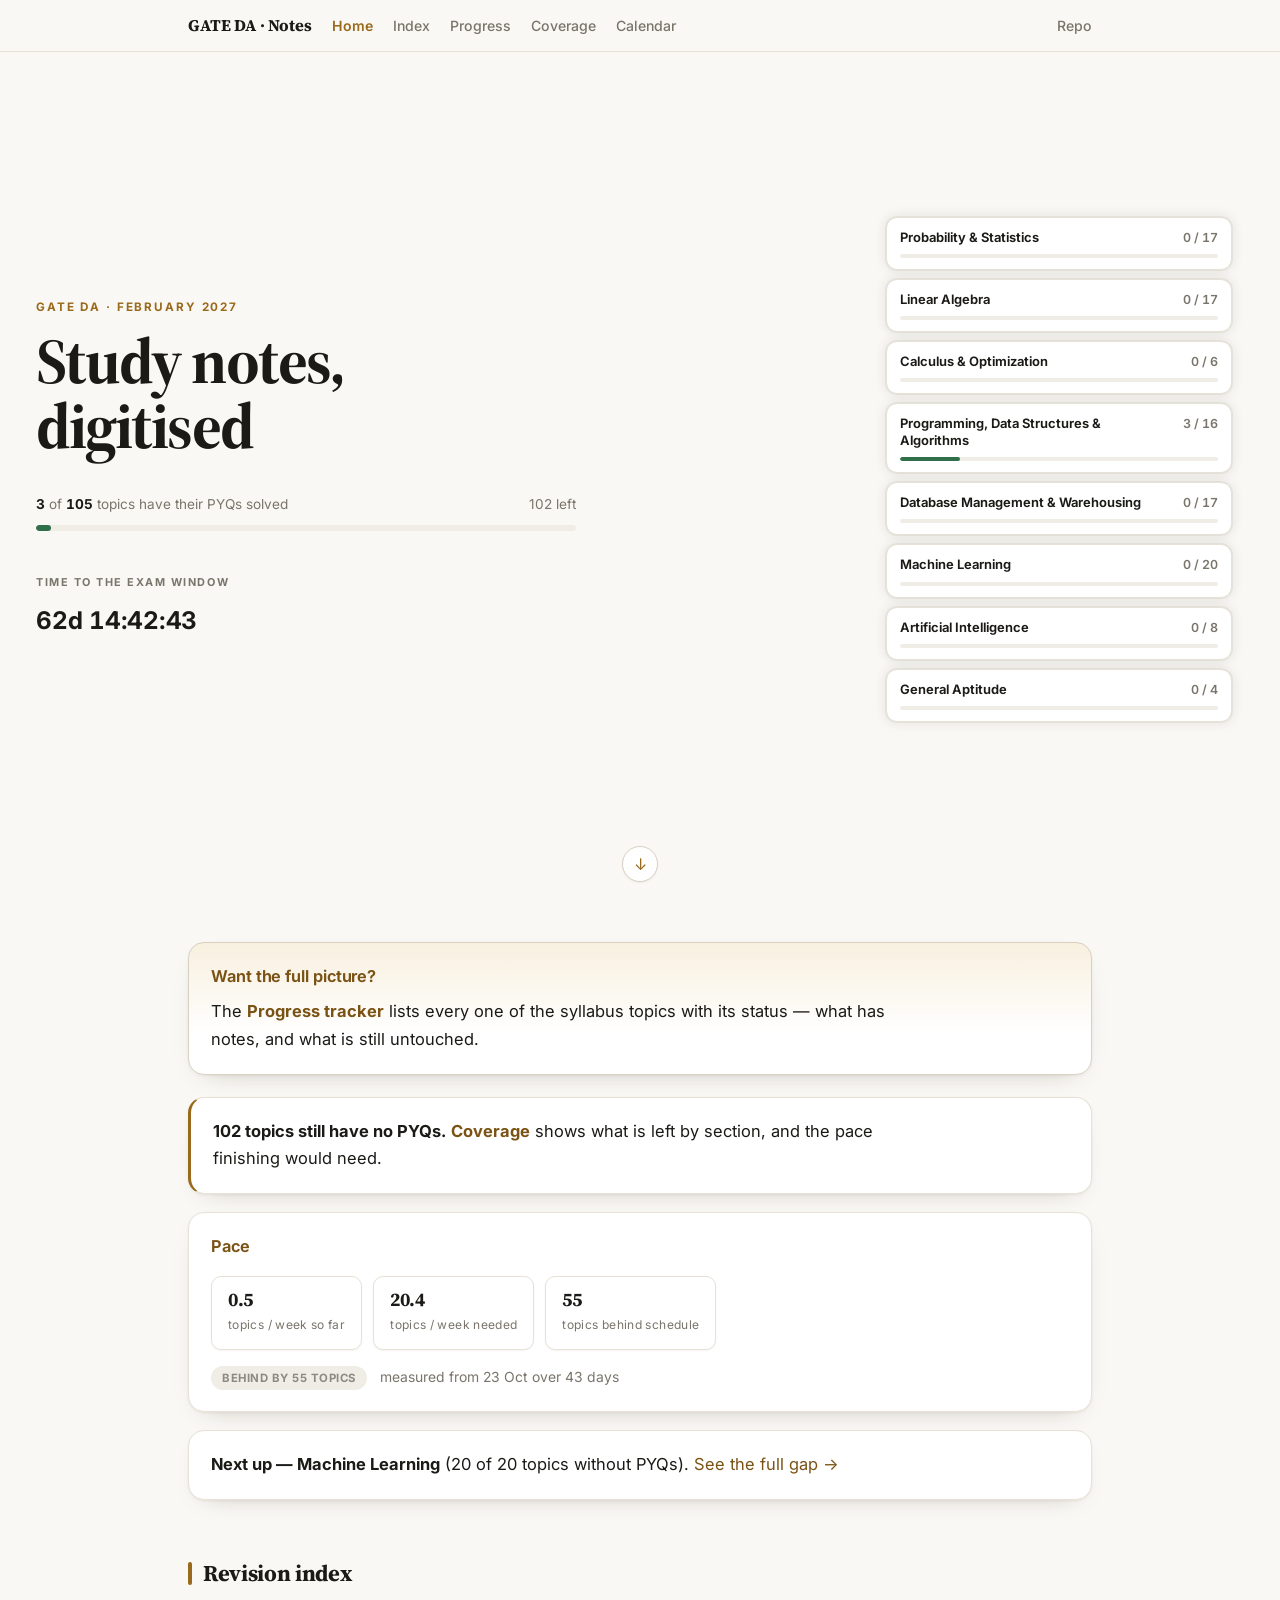
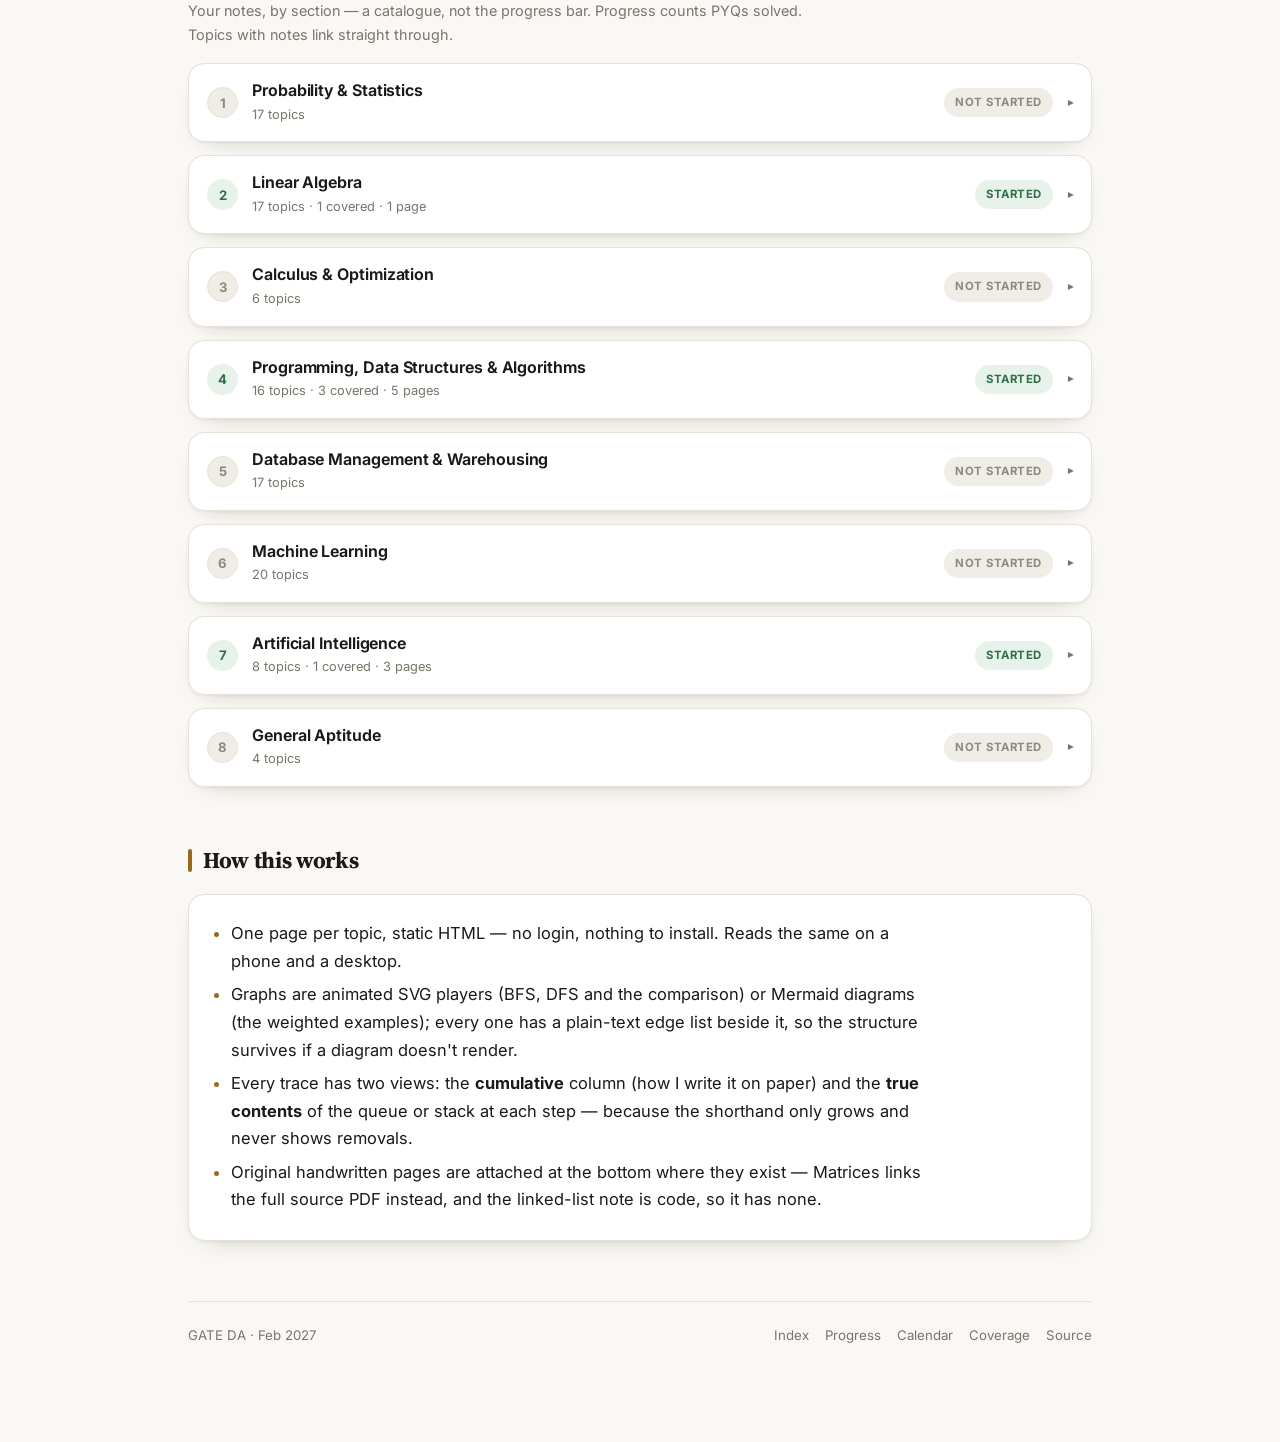
<file: index.html>
<!doctype html><html lang="en"><head><meta charset="utf-8"><meta name="viewport" content="width=device-width,initial-scale=1"><meta name="color-scheme" content="light dark"><link rel="icon" href="assets/favicon.svg" type="image/svg+xml"><link rel="icon" href="assets/favicon-32.png" sizes="32x32" type="image/png"><link rel="apple-touch-icon" href="assets/apple-touch-icon.png"><meta name="theme-color" content="#9a6a1c"><title>GATE DA — Study Notes · GATE DA Notes</title><link rel="preconnect" href="https://fonts.googleapis.com"><link rel="preconnect" href="https://fonts.gstatic.com" crossorigin><link href="https://fonts.googleapis.com/css2?family=Inter:wght@400;500;600;700&family=JetBrains+Mono:wght@400;600&family=Source+Serif+4:opsz,wght@8..60,600;8..60,700&display=swap" rel="stylesheet"><link rel="stylesheet" href="assets/site.css?v=25"></head><body><div class="nav"><div class="in"><a class="brand" href="index.html#top">GATE DA · Notes</a><a class="lnk on" href="index.html">Home</a><a class="lnk" href="index.html#index">Index</a><a class="lnk" href="progress.html">Progress</a><a class="lnk" href="coverage.html">Coverage</a><a class="lnk" href="calendar.html">Calendar</a><span class="sp"></span><a class="lnk" href="https://github.com/theskpaul/gate-da-notes">Repo</a></div></div><section class="landing" data-exam="2027-02-06" data-finish="2027-01-09" data-total="105" data-covered="0">
 <div class="landing-left">
  <p class="eyebrow">GATE DA · February 2027</p>
  <h1>Study notes, digitised</h1>
  <div class="lprog">
   <div class="ltxt">
    <span><b data-out="covered">0</b> of <b data-out="total">105</b> topics have their PYQs solved</span>
    <span><span data-out="left">105</span> left</span>
   </div>
   <div class="lbar"><div data-out="bar" style="width:3.8%"></div></div>
  </div>
  <div class="ltime"><small>Time to the exam window</small><span data-out="clock">—</span></div>
 </div>
 <aside class="landing-right">
  <a class="lcard" data-sec="sec-1" href="progress.html#sec-1"><div class="lname"><span>Probability &amp; Statistics</span><span class="lnum">0 / 17</span></div><div class="lbar"><div style="width:0.0%"></div></div></a>
  <a class="lcard" data-sec="sec-2" href="progress.html#sec-2"><div class="lname"><span>Linear Algebra</span><span class="lnum">0 / 17</span></div><div class="lbar"><div style="width:0.0%"></div></div></a>
  <a class="lcard" data-sec="sec-3" href="progress.html#sec-3"><div class="lname"><span>Calculus &amp; Optimization</span><span class="lnum">0 / 6</span></div><div class="lbar"><div style="width:0.0%"></div></div></a>
  <a class="lcard" data-sec="sec-4" href="progress.html#sec-4"><div class="lname"><span>Programming, Data Structures &amp; Algorithms</span><span class="lnum">0 / 16</span></div><div class="lbar"><div style="width:0.0%"></div></div></a>
  <a class="lcard" data-sec="sec-5" href="progress.html#sec-5"><div class="lname"><span>Database Management &amp; Warehousing</span><span class="lnum">0 / 17</span></div><div class="lbar"><div style="width:0.0%"></div></div></a>
  <a class="lcard" data-sec="sec-6" href="progress.html#sec-6"><div class="lname"><span>Machine Learning</span><span class="lnum">0 / 20</span></div><div class="lbar"><div style="width:0.0%"></div></div></a>
  <a class="lcard" data-sec="sec-7" href="progress.html#sec-7"><div class="lname"><span>Artificial Intelligence</span><span class="lnum">0 / 8</span></div><div class="lbar"><div style="width:0.0%"></div></div></a>
  <a class="lcard" data-sec="sec-8" href="progress.html#sec-8"><div class="lname"><span>General Aptitude</span><span class="lnum">0 / 4</span></div><div class="lbar"><div style="width:0.0%"></div></div></a>
 </aside>
 <a class="scroll-hint" href="#below" aria-label="Scroll down to the notes">↓</a>
</section>

<div class="wrap" id="below">
<div class="card accent">
<h3 style="margin-top:0">Want the full picture?</h3>
<p style="margin:0">The <a href="progress.html"><b>Progress tracker</b></a> lists every one of the syllabus topics with its status — what has notes, and what is still untouched.</p>
</div>

<div class="card" style="margin-top:22px;border-left:3px solid var(--accent)">
<p style="margin:0"><b><span data-out="left">—</span> topics still have no PYQs.</b> <a href="coverage.html"><b>Coverage</b></a> shows what is left by section, and the pace finishing would need.</p>
</div>

<div class="card" id="momentum">
<h3 style="margin-top:0">Pace</h3>
<div class="momentum">
 <div class="stat"><b data-out="actual">—</b><span>topics / week so far</span></div>
 <div class="stat"><b data-out="pace">—</b><span>topics / week needed</span></div>
 <div class="stat"><b data-out="behind">—</b><span>topics behind schedule</span></div>
</div>
<p style="margin:13px 0 0"><span id="pace-state" class="pill">—</span>
<span style="color:var(--muted);font-size:.87rem;margin-left:8px">measured from 23 Oct over
<span data-out="elapsed">—</span> days</span></p>
</div>

<div class="card" id="next-up" data-sections='[{"name":"Machine Learning","total":20,"left":20},{"name":"Probability &amp; Statistics","total":17,"left":17},{"name":"Database Management &amp; Warehousing","total":17,"left":17},{"name":"Linear Algebra","total":17,"left":16},{"name":"Programming, Data Structures &amp; Algorithms","total":16,"left":13},{"name":"Artificial Intelligence","total":8,"left":7},{"name":"Calculus &amp; Optimization","total":6,"left":6},{"name":"General Aptitude","total":4,"left":4}]'>
<p style="margin:0"><b>Next up — <span data-out="nu-name">Machine Learning</span></b>
(<span data-out="nu-count">20 of 20</span> topics without PYQs).
<a href="coverage.html">See the full gap →</a></p>
</div>

<h2 id="index"><span class="bar"></span>Revision index</h2>
<p class="sub">Your notes, by section — a catalogue, not the progress bar. Progress counts PYQs solved. Topics with notes link straight through.</p>
<details class="sec"><summary><span class="num">1</span><span class="t"><b>Probability &amp; Statistics</b><small>17 topics</small></span><span class="pill">Not started</span></summary><div class="body"><ul><li><span class="dot"></span><span class="none">No notes yet — 17 topics in this section</span></li></ul></div></details><details class="sec"><summary><span class="num done">2</span><span class="t"><b>Linear Algebra</b><small>17 topics · 1 covered · 1 page</small></span><span class="pill ok">Started</span></summary><div class="body"><ul><li class="has"><span class="dot"></span><span><a href="matrices.html">Matrices &amp; Determinants</a></span></li></ul></div></details><details class="sec"><summary><span class="num">3</span><span class="t"><b>Calculus &amp; Optimization</b><small>6 topics</small></span><span class="pill">Not started</span></summary><div class="body"><ul><li><span class="dot"></span><span class="none">No notes yet — 6 topics in this section</span></li></ul></div></details><details class="sec"><summary><span class="num done">4</span><span class="t"><b>Programming, Data Structures &amp; Algorithms</b><small>16 topics · 3 covered · 5 pages</small></span><span class="pill ok">Started</span></summary><div class="body"><ul><li class="has"><span class="dot"></span><span><a href="linked-list.html">Linked List — implementation</a></span></li><li class="has"><span class="dot"></span><span><a href="stack.html">Stack — array-backed</a></span></li><li class="has"><span class="dot"></span><span><a href="stack-linked.html">Stack — linked-list backed</a></span></li><li class="has"><span class="dot"></span><span><a href="queue.html">Queue — array-backed</a></span></li><li class="has"><span class="dot"></span><span><a href="queue-linked.html">Queue — linked-list backed</a></span></li></ul></div></details><details class="sec"><summary><span class="num">5</span><span class="t"><b>Database Management &amp; Warehousing</b><small>17 topics</small></span><span class="pill">Not started</span></summary><div class="body"><ul><li><span class="dot"></span><span class="none">No notes yet — 17 topics in this section</span></li></ul></div></details><details class="sec"><summary><span class="num">6</span><span class="t"><b>Machine Learning</b><small>20 topics</small></span><span class="pill">Not started</span></summary><div class="body"><ul><li><span class="dot"></span><span class="none">No notes yet — 20 topics in this section</span></li></ul></div></details><details class="sec"><summary><span class="num done">7</span><span class="t"><b>Artificial Intelligence</b><small>8 topics · 1 covered · 3 pages</small></span><span class="pill ok">Started</span></summary><div class="body"><ul><li class="has"><span class="dot"></span><span><a href="bfs.html">Uninformed Search — BFS</a></span></li><li class="has"><span class="dot"></span><span><a href="dfs.html">Depth First Search — DFS</a></span></li><li class="has"><span class="dot"></span><span><a href="comparison.html">BFS vs DFS — comparison</a></span></li><li class="has"><span class="dot"></span><span><a href="bfs-directed.html">BFS on a directed graph</a></span></li><li class="has"><span class="dot"></span><span><a href="comparison-directed.html">BFS vs DFS — directed graph</a></span></li></ul></div></details><details class="sec"><summary><span class="num">8</span><span class="t"><b>General Aptitude</b><small>4 topics</small></span><span class="pill">Not started</span></summary><div class="body"><ul><li><span class="dot"></span><span class="none">No notes yet — 4 topics in this section</span></li></ul></div></details>

<h2><span class="bar"></span>How this works</h2>
<div class="card">
<ul style="margin:0">
<li>One page per topic, static HTML — no login, nothing to install. Reads the same on a phone and a desktop.</li>
<li>Graphs are animated SVG players (BFS, DFS and the comparison) or Mermaid diagrams (the weighted examples); every one has a plain-text edge list beside it, so the structure survives if a diagram doesn't render.</li>
<li>Every trace has two views: the <b>cumulative</b> column (how I write it on paper) and the
<b>true contents</b> of the queue or stack at each step — because the shorthand only grows and never
shows removals.</li>
<li>Original handwritten pages are attached at the bottom where they exist — Matrices links the full source PDF instead, and the linked-list note is code, so it has none.</li>
</ul>
</div>
<footer><span>GATE DA · Feb 2027</span><span class="sp"></span><a href="index.html">Index</a><a href="progress.html">Progress</a><a href="calendar.html">Calendar</a><a href="coverage.html">Coverage</a><a href="https://github.com/theskpaul/gate-da-notes">Source</a></footer></div><script src="assets/player.js?v=6" defer></script><script src="assets/pyq.js?v=2" defer></script><script src="assets/urgency.js?v=10" defer></script><script src="assets/flip.js?v=2" defer></script><script src="assets/calendar.js?v=3" defer></script>
</body></html>
</file>
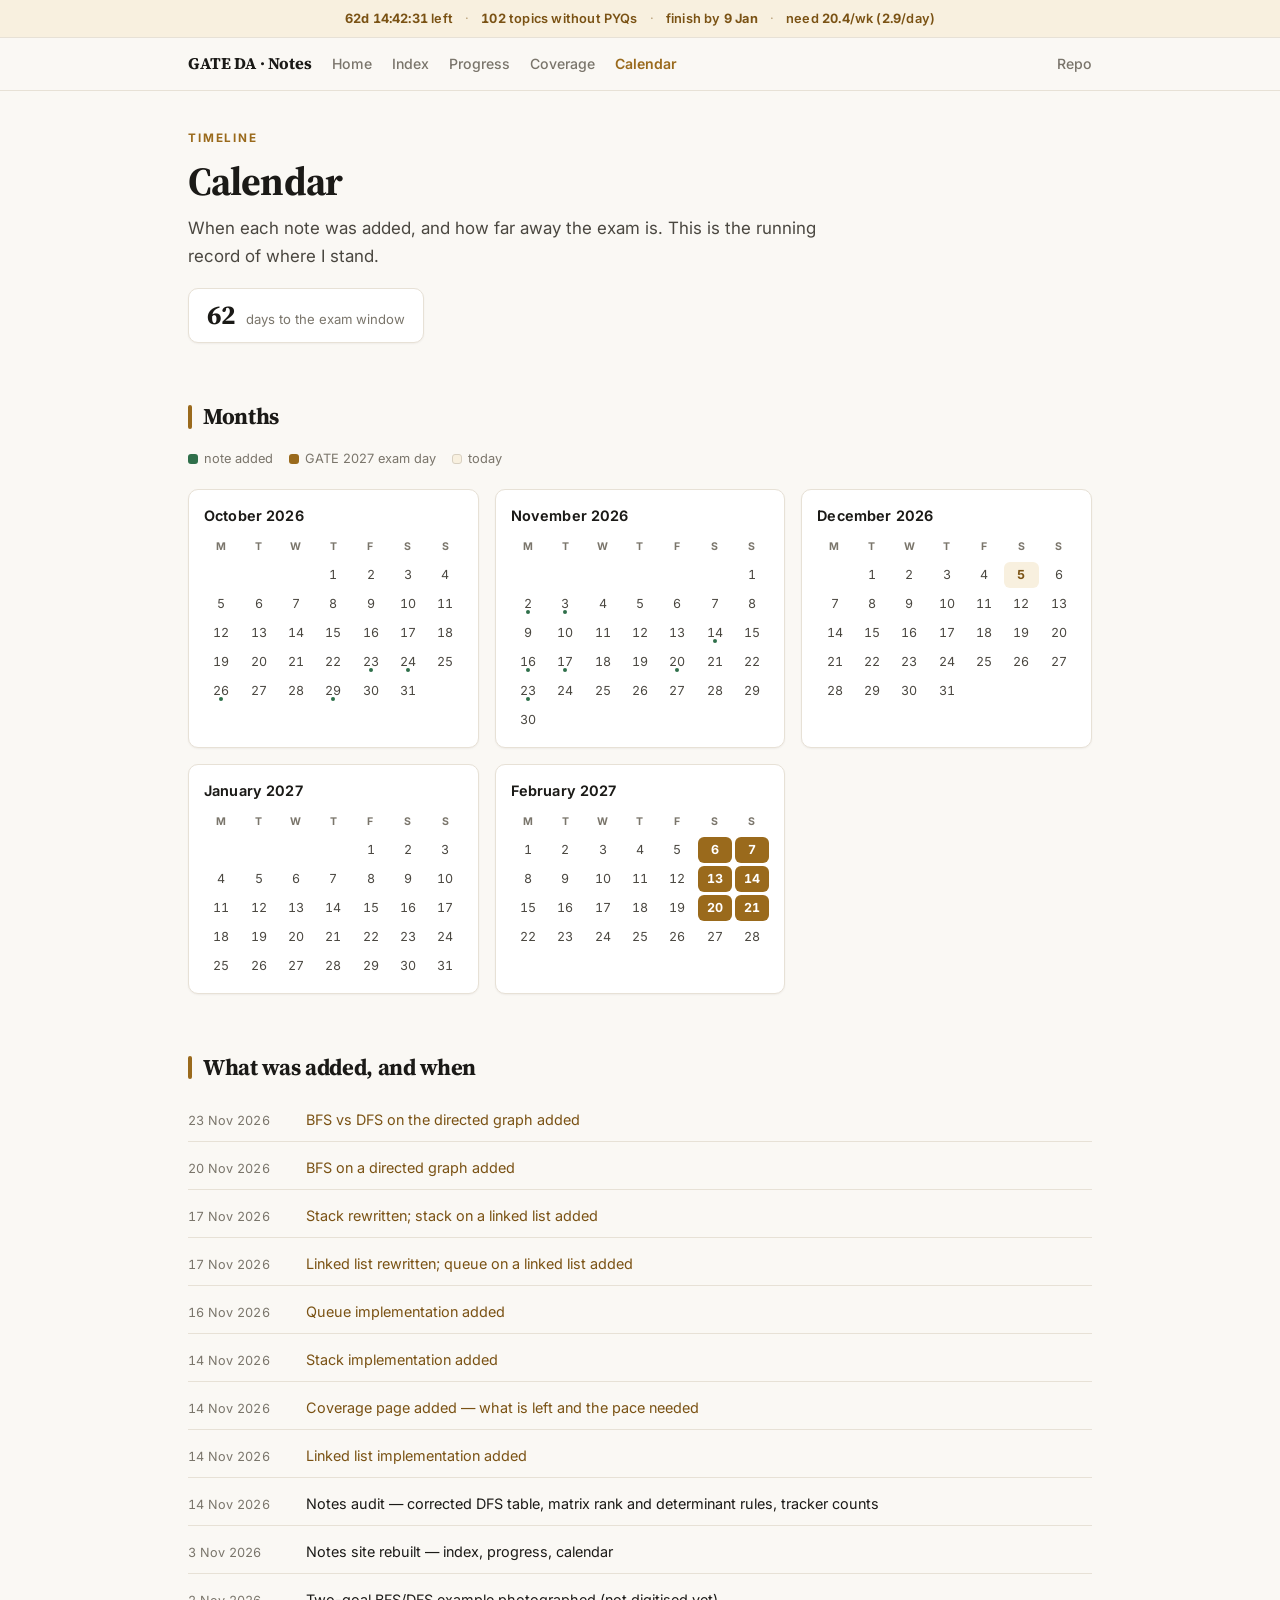
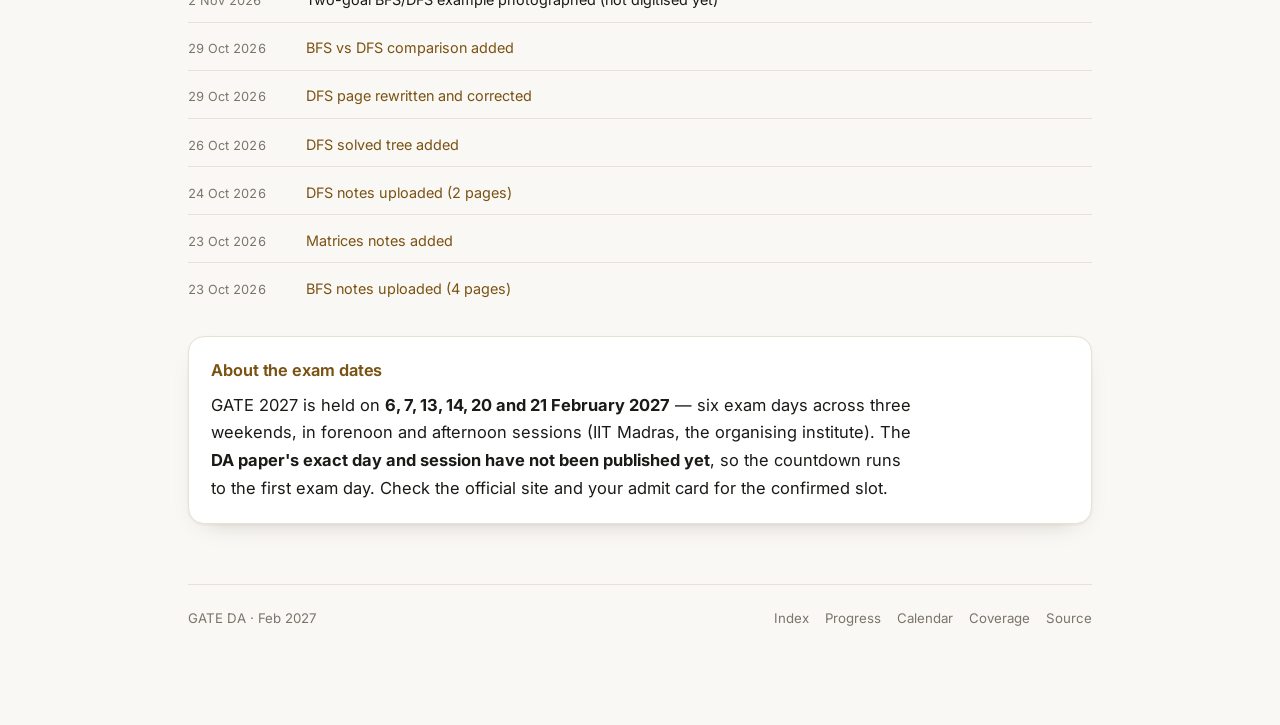
<file: calendar.html>
<!doctype html><html lang="en"><head><meta charset="utf-8"><meta name="viewport" content="width=device-width,initial-scale=1"><meta name="color-scheme" content="light dark"><link rel="icon" href="assets/favicon.svg" type="image/svg+xml"><link rel="icon" href="assets/favicon-32.png" sizes="32x32" type="image/png"><link rel="apple-touch-icon" href="assets/apple-touch-icon.png"><meta name="theme-color" content="#9a6a1c"><title>Calendar · GATE DA Notes</title><link rel="preconnect" href="https://fonts.googleapis.com"><link rel="preconnect" href="https://fonts.gstatic.com" crossorigin><link href="https://fonts.googleapis.com/css2?family=Inter:wght@400;500;600;700&family=JetBrains+Mono:wght@400;600&family=Source+Serif+4:opsz,wght@8..60,600;8..60,700&display=swap" rel="stylesheet"><link rel="stylesheet" href="assets/site.css?v=25"></head><body><div class="nav"><div class="in"><a class="brand" href="index.html#top">GATE DA · Notes</a><a class="lnk" href="index.html">Home</a><a class="lnk" href="index.html#index">Index</a><a class="lnk" href="progress.html">Progress</a><a class="lnk" href="coverage.html">Coverage</a><a class="lnk on" href="calendar.html">Calendar</a><span class="sp"></span><a class="lnk" href="https://github.com/theskpaul/gate-da-notes">Repo</a></div></div><div class="wrap">
<div class="hero">
 <p class="eyebrow">Timeline</p>
 <h1>Calendar</h1>
 <p class="lede">When each note was added, and how far away the exam is. This is the running record
 of where I stand.</p>
 <div class="cal-count" id="countdown"></div>
</div>

<h2><span class="bar"></span>Months</h2>
<div class="cal-legend">
 <span><i style="background:var(--ok)"></i>note added</span>
 <span><i style="background:var(--accent)"></i>GATE 2027 exam day</span>
 <span><i style="background:var(--accent-soft);border:1px solid var(--line-strong)"></i>today</span>
</div>
<div class="cal-months" id="cal-months"></div>

<h2><span class="bar"></span>What was added, and when</h2>
<ul class="cal-log" id="cal-log"></ul>

<div class="card" style="margin-top:26px">
<h3 style="margin-top:0">About the exam dates</h3>
<p style="margin:0">GATE 2027 is held on <b>6, 7, 13, 14, 20 and 21 February 2027</b> — six exam days
across three weekends, in forenoon and afternoon sessions (IIT Madras, the organising institute).
The <b>DA paper's exact day and session have not been published yet</b>, so the countdown runs to the
first exam day. Check the official site and your admit card for the confirmed slot.</p>
</div>

<script type="application/json" id="cal-data">{"exam": ["2027-02-06", "2027-02-07", "2027-02-13", "2027-02-14", "2027-02-20", "2027-02-21"], "months": ["2026-10", "2026-11", "2026-12", "2027-01", "2027-02"], "events": [{"d": "2026-10-23", "t": "BFS notes uploaded (4 pages)", "h": "bfs.html"}, {"d": "2026-10-23", "t": "Matrices notes added", "h": "matrices.html"}, {"d": "2026-10-24", "t": "DFS notes uploaded (2 pages)", "h": "dfs.html"}, {"d": "2026-10-26", "t": "DFS solved tree added", "h": "dfs.html"}, {"d": "2026-10-29", "t": "DFS page rewritten and corrected", "h": "dfs.html"}, {"d": "2026-10-29", "t": "BFS vs DFS comparison added", "h": "comparison.html"}, {"d": "2026-11-02", "t": "Two-goal BFS/DFS example photographed (not digitised yet)"}, {"d": "2026-11-03", "t": "Notes site rebuilt \u2014 index, progress, calendar"}, {"d": "2026-11-14", "t": "Notes audit \u2014 corrected DFS table, matrix rank and determinant rules, tracker counts"}, {"d": "2026-11-14", "t": "Linked list implementation added", "h": "linked-list.html"}, {"d": "2026-11-14", "t": "Coverage page added \u2014 what is left and the pace needed", "h": "coverage.html"}, {"d": "2026-11-14", "t": "Stack implementation added", "h": "stack.html"}, {"d": "2026-11-16", "t": "Queue implementation added", "h": "queue.html"}, {"d": "2026-11-17", "t": "Linked list rewritten; queue on a linked list added", "h": "queue-linked.html"}, {"d": "2026-11-17", "t": "Stack rewritten; stack on a linked list added", "h": "stack-linked.html"}, {"d": "2026-11-20", "t": "BFS on a directed graph added", "h": "bfs-directed.html"}, {"d": "2026-11-23", "t": "BFS vs DFS on the directed graph added", "h": "comparison-directed.html"}]}</script>
<div id="cal" hidden></div>
<footer><span>GATE DA · Feb 2027</span><span class="sp"></span><a href="index.html">Index</a><a href="progress.html">Progress</a><a href="calendar.html">Calendar</a><a href="coverage.html">Coverage</a><a href="https://github.com/theskpaul/gate-da-notes">Source</a></footer></div><script src="assets/player.js?v=6" defer></script><script src="assets/calendar.js?v=3" defer></script><script src="assets/pyq.js?v=2" defer></script><script src="assets/urgency.js?v=10" defer></script></body></html>
</file>
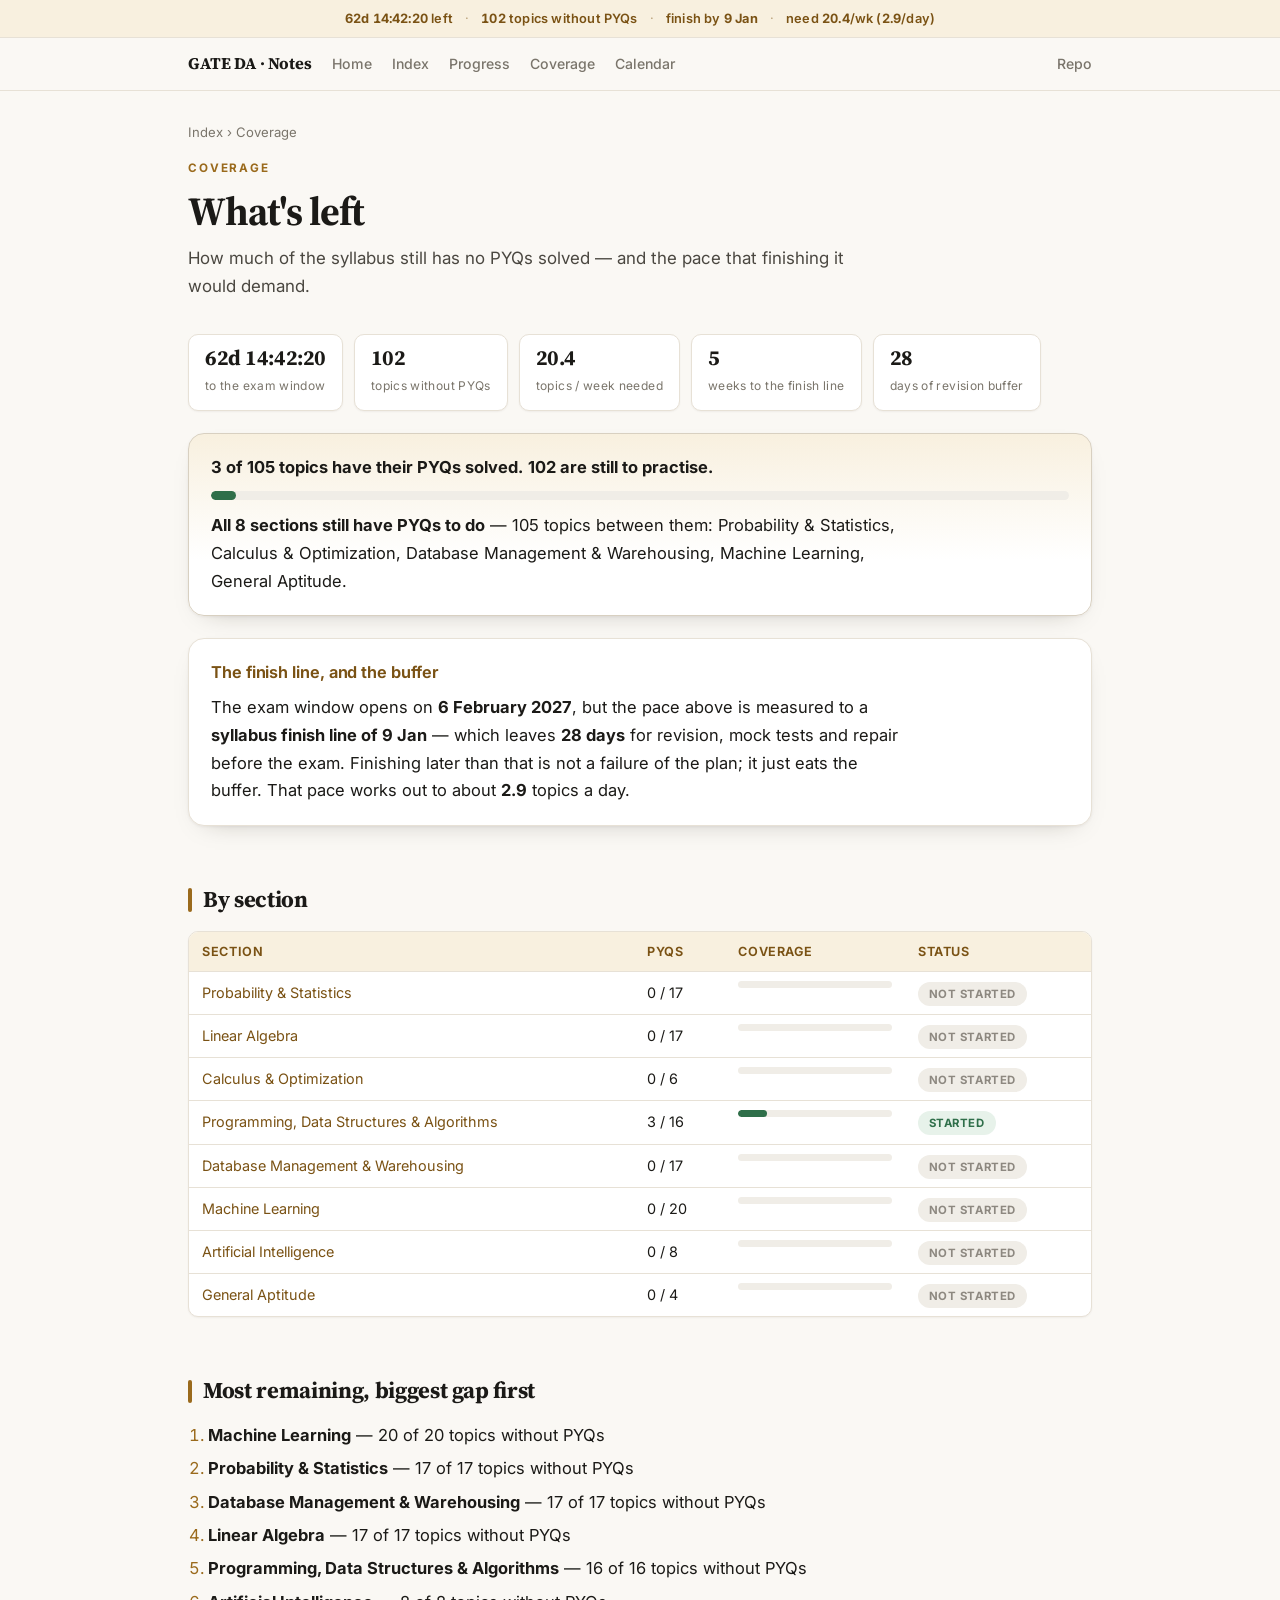
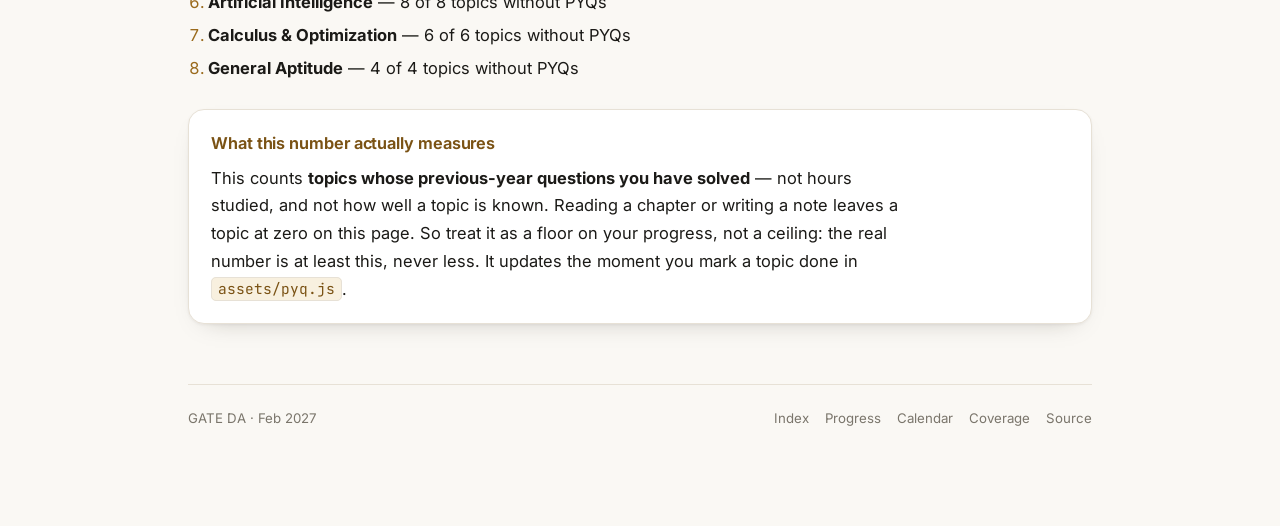
<file: coverage.html>
<!doctype html><html lang="en"><head><meta charset="utf-8"><meta name="viewport" content="width=device-width,initial-scale=1"><meta name="color-scheme" content="light dark"><link rel="icon" href="assets/favicon.svg" type="image/svg+xml"><link rel="icon" href="assets/favicon-32.png" sizes="32x32" type="image/png"><link rel="apple-touch-icon" href="assets/apple-touch-icon.png"><meta name="theme-color" content="#9a6a1c"><title>Coverage · GATE DA Notes</title><link rel="preconnect" href="https://fonts.googleapis.com"><link rel="preconnect" href="https://fonts.gstatic.com" crossorigin><link href="https://fonts.googleapis.com/css2?family=Inter:wght@400;500;600;700&family=JetBrains+Mono:wght@400;600&family=Source+Serif+4:opsz,wght@8..60,600;8..60,700&display=swap" rel="stylesheet"><link rel="stylesheet" href="assets/site.css?v=25"></head><body><div class="nav"><div class="in"><a class="brand" href="index.html#top">GATE DA · Notes</a><a class="lnk" href="index.html">Home</a><a class="lnk" href="index.html#index">Index</a><a class="lnk" href="progress.html">Progress</a><a class="lnk" href="coverage.html">Coverage</a><a class="lnk" href="calendar.html">Calendar</a><span class="sp"></span><a class="lnk" href="https://github.com/theskpaul/gate-da-notes">Repo</a></div></div><div class="wrap">
<p class="crumb"><a href="index.html">Index</a> › Coverage</p>
<div class="hero">
 <p class="eyebrow">Coverage</p>
 <h1>What's left</h1>
 <p class="lede">How much of the syllabus still has no PYQs solved — and the pace that finishing it
 would demand.</p>
</div>

<div class="stats" data-exam="2027-02-06" data-finish="2027-01-09" data-total="105" data-covered="0">
 <div class="stat"><b data-out="clock">—</b><span>to the exam window</span></div>
 <div class="stat"><b data-out="left">—</b><span>topics without PYQs</span></div>
 <div class="stat"><b data-out="pace">—</b><span>topics / week needed</span></div>
 <div class="stat"><b data-out="weeks">—</b><span>weeks to the finish line</span></div>
 <div class="stat"><b data-out="buffer">—</b><span>days of revision buffer</span></div>
</div>

<div class="card accent" style="margin-top:22px">
<p style="margin:0 0 10px"><b><span data-out="covered">0</span> of <span data-out="total">105</span> topics have their PYQs solved.</b>
<b><span data-out="left">—</span> are still to practise.</b></p>
<div style="height:9px;border-radius:5px;background:var(--idle-soft);overflow:hidden;margin:0 0 12px">
 <div data-out="bar" style="height:100%;width:0;background:var(--ok);border-radius:5px;transition:width .4s ease"></div>
</div>
<p style="margin:0"><b>All 8 sections still have PYQs to do</b> — 105 topics between them:
Probability &amp; Statistics, Calculus &amp; Optimization, Database Management &amp; Warehousing, Machine Learning, General Aptitude.</p>
</div>

<div class="card" style="margin-top:22px">
<h3 style="margin-top:0">The finish line, and the buffer</h3>
<p style="margin:0">The exam window opens on <b>6 February 2027</b>, but the pace above is measured to a
<b>syllabus finish line of <span data-out="finish">9 Jan</span></b> — which leaves
<b><span data-out="buffer">28</span> days</b> for revision, mock tests and repair before the exam.
Finishing later than that is not a failure of the plan; it just eats the buffer. That pace works
out to about <b data-out="perday">—</b> topics a day.</p>
</div>

<h2><span class="bar"></span>By section</h2>
<div class="tw"><table><thead><tr><th>Section</th><th>PYQs</th><th>Coverage</th><th>Status</th></tr></thead>
<tbody><tr data-sec="sec-1"><td><a href="progress.html#sec-1">Probability &amp; Statistics</a></td><td style="white-space:nowrap" class="cnum">0 / 17</td><td style="min-width:130px"><div style="height:7px;border-radius:4px;background:var(--idle-soft);overflow:hidden"><div class="cbar" style="height:100%;width:0.0%;background:var(--ok);border-radius:4px"></div></div></td><td><span class="pill cstat">Not started</span></td></tr><tr data-sec="sec-2"><td><a href="progress.html#sec-2">Linear Algebra</a></td><td style="white-space:nowrap" class="cnum">0 / 17</td><td style="min-width:130px"><div style="height:7px;border-radius:4px;background:var(--idle-soft);overflow:hidden"><div class="cbar" style="height:100%;width:0.0%;background:var(--ok);border-radius:4px"></div></div></td><td><span class="pill cstat">Not started</span></td></tr><tr data-sec="sec-3"><td><a href="progress.html#sec-3">Calculus &amp; Optimization</a></td><td style="white-space:nowrap" class="cnum">0 / 6</td><td style="min-width:130px"><div style="height:7px;border-radius:4px;background:var(--idle-soft);overflow:hidden"><div class="cbar" style="height:100%;width:0.0%;background:var(--ok);border-radius:4px"></div></div></td><td><span class="pill cstat">Not started</span></td></tr><tr data-sec="sec-4"><td><a href="progress.html#sec-4">Programming, Data Structures &amp; Algorithms</a></td><td style="white-space:nowrap" class="cnum">0 / 16</td><td style="min-width:130px"><div style="height:7px;border-radius:4px;background:var(--idle-soft);overflow:hidden"><div class="cbar" style="height:100%;width:0.0%;background:var(--ok);border-radius:4px"></div></div></td><td><span class="pill cstat">Not started</span></td></tr><tr data-sec="sec-5"><td><a href="progress.html#sec-5">Database Management &amp; Warehousing</a></td><td style="white-space:nowrap" class="cnum">0 / 17</td><td style="min-width:130px"><div style="height:7px;border-radius:4px;background:var(--idle-soft);overflow:hidden"><div class="cbar" style="height:100%;width:0.0%;background:var(--ok);border-radius:4px"></div></div></td><td><span class="pill cstat">Not started</span></td></tr><tr data-sec="sec-6"><td><a href="progress.html#sec-6">Machine Learning</a></td><td style="white-space:nowrap" class="cnum">0 / 20</td><td style="min-width:130px"><div style="height:7px;border-radius:4px;background:var(--idle-soft);overflow:hidden"><div class="cbar" style="height:100%;width:0.0%;background:var(--ok);border-radius:4px"></div></div></td><td><span class="pill cstat">Not started</span></td></tr><tr data-sec="sec-7"><td><a href="progress.html#sec-7">Artificial Intelligence</a></td><td style="white-space:nowrap" class="cnum">0 / 8</td><td style="min-width:130px"><div style="height:7px;border-radius:4px;background:var(--idle-soft);overflow:hidden"><div class="cbar" style="height:100%;width:0.0%;background:var(--ok);border-radius:4px"></div></div></td><td><span class="pill cstat">Not started</span></td></tr><tr data-sec="sec-8"><td><a href="progress.html#sec-8">General Aptitude</a></td><td style="white-space:nowrap" class="cnum">0 / 4</td><td style="min-width:130px"><div style="height:7px;border-radius:4px;background:var(--idle-soft);overflow:hidden"><div class="cbar" style="height:100%;width:0.0%;background:var(--ok);border-radius:4px"></div></div></td><td><span class="pill cstat">Not started</span></td></tr></tbody></table></div>

<h2><span class="bar"></span>Most remaining, biggest gap first</h2>
<ol><li><b>Machine Learning</b> — 20 of 20 topics without PYQs</li><li><b>Probability &amp; Statistics</b> — 17 of 17 topics without PYQs</li><li><b>Database Management &amp; Warehousing</b> — 17 of 17 topics without PYQs</li><li><b>Linear Algebra</b> — 17 of 17 topics without PYQs</li><li><b>Programming, Data Structures &amp; Algorithms</b> — 16 of 16 topics without PYQs</li><li><b>Artificial Intelligence</b> — 8 of 8 topics without PYQs</li><li><b>Calculus &amp; Optimization</b> — 6 of 6 topics without PYQs</li><li><b>General Aptitude</b> — 4 of 4 topics without PYQs</li></ol>

<div class="card" style="margin-top:26px">
<h3 style="margin-top:0">What this number actually measures</h3>
<p style="margin:0">This counts <b>topics whose previous-year questions you have solved</b> — not hours studied, and not
how well a topic is known. Reading a chapter or writing a note leaves a topic at zero on this page. So treat
it as a floor on your progress, not a ceiling: the real number is at least this, never less. It updates the
moment you mark a topic done in <code>assets/pyq.js</code>.</p>
</div>
<footer><span>GATE DA · Feb 2027</span><span class="sp"></span><a href="index.html">Index</a><a href="progress.html">Progress</a><a href="calendar.html">Calendar</a><a href="coverage.html">Coverage</a><a href="https://github.com/theskpaul/gate-da-notes">Source</a></footer></div><script src="assets/player.js?v=6" defer></script><script src="assets/pyq.js?v=2" defer></script><script src="assets/urgency.js?v=10" defer></script><script src="assets/calendar.js?v=3" defer></script>
</body></html>
</file>
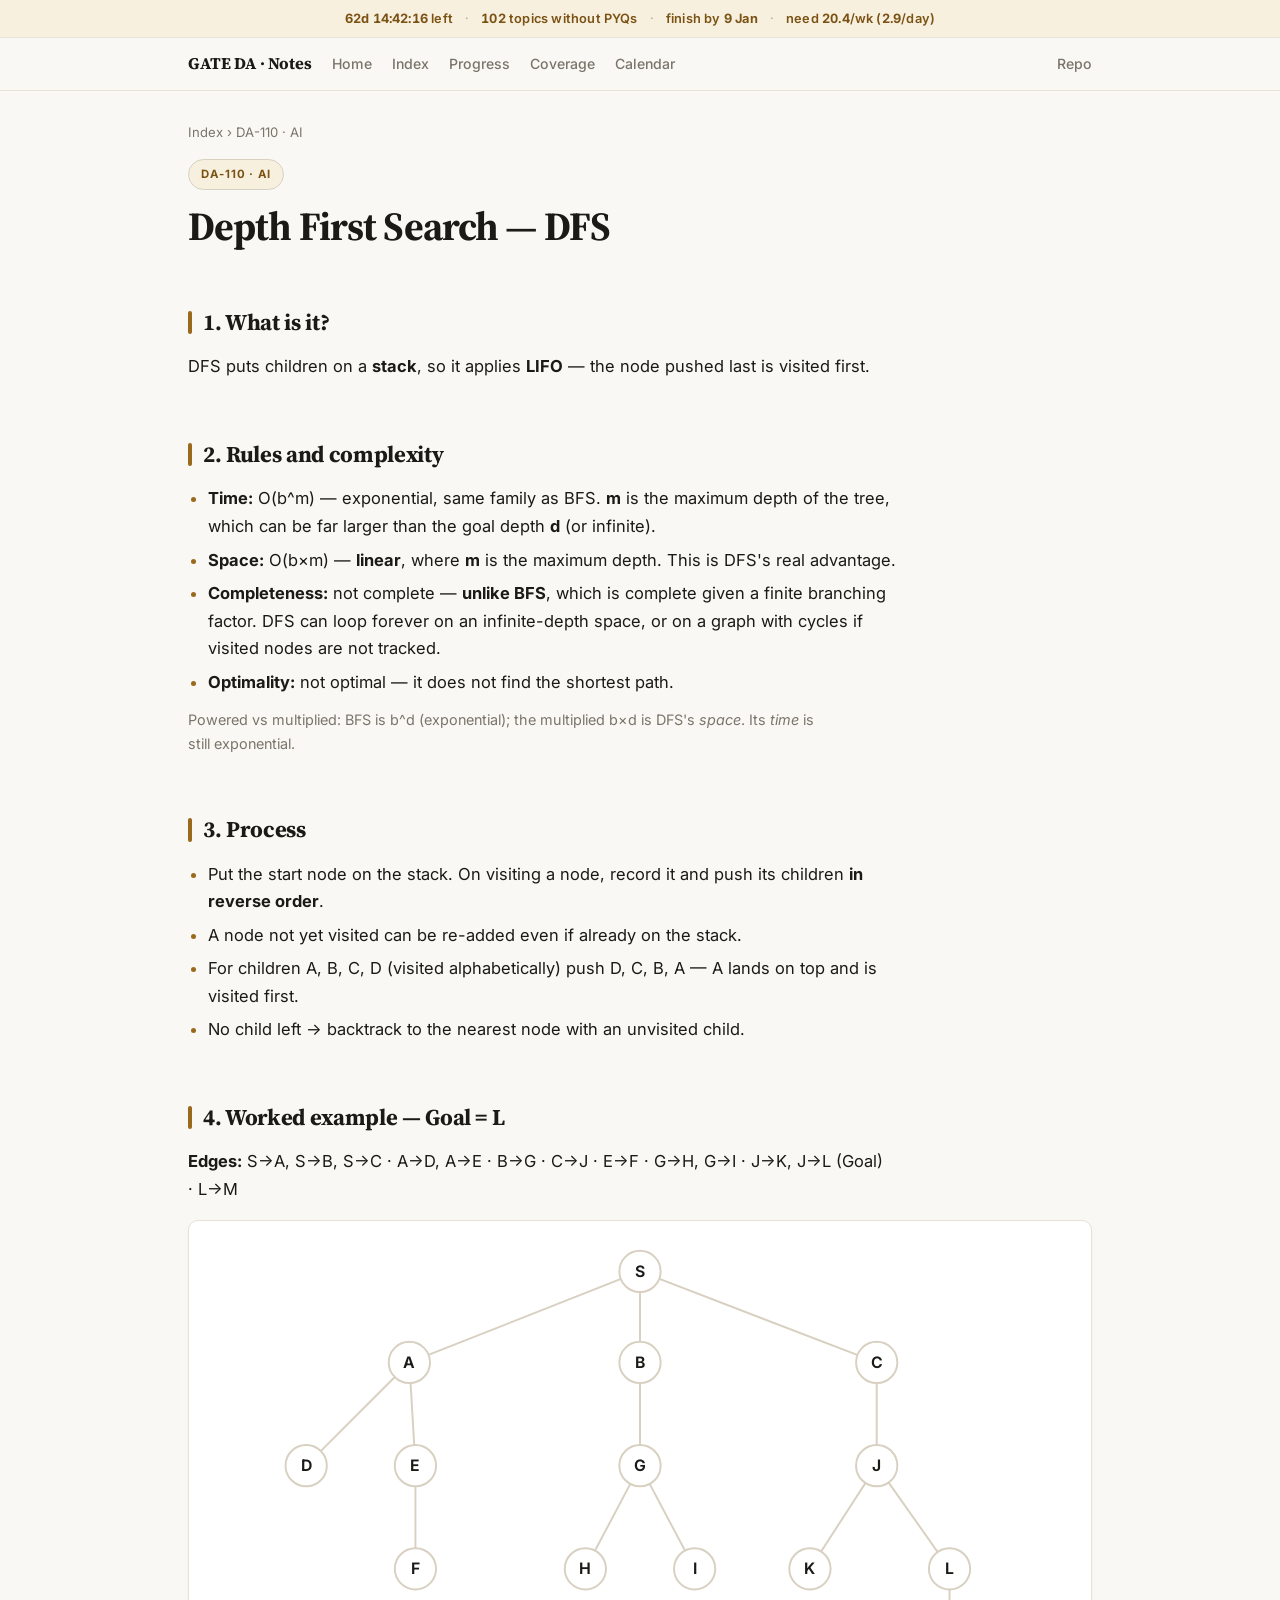
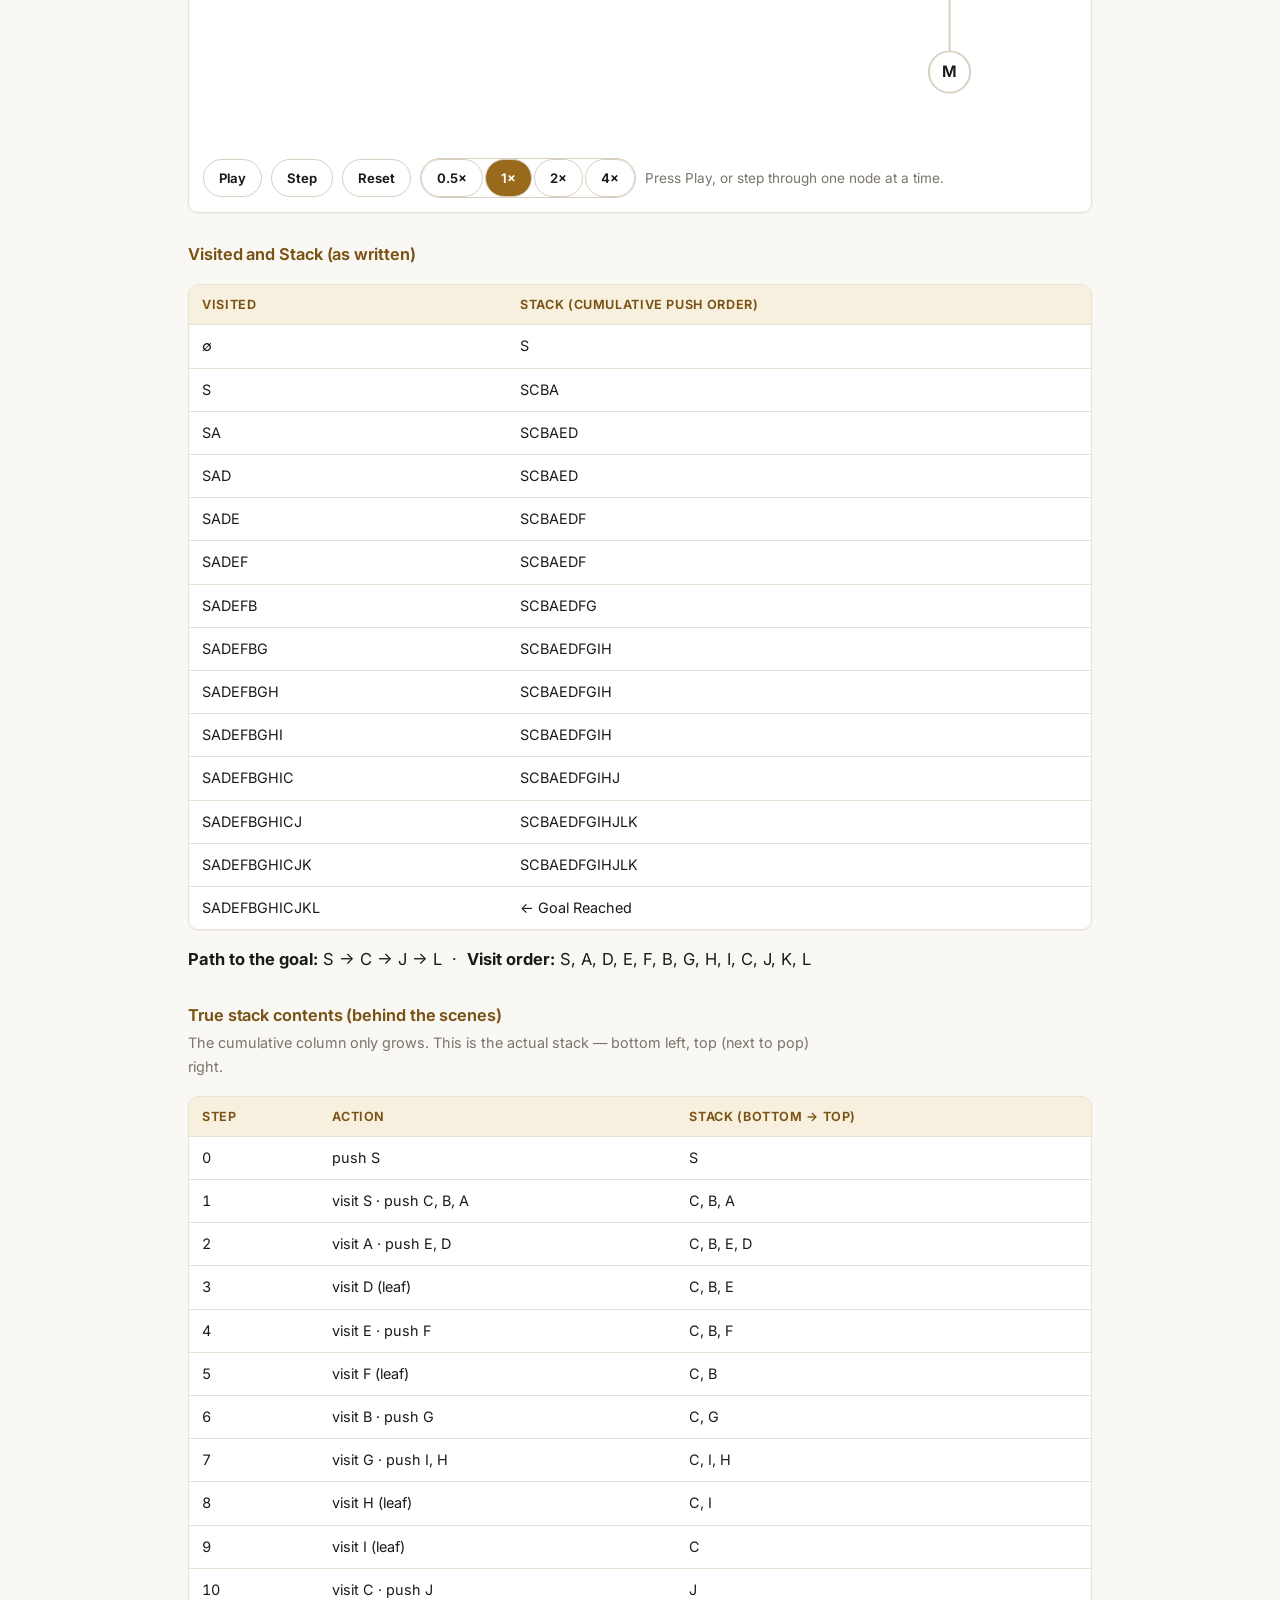
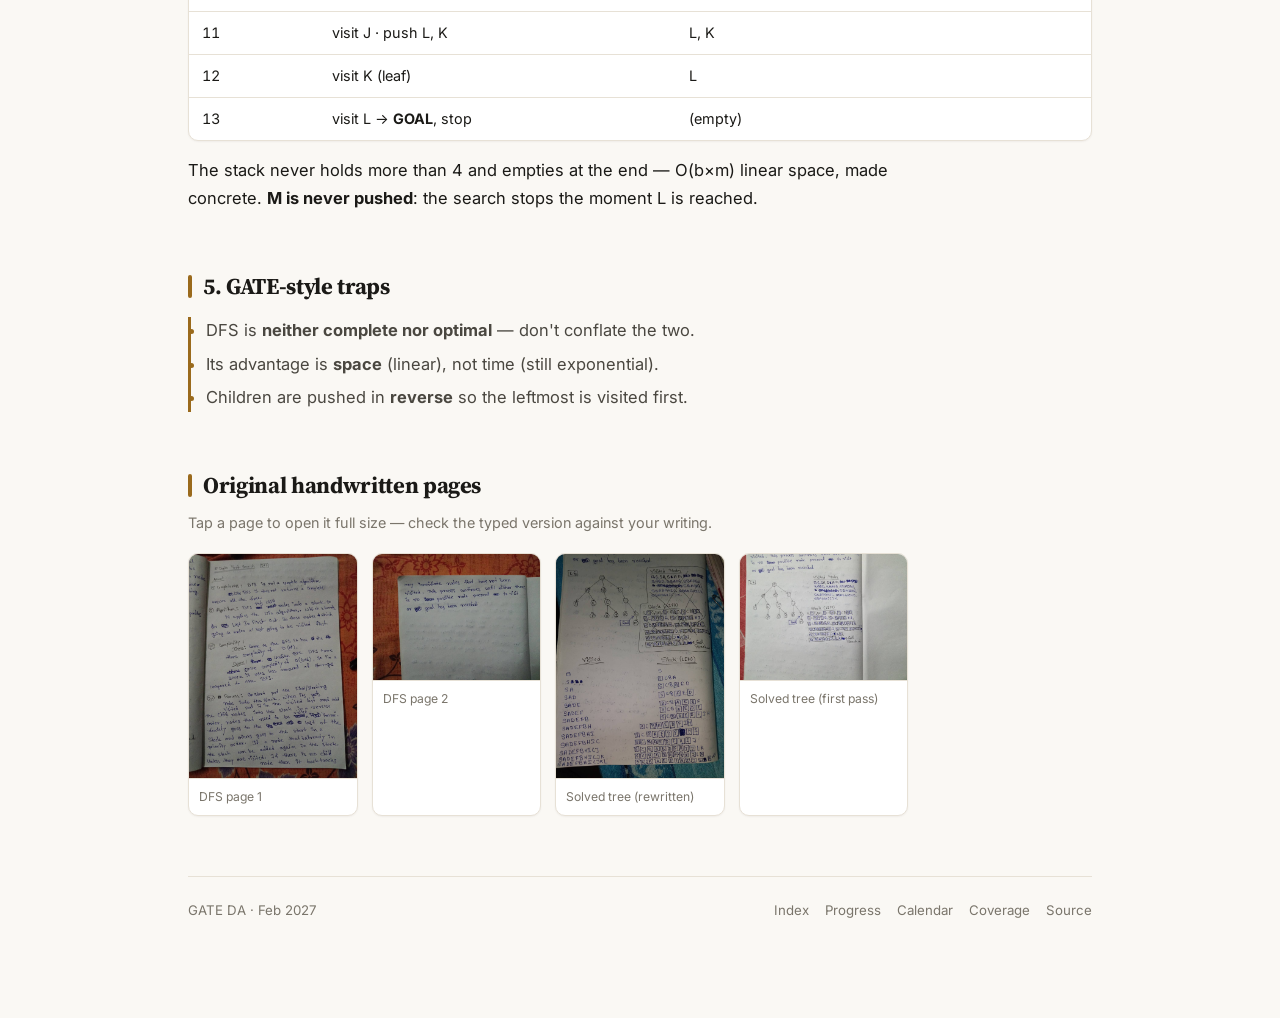
<file: dfs.html>
<!doctype html><html lang="en"><head><meta charset="utf-8"><meta name="viewport" content="width=device-width,initial-scale=1"><meta name="color-scheme" content="light dark"><link rel="icon" href="assets/favicon.svg" type="image/svg+xml"><link rel="icon" href="assets/favicon-32.png" sizes="32x32" type="image/png"><link rel="apple-touch-icon" href="assets/apple-touch-icon.png"><meta name="theme-color" content="#9a6a1c"><title>Depth First Search — DFS · GATE DA Notes</title><link rel="preconnect" href="https://fonts.googleapis.com"><link rel="preconnect" href="https://fonts.gstatic.com" crossorigin><link href="https://fonts.googleapis.com/css2?family=Inter:wght@400;500;600;700&family=JetBrains+Mono:wght@400;600&family=Source+Serif+4:opsz,wght@8..60,600;8..60,700&display=swap" rel="stylesheet"><link rel="stylesheet" href="assets/site.css?v=25"></head><body><script src="assets/speed.js?v=2" defer></script><div class="nav"><div class="in"><a class="brand" href="index.html#top">GATE DA · Notes</a><a class="lnk" href="index.html">Home</a><a class="lnk" href="index.html#index">Index</a><a class="lnk" href="progress.html">Progress</a><a class="lnk" href="coverage.html">Coverage</a><a class="lnk" href="calendar.html">Calendar</a><span class="sp"></span><a class="lnk" href="https://github.com/theskpaul/gate-da-notes">Repo</a></div></div><div class="wrap"><p class="crumb"><a href="index.html">Index</a> › DA-110 · AI</p><div class="hero"><span class="badge">DA-110 · AI</span><h1>Depth First Search — DFS</h1></div>
<h2><span class="bar"></span>1. What is it?</h2>
<p>DFS puts children on a <b>stack</b>, so it applies <b>LIFO</b> — the node pushed last is visited first.</p>

<h2><span class="bar"></span>2. Rules and complexity</h2>
<ul>
<li><b>Time:</b> O(b^m) — exponential, same family as BFS. <b>m</b> is the maximum depth of the tree, which can be far larger than the goal depth <b>d</b> (or infinite).</li>
<li><b>Space:</b> O(b×m) — <b>linear</b>, where <b>m</b> is the maximum depth. This is DFS's real advantage.</li>
<li><b>Completeness:</b> not complete — <b>unlike BFS</b>, which is complete given a finite branching factor. DFS can loop forever on an infinite-depth space, or on a graph with cycles if visited nodes are not tracked.</li>
<li><b>Optimality:</b> not optimal — it does not find the shortest path.</li>
</ul>
<p class="sub">Powered vs multiplied: BFS is b^d (exponential); the multiplied b×d is DFS's <em>space</em>.
Its <em>time</em> is still exponential.</p>

<h2><span class="bar"></span>3. Process</h2>
<ul>
<li>Put the start node on the stack. On visiting a node, record it and push its children <b>in reverse order</b>.</li>
<li>A node not yet visited can be re-added even if already on the stack.</li>
<li>For children A, B, C, D (visited alphabetically) push D, C, B, A — A lands on top and is visited first.</li>
<li>No child left → backtrack to the nearest node with an unvisited child.</li>
</ul>

<h2><span class="bar"></span>4. Worked example — Goal = L</h2>
<p><b>Edges:</b> S→A, S→B, S→C · A→D, A→E · B→G · C→J · E→F · G→H, G→I · J→K, J→L (Goal) · L→M</p>
<div class="gp" data-graph="g-dfs"><div class="gp-stage"></div><div class="gp-bar"><button class="gp-play" type="button">Play</button><button class="gp-step" type="button">Step</button><button class="gp-reset" type="button">Reset</button><span class="spd" role="group" aria-label="Animation speed"><button class="spd-btn" type="button" data-speed="0.5">0.5&times;</button><button class="spd-btn is-on" type="button" data-speed="1">1&times;</button><button class="spd-btn" type="button" data-speed="2">2&times;</button><button class="spd-btn" type="button" data-speed="4">4&times;</button></span><p class="gp-caption"></p></div></div><script type="application/json" id="g-dfs">{"width": 720, "height": 420, "alt": "DFS traversal of the example tree", "nodes": {"S": [360, 30], "A": [170, 105], "B": [360, 105], "C": [555, 105], "D": [85, 190], "E": [175, 190], "F": [175, 275], "G": [360, 190], "H": [315, 275], "I": [405, 275], "J": [555, 190], "K": [500, 275], "L": [615, 275], "M": [615, 360]}, "edges": [["S", "A"], ["S", "B"], ["S", "C"], ["A", "D"], ["A", "E"], ["E", "F"], ["B", "G"], ["G", "H"], ["G", "I"], ["C", "J"], ["J", "K"], ["J", "L"], ["L", "M"]], "steps": [{"v": "S", "t": "visit S \u00b7 push C, B, A", "p": null}, {"v": "A", "t": "visit A \u00b7 push E, D", "p": "S"}, {"v": "D", "t": "visit D \u2014 leaf, backtrack", "p": "A"}, {"v": "E", "t": "visit E \u00b7 push F", "p": "A"}, {"v": "F", "t": "visit F \u2014 leaf, backtrack", "p": "E"}, {"v": "B", "t": "visit B \u00b7 push G", "p": "S"}, {"v": "G", "t": "visit G \u00b7 push I, H", "p": "B"}, {"v": "H", "t": "visit H \u2014 leaf", "p": "G"}, {"v": "I", "t": "visit I \u2014 leaf, backtrack", "p": "G"}, {"v": "C", "t": "visit C \u00b7 push J", "p": "S"}, {"v": "J", "t": "visit J \u00b7 push L, K", "p": "C"}, {"v": "K", "t": "visit K \u2014 leaf", "p": "J"}, {"v": "L", "t": "visit L \u2014 GOAL, stop", "p": "J"}]}</script>

<h3>Visited and Stack (as written)</h3>
<div class="tw"><table><thead><tr><th>Visited</th><th>Stack (cumulative push order)</th></tr></thead><tbody>
<tr><td>∅</td><td>S</td></tr><tr><td>S</td><td>SCBA</td></tr><tr><td>SA</td><td>SCBAED</td></tr>
<tr><td>SAD</td><td>SCBAED</td></tr><tr><td>SADE</td><td>SCBAEDF</td></tr><tr><td>SADEF</td><td>SCBAEDF</td></tr>
<tr><td>SADEFB</td><td>SCBAEDFG</td></tr><tr><td>SADEFBG</td><td>SCBAEDFGIH</td></tr>
<tr><td>SADEFBGH</td><td>SCBAEDFGIH</td></tr><tr><td>SADEFBGHI</td><td>SCBAEDFGIH</td></tr>
<tr><td>SADEFBGHIC</td><td>SCBAEDFGIHJ</td></tr><tr><td>SADEFBGHICJ</td><td>SCBAEDFGIHJLK</td></tr>
<tr><td>SADEFBGHICJK</td><td>SCBAEDFGIHJLK</td></tr><tr><td>SADEFBGHICJKL</td><td>← Goal Reached</td></tr>
</tbody></table></div>
<p><b>Path to the goal:</b> S → C → J → L &nbsp;·&nbsp; <b>Visit order:</b> S, A, D, E, F, B, G, H, I, C, J, K, L</p>

<h3>True stack contents (behind the scenes)</h3>
<p class="sub">The cumulative column only grows. This is the actual stack — bottom left, top (next to pop) right.</p>
<div class="tw"><table><thead><tr><th>Step</th><th>Action</th><th>Stack (bottom → top)</th></tr></thead><tbody>
<tr><td>0</td><td>push S</td><td>S</td></tr>
<tr><td>1</td><td>visit S · push C, B, A</td><td>C, B, A</td></tr>
<tr><td>2</td><td>visit A · push E, D</td><td>C, B, E, D</td></tr>
<tr><td>3</td><td>visit D (leaf)</td><td>C, B, E</td></tr>
<tr><td>4</td><td>visit E · push F</td><td>C, B, F</td></tr>
<tr><td>5</td><td>visit F (leaf)</td><td>C, B</td></tr>
<tr><td>6</td><td>visit B · push G</td><td>C, G</td></tr>
<tr><td>7</td><td>visit G · push I, H</td><td>C, I, H</td></tr>
<tr><td>8</td><td>visit H (leaf)</td><td>C, I</td></tr>
<tr><td>9</td><td>visit I (leaf)</td><td>C</td></tr>
<tr><td>10</td><td>visit C · push J</td><td>J</td></tr>
<tr><td>11</td><td>visit J · push L, K</td><td>L, K</td></tr>
<tr><td>12</td><td>visit K (leaf)</td><td>L</td></tr>
<tr><td>13</td><td>visit L → <b>GOAL</b>, stop</td><td>(empty)</td></tr>
</tbody></table></div>
<p>The stack never holds more than 4 and empties at the end — O(b×m) linear space, made concrete.
<b>M is never pushed</b>: the search stops the moment L is reached.</p>

<h2><span class="bar"></span>5. GATE-style traps</h2>
<ul class="trap">
<li>DFS is <b>neither complete nor optimal</b> — don't conflate the two.</li>
<li>Its advantage is <b>space</b> (linear), not time (still exponential).</li>
<li>Children are pushed in <b>reverse</b> so the leftmost is visited first.</li>
</ul>
<h2><span class="bar"></span>Original handwritten pages</h2><p class="sub">Tap a page to open it full size — check the typed version against your writing.</p><div class="gal"><a href="assets/img/dfs-1.jpg" target="_blank" rel="noopener"><img src="assets/img/dfs-1.jpg" alt="DFS page 1" loading="lazy"><span>DFS page 1</span></a><a href="assets/img/dfs-2.jpg" target="_blank" rel="noopener"><img src="assets/img/dfs-2.jpg" alt="DFS page 2" loading="lazy"><span>DFS page 2</span></a><a href="assets/img/dfs-tree-2.jpg" target="_blank" rel="noopener"><img src="assets/img/dfs-tree-2.jpg" alt="Solved tree (rewritten)" loading="lazy"><span>Solved tree (rewritten)</span></a><a href="assets/img/dfs-tree-1.jpg" target="_blank" rel="noopener"><img src="assets/img/dfs-tree-1.jpg" alt="Solved tree (first pass)" loading="lazy"><span>Solved tree (first pass)</span></a></div><footer><span>GATE DA · Feb 2027</span><span class="sp"></span><a href="index.html">Index</a><a href="progress.html">Progress</a><a href="calendar.html">Calendar</a><a href="coverage.html">Coverage</a><a href="https://github.com/theskpaul/gate-da-notes">Source</a></footer></div><script src="assets/player.js?v=6" defer></script><script src="assets/calendar.js?v=3" defer></script>
<script src="assets/pyq.js?v=2" defer></script><script src="assets/urgency.js?v=10" defer></script></body></html>
</file>
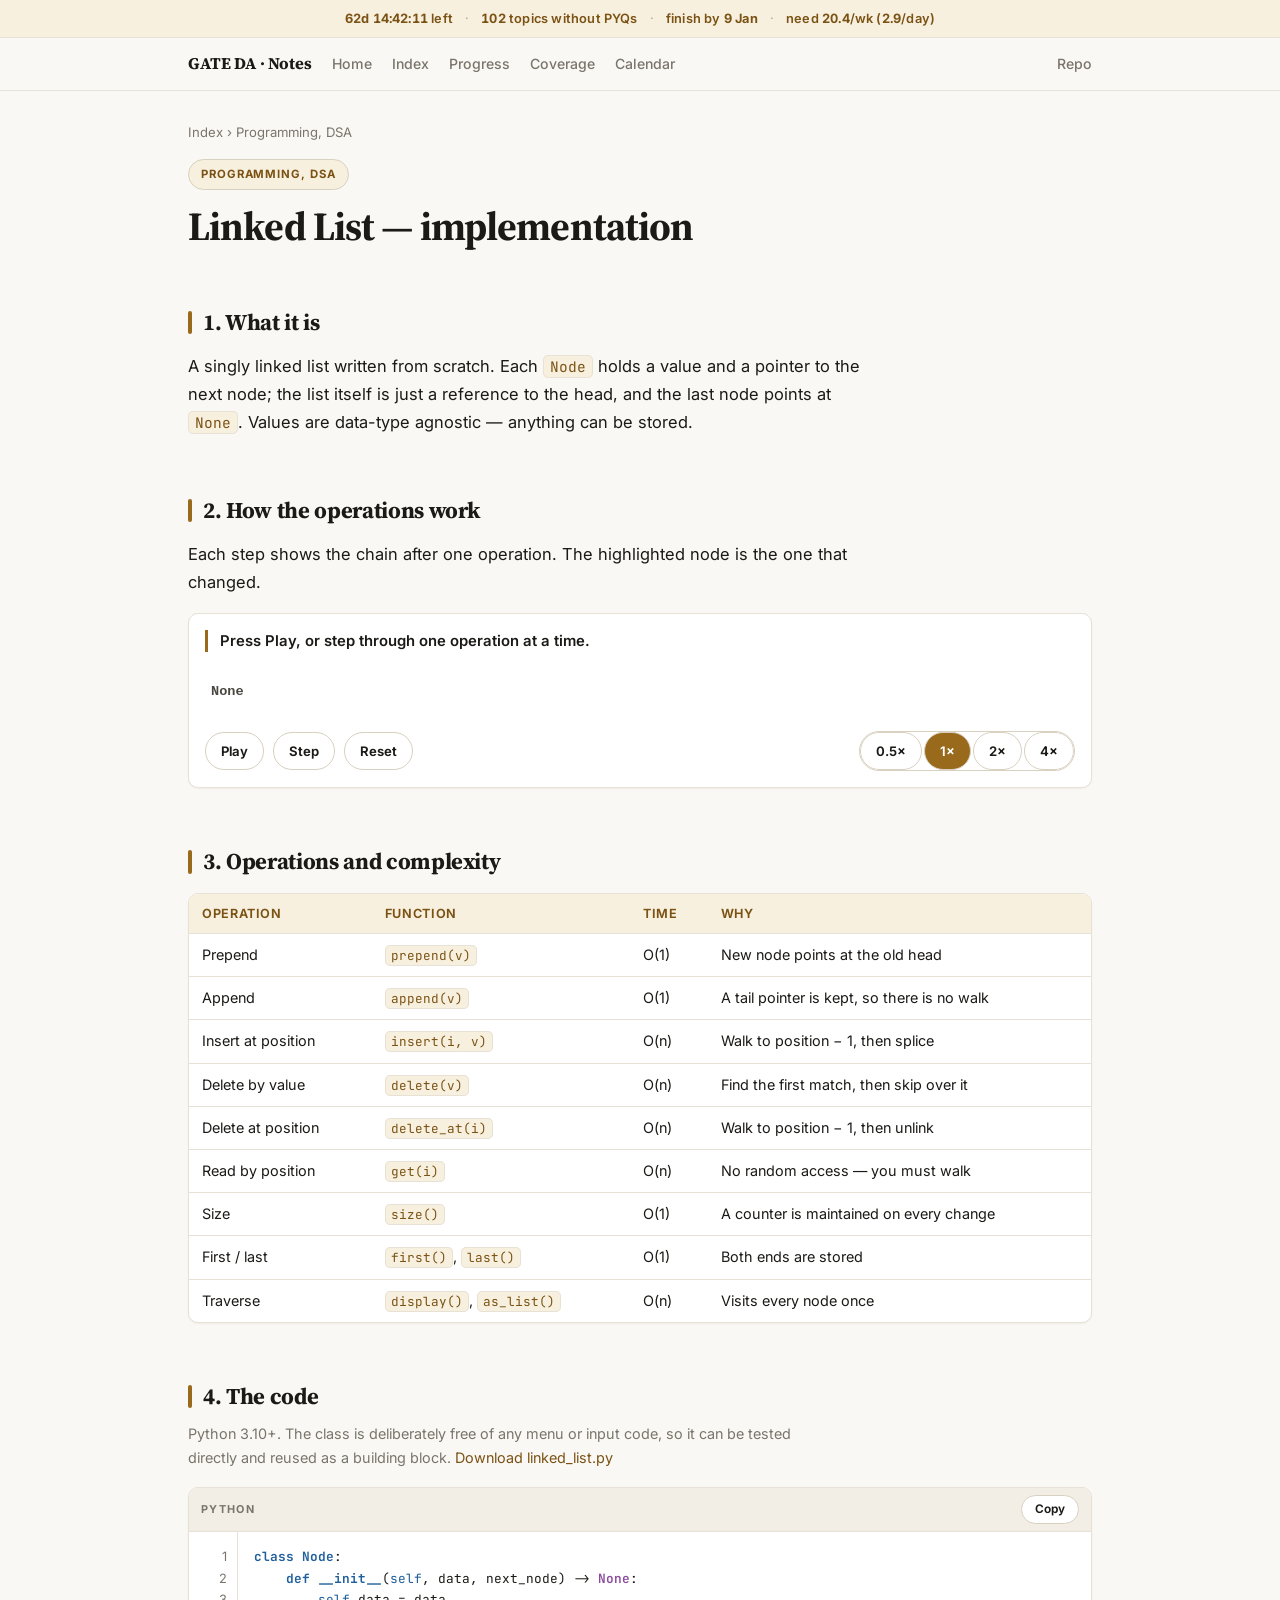
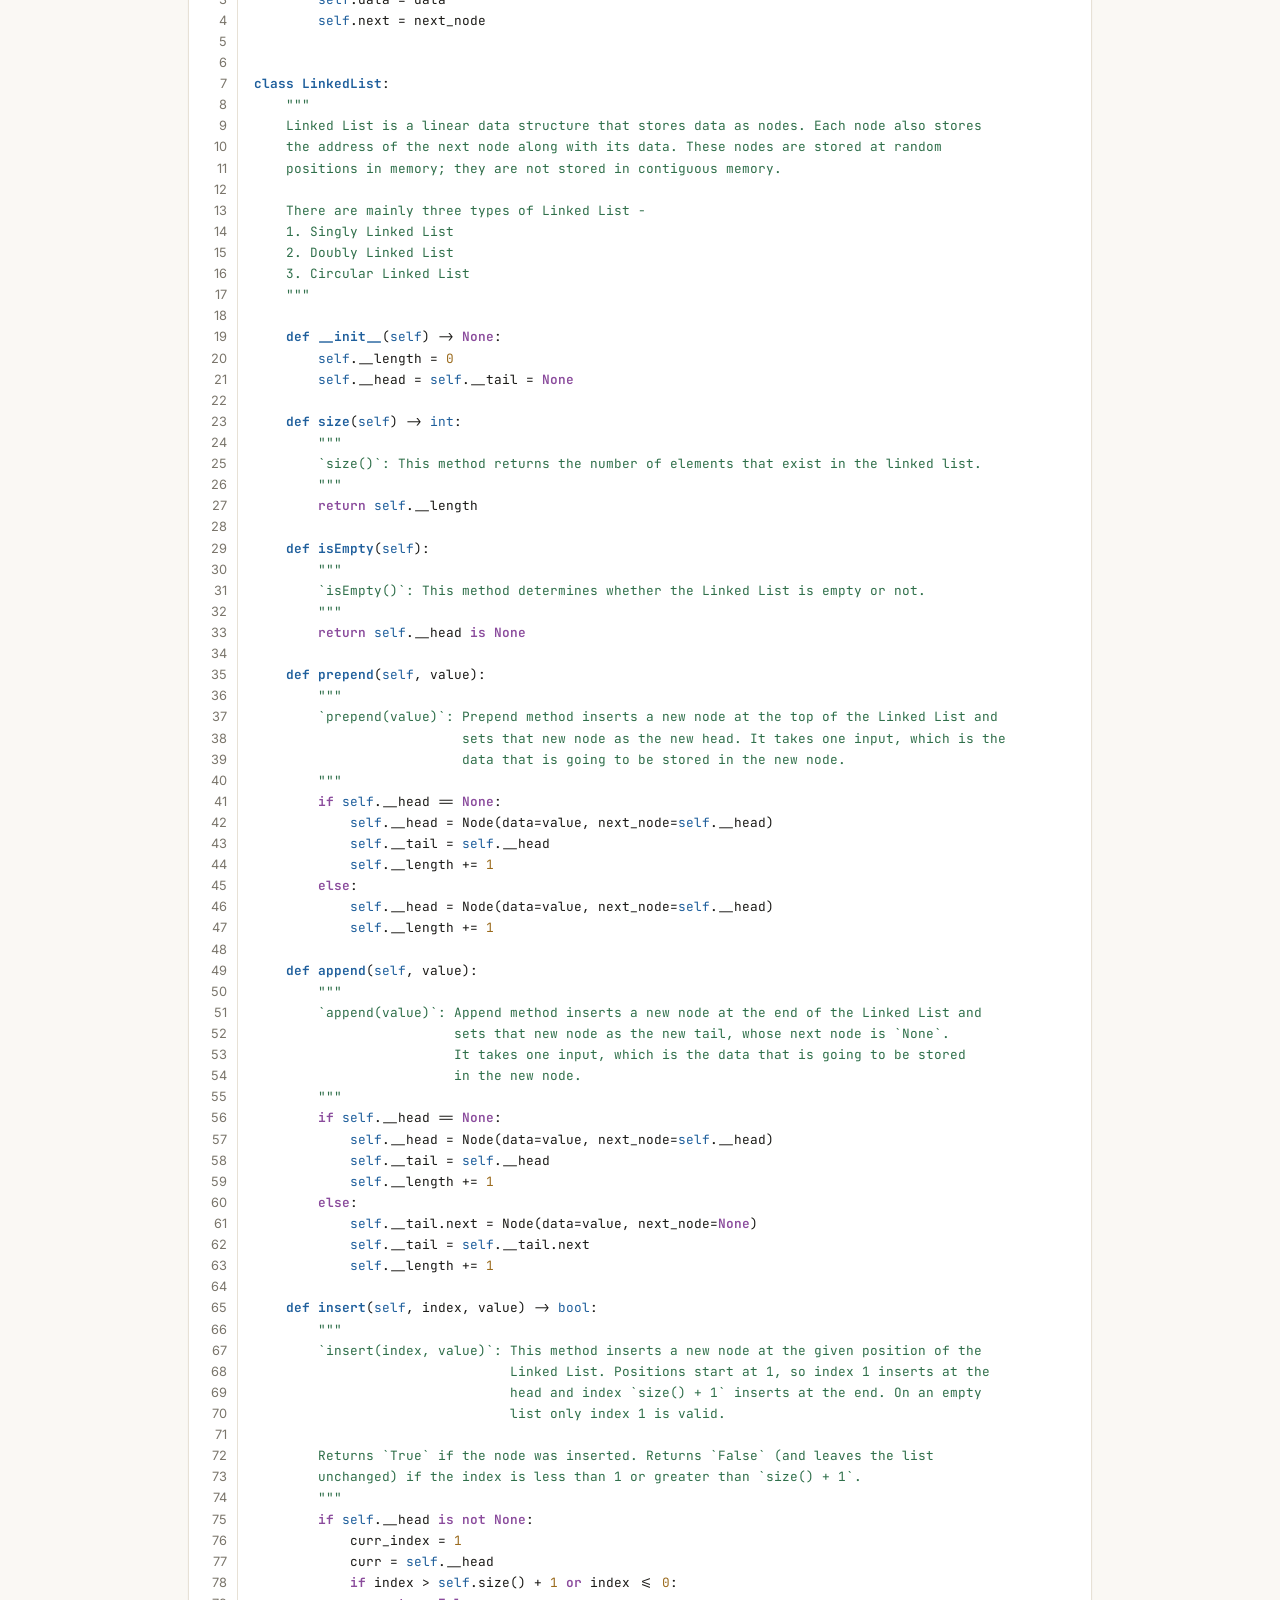
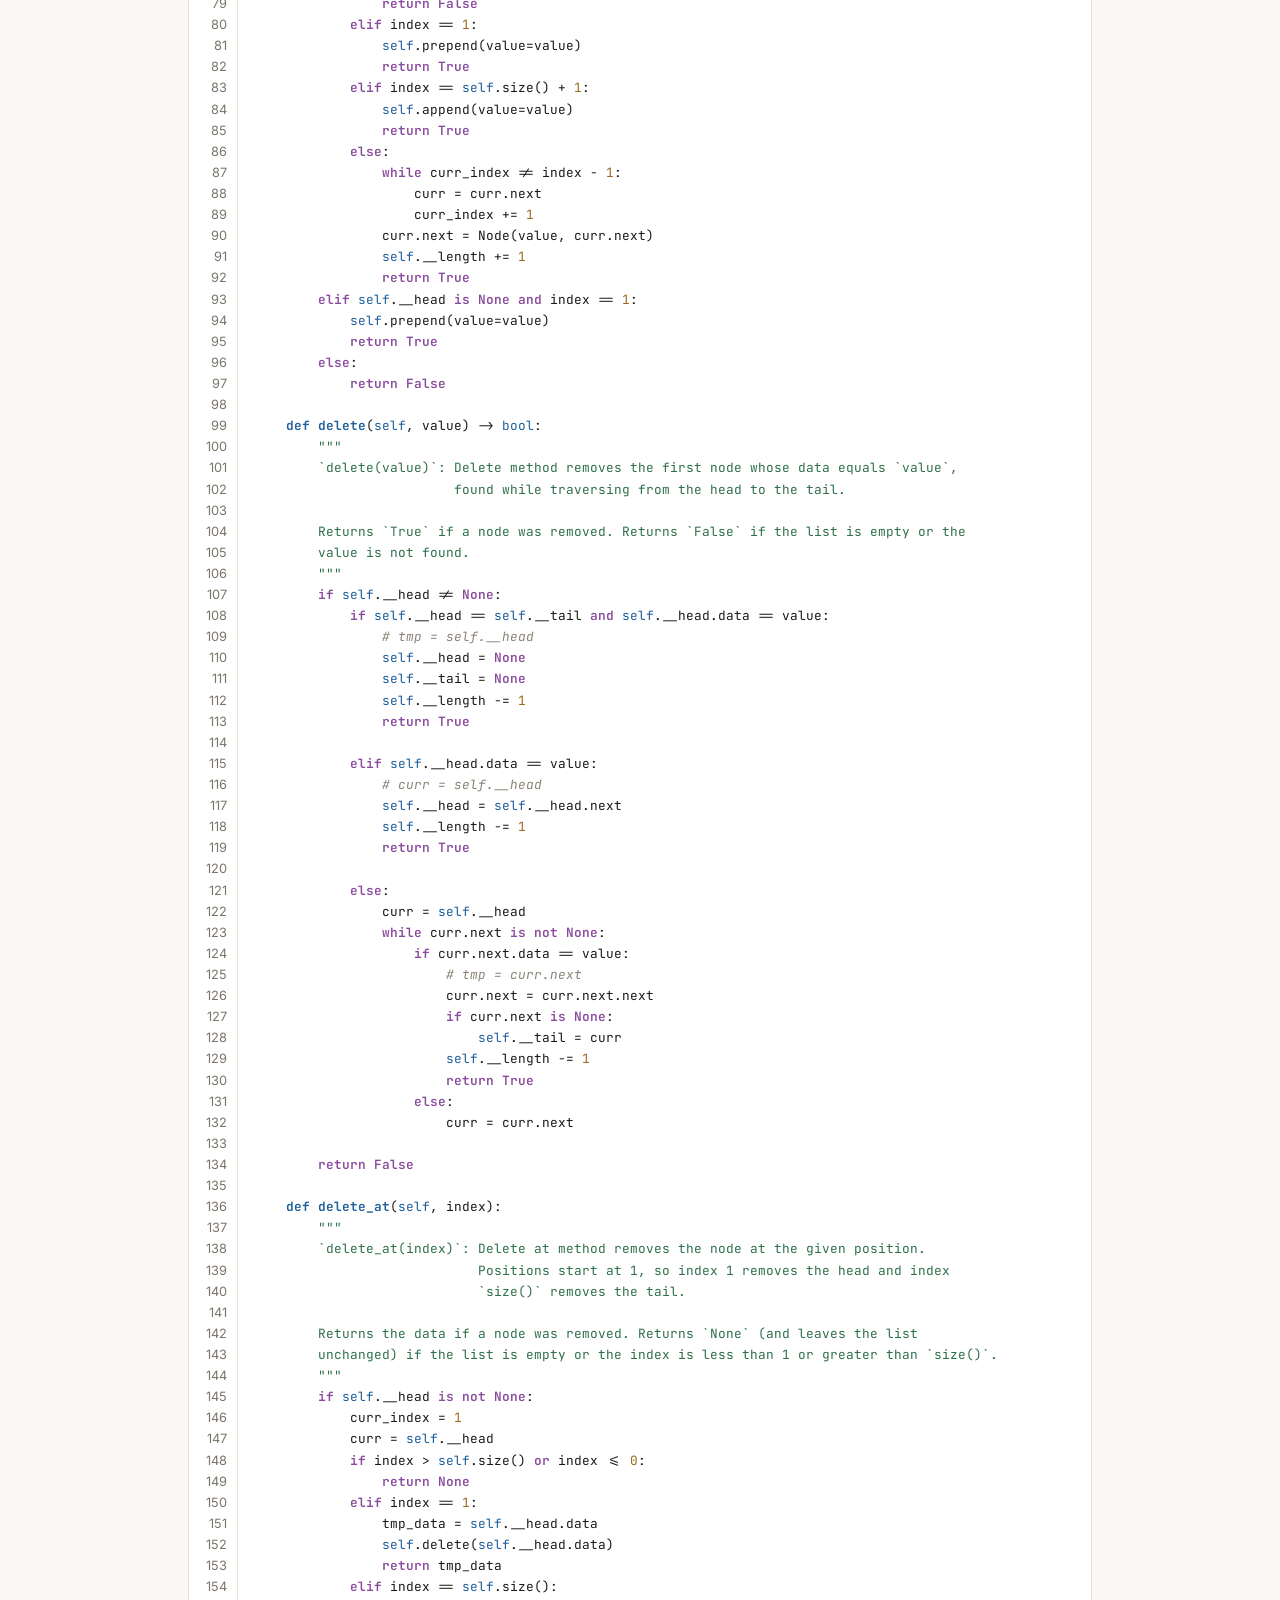
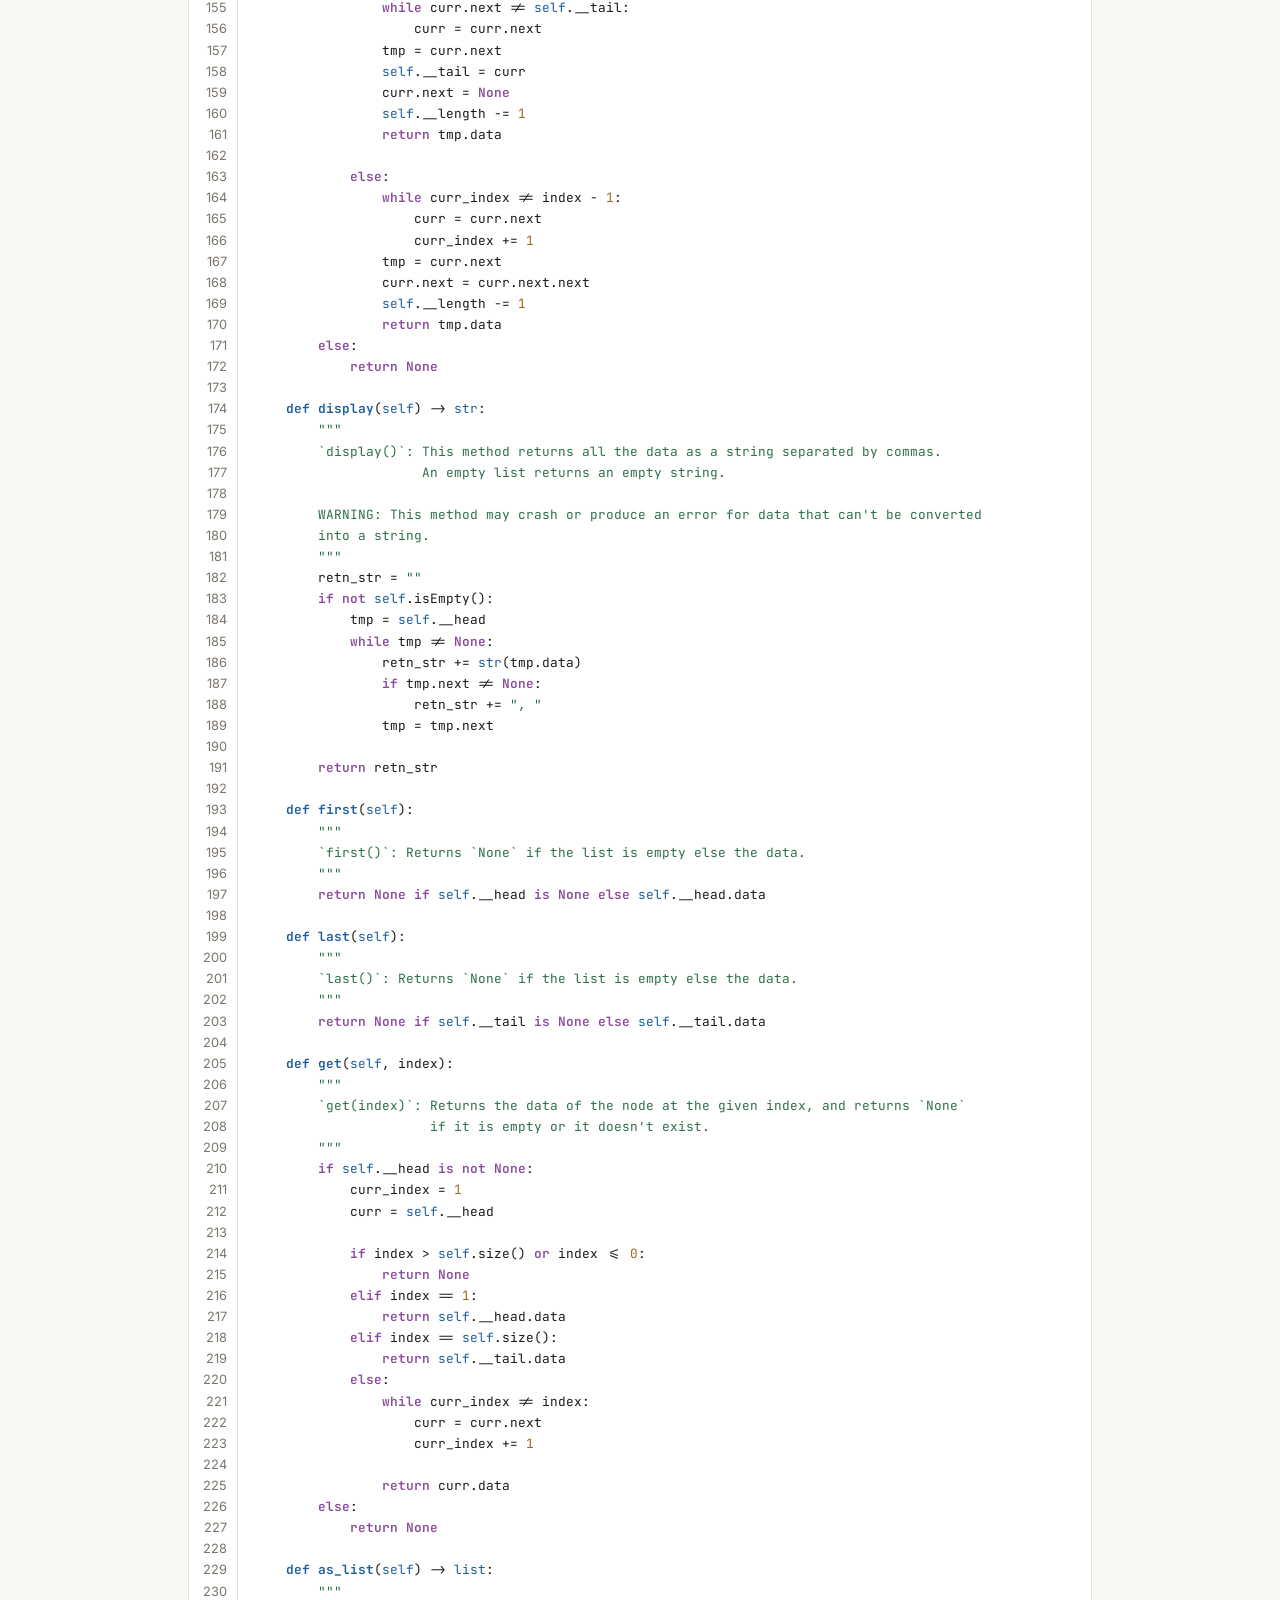
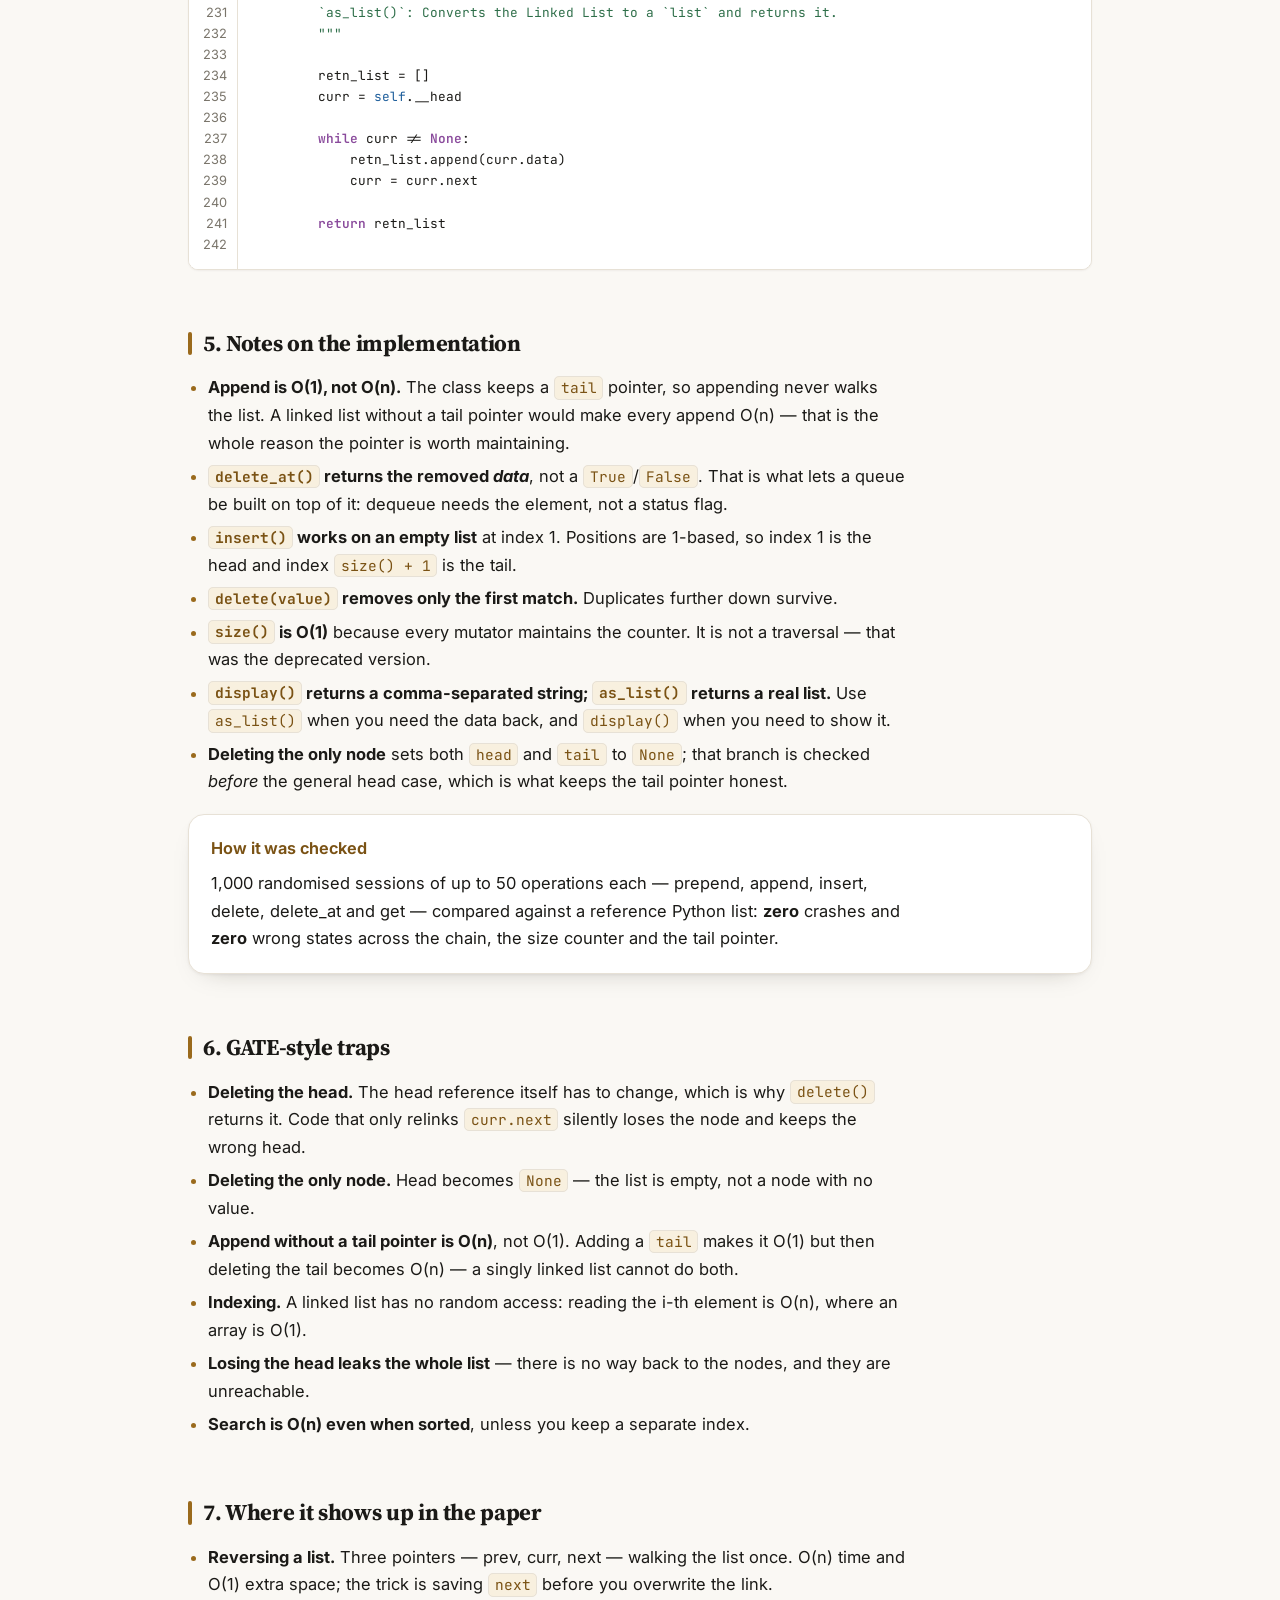
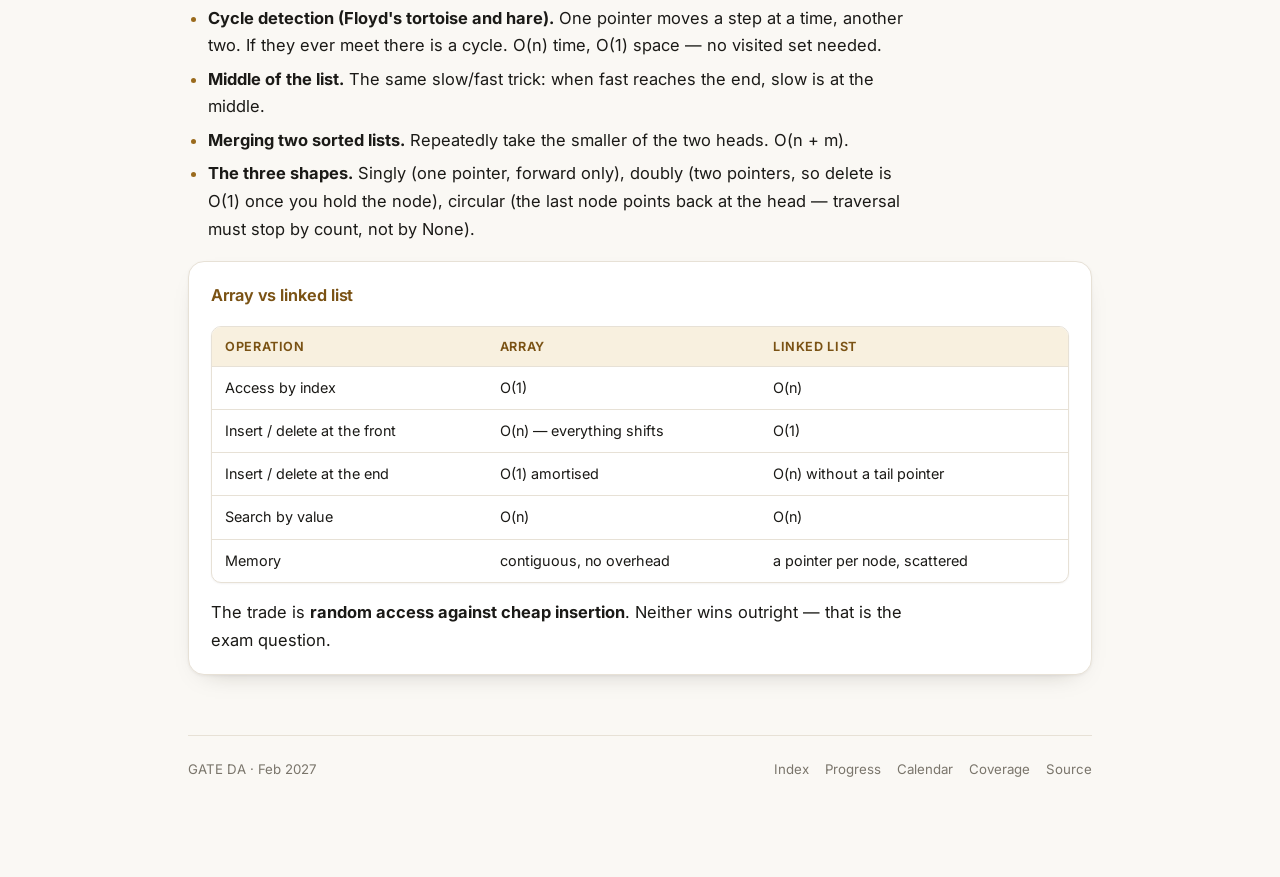
<file: linked-list.html>
<!doctype html><html lang="en"><head><meta charset="utf-8"><meta name="viewport" content="width=device-width,initial-scale=1"><meta name="color-scheme" content="light dark"><link rel="icon" href="assets/favicon.svg" type="image/svg+xml"><link rel="icon" href="assets/favicon-32.png" sizes="32x32" type="image/png"><link rel="apple-touch-icon" href="assets/apple-touch-icon.png"><meta name="theme-color" content="#9a6a1c"><title>Linked List · GATE DA Notes</title><link rel="preconnect" href="https://fonts.googleapis.com"><link rel="preconnect" href="https://fonts.gstatic.com" crossorigin><link href="https://fonts.googleapis.com/css2?family=Inter:wght@400;500;600;700&family=JetBrains+Mono:wght@400;600&family=Source+Serif+4:opsz,wght@8..60,600;8..60,700&display=swap" rel="stylesheet"><link rel="stylesheet" href="assets/site.css?v=25"></head><body><script src="assets/speed.js?v=2" defer></script><div class="nav"><div class="in"><a class="brand" href="index.html#top">GATE DA · Notes</a><a class="lnk" href="index.html">Home</a><a class="lnk" href="index.html#index">Index</a><a class="lnk" href="progress.html">Progress</a><a class="lnk" href="coverage.html">Coverage</a><a class="lnk" href="calendar.html">Calendar</a><span class="sp"></span><a class="lnk" href="https://github.com/theskpaul/gate-da-notes">Repo</a></div></div><div class="wrap"><p class="crumb"><a href="index.html">Index</a> › Programming, DSA</p><div class="hero"><span class="badge">Programming, DSA</span><h1>Linked List — implementation</h1></div>
<h2><span class="bar"></span>1. What it is</h2>
<p>A singly linked list written from scratch. Each <code>Node</code> holds a value and a pointer to the
next node; the list itself is just a reference to the head, and the last node points at
<code>None</code>. Values are data-type agnostic — anything can be stored.</p>


<h2><span class="bar"></span>2. How the operations work</h2>
<p>Each step shows the chain after one operation. The highlighted node is the one that changed.</p>
<div class="lp" id="listplayer">
 <p class="lp-caption"></p>
 <div class="lp-stage"></div>
 <div class="lp-bar">
  <button class="lp-play" type="button">Play</button>
  <button class="lp-step" type="button">Step</button>
  <button class="lp-reset" type="button">Reset</button><span class="spd" role="group" aria-label="Animation speed"><button class="spd-btn" type="button" data-speed="0.5">0.5&times;</button><button class="spd-btn is-on" type="button" data-speed="1">1&times;</button><button class="spd-btn" type="button" data-speed="2">2&times;</button><button class="spd-btn" type="button" data-speed="4">4&times;</button></span>
 </div>
</div>
<script type="application/json" id="list-data">{"steps": [{"list": [], "hi": -1, "cap": "Empty list. head = None."}, {"list": ["7"], "hi": 0, "cap": "Prepend 7 \u2014 the new node points at the old head (None), then head moves to it. O(1)."}, {"list": ["7", "4"], "hi": 1, "cap": "Append 4 \u2014 walk from head to the last node, then link. O(n), because there is no tail pointer."}, {"list": ["2", "7", "4"], "hi": 0, "cap": "Prepend 2 \u2014 O(1) again, no walking."}, {"list": ["2", "7", "4", "9"], "hi": 3, "cap": "Append 9 \u2014 another full walk to the tail. O(n)."}, {"list": ["1", "2", "7", "4", "9"], "hi": 0, "cap": "Prepend 1 \u2014 five nodes now, and the head has moved three times."}, {"list": ["1", "2", "4", "9"], "hi": 2, "cap": "Delete 7 \u2014 find it, then let 2.next skip over it. O(n) to find, O(1) to unlink."}, {"list": ["1", "2", "6", "4", "9"], "hi": 2, "cap": "Insert 6 at position 3 \u2014 walk to position \u2212 1 (the node holding 2), then splice the new node in. O(n)."}, {"list": ["2", "6", "4", "9"], "hi": 0, "cap": "Delete the head \u2014 head itself must be reassigned. This is the case naive code gets wrong, and why delete() returns the head."}, {"list": ["2", "6", "4"], "hi": 2, "cap": "Delete 9, the last node \u2014 the previous node's next becomes None."}, {"list": ["2", "6"], "hi": 1, "cap": "Delete 4 \u2014 three nodes left."}, {"list": ["2"], "hi": 0, "cap": "Delete 6 \u2014 one node left: head points at 2, and 2.next is None."}, {"list": [], "hi": -1, "cap": "Delete the last remaining node \u2014 head becomes None and the list is empty again."}]}</script>

<h2><span class="bar"></span>3. Operations and complexity</h2>
<div class="tw"><table><thead><tr><th>Operation</th><th>Function</th><th>Time</th><th>Why</th></tr></thead><tbody>
<tr><td>Prepend</td><td><code>prepend(v)</code></td><td>O(1)</td><td>New node points at the old head</td></tr>
<tr><td>Append</td><td><code>append(v)</code></td><td>O(1)</td><td>A tail pointer is kept, so there is no walk</td></tr>
<tr><td>Insert at position</td><td><code>insert(i, v)</code></td><td>O(n)</td><td>Walk to position − 1, then splice</td></tr>
<tr><td>Delete by value</td><td><code>delete(v)</code></td><td>O(n)</td><td>Find the first match, then skip over it</td></tr>
<tr><td>Delete at position</td><td><code>delete_at(i)</code></td><td>O(n)</td><td>Walk to position − 1, then unlink</td></tr>
<tr><td>Read by position</td><td><code>get(i)</code></td><td>O(n)</td><td>No random access — you must walk</td></tr>
<tr><td>Size</td><td><code>size()</code></td><td>O(1)</td><td>A counter is maintained on every change</td></tr>
<tr><td>First / last</td><td><code>first()</code>, <code>last()</code></td><td>O(1)</td><td>Both ends are stored</td></tr>
<tr><td>Traverse</td><td><code>display()</code>, <code>as_list()</code></td><td>O(n)</td><td>Visits every node once</td></tr>
</tbody></table></div>

<h2><span class="bar"></span>4. The code</h2>
<p class="sub">Python 3.10+. The class is deliberately free of any menu or input code, so it can be tested
directly and reused as a building block. <a href="assets/linked_list.py">Download linked_list.py</a></p>
<pre><code>class Node:
    def __init__(self, data, next_node) -&gt; None:
        self.data = data
        self.next = next_node


class LinkedList:
    &quot;&quot;&quot;
    Linked List is a linear data structure that stores data as nodes. Each node also stores
    the address of the next node along with its data. These nodes are stored at random
    positions in memory; they are not stored in contiguous memory.

    There are mainly three types of Linked List -
    1. Singly Linked List
    2. Doubly Linked List
    3. Circular Linked List
    &quot;&quot;&quot;

    def __init__(self) -&gt; None:
        self.__length = 0
        self.__head = self.__tail = None

    def size(self) -&gt; int:
        &quot;&quot;&quot;
        `size()`: This method returns the number of elements that exist in the linked list.
        &quot;&quot;&quot;
        return self.__length

    def isEmpty(self):
        &quot;&quot;&quot;
        `isEmpty()`: This method determines whether the Linked List is empty or not.
        &quot;&quot;&quot;
        return self.__head is None

    def prepend(self, value):
        &quot;&quot;&quot;
        `prepend(value)`: Prepend method inserts a new node at the top of the Linked List and
                          sets that new node as the new head. It takes one input, which is the
                          data that is going to be stored in the new node.
        &quot;&quot;&quot;
        if self.__head == None:
            self.__head = Node(data=value, next_node=self.__head)
            self.__tail = self.__head
            self.__length += 1
        else:
            self.__head = Node(data=value, next_node=self.__head)
            self.__length += 1

    def append(self, value):
        &quot;&quot;&quot;
        `append(value)`: Append method inserts a new node at the end of the Linked List and
                         sets that new node as the new tail, whose next node is `None`.
                         It takes one input, which is the data that is going to be stored
                         in the new node.
        &quot;&quot;&quot;
        if self.__head == None:
            self.__head = Node(data=value, next_node=self.__head)
            self.__tail = self.__head
            self.__length += 1
        else:
            self.__tail.next = Node(data=value, next_node=None)
            self.__tail = self.__tail.next
            self.__length += 1

    def insert(self, index, value) -&gt; bool:
        &quot;&quot;&quot;
        `insert(index, value)`: This method inserts a new node at the given position of the
                                Linked List. Positions start at 1, so index 1 inserts at the
                                head and index `size() + 1` inserts at the end. On an empty
                                list only index 1 is valid.

        Returns `True` if the node was inserted. Returns `False` (and leaves the list
        unchanged) if the index is less than 1 or greater than `size() + 1`.
        &quot;&quot;&quot;
        if self.__head is not None:
            curr_index = 1
            curr = self.__head
            if index &gt; self.size() + 1 or index &lt;= 0:
                return False
            elif index == 1:
                self.prepend(value=value)
                return True
            elif index == self.size() + 1:
                self.append(value=value)
                return True
            else:
                while curr_index != index - 1:
                    curr = curr.next
                    curr_index += 1
                curr.next = Node(value, curr.next)
                self.__length += 1
                return True
        elif self.__head is None and index == 1:
            self.prepend(value=value)
            return True
        else:
            return False

    def delete(self, value) -&gt; bool:
        &quot;&quot;&quot;
        `delete(value)`: Delete method removes the first node whose data equals `value`,
                         found while traversing from the head to the tail.

        Returns `True` if a node was removed. Returns `False` if the list is empty or the
        value is not found.
        &quot;&quot;&quot;
        if self.__head != None:
            if self.__head == self.__tail and self.__head.data == value:
                # tmp = self.__head
                self.__head = None
                self.__tail = None
                self.__length -= 1
                return True

            elif self.__head.data == value:
                # curr = self.__head
                self.__head = self.__head.next
                self.__length -= 1
                return True

            else:
                curr = self.__head
                while curr.next is not None:
                    if curr.next.data == value:
                        # tmp = curr.next
                        curr.next = curr.next.next
                        if curr.next is None:
                            self.__tail = curr
                        self.__length -= 1
                        return True
                    else:
                        curr = curr.next

        return False

    def delete_at(self, index):
        &quot;&quot;&quot;
        `delete_at(index)`: Delete at method removes the node at the given position.
                            Positions start at 1, so index 1 removes the head and index
                            `size()` removes the tail.

        Returns the data if a node was removed. Returns `None` (and leaves the list
        unchanged) if the list is empty or the index is less than 1 or greater than `size()`.
        &quot;&quot;&quot;
        if self.__head is not None:
            curr_index = 1
            curr = self.__head
            if index &gt; self.size() or index &lt;= 0:
                return None
            elif index == 1:
                tmp_data = self.__head.data
                self.delete(self.__head.data)
                return tmp_data
            elif index == self.size():
                while curr.next != self.__tail:
                    curr = curr.next
                tmp = curr.next
                self.__tail = curr
                curr.next = None
                self.__length -= 1
                return tmp.data

            else:
                while curr_index != index - 1:
                    curr = curr.next
                    curr_index += 1
                tmp = curr.next
                curr.next = curr.next.next
                self.__length -= 1
                return tmp.data
        else:
            return None

    def display(self) -&gt; str:
        &quot;&quot;&quot;
        `display()`: This method returns all the data as a string separated by commas.
                     An empty list returns an empty string.

        WARNING: This method may crash or produce an error for data that can&#x27;t be converted
        into a string.
        &quot;&quot;&quot;
        retn_str = &quot;&quot;
        if not self.isEmpty():
            tmp = self.__head
            while tmp != None:
                retn_str += str(tmp.data)
                if tmp.next != None:
                    retn_str += &quot;, &quot;
                tmp = tmp.next

        return retn_str

    def first(self):
        &quot;&quot;&quot;
        `first()`: Returns `None` if the list is empty else the data.
        &quot;&quot;&quot;
        return None if self.__head is None else self.__head.data

    def last(self):
        &quot;&quot;&quot;
        `last()`: Returns `None` if the list is empty else the data.
        &quot;&quot;&quot;
        return None if self.__tail is None else self.__tail.data

    def get(self, index):
        &quot;&quot;&quot;
        `get(index)`: Returns the data of the node at the given index, and returns `None`
                      if it is empty or it doesn&#x27;t exist.
        &quot;&quot;&quot;
        if self.__head is not None:
            curr_index = 1
            curr = self.__head

            if index &gt; self.size() or index &lt;= 0:
                return None
            elif index == 1:
                return self.__head.data
            elif index == self.size():
                return self.__tail.data
            else:
                while curr_index != index:
                    curr = curr.next
                    curr_index += 1

                return curr.data
        else:
            return None

    def as_list(self) -&gt; list:
        &quot;&quot;&quot;
        `as_list()`: Converts the Linked List to a `list` and returns it.
        &quot;&quot;&quot;

        retn_list = []
        curr = self.__head

        while curr != None:
            retn_list.append(curr.data)
            curr = curr.next

        return retn_list
</code></pre>

<h2><span class="bar"></span>5. Notes on the implementation</h2>
<ul>
<li><b>Append is O(1), not O(n).</b> The class keeps a <code>tail</code> pointer, so appending never walks the
list. A linked list without a tail pointer would make every append O(n) — that is the whole reason the pointer
is worth maintaining.</li>
<li><b><code>delete_at()</code> returns the removed <i>data</i></b>, not a <code>True</code>/<code>False</code>.
That is what lets a queue be built on top of it: dequeue needs the element, not a status flag.</li>
<li><b><code>insert()</code> works on an empty list</b> at index 1. Positions are 1-based, so index 1 is the
head and index <code>size() + 1</code> is the tail.</li>
<li><b><code>delete(value)</code> removes only the first match.</b> Duplicates further down survive.</li>
<li><b><code>size()</code> is O(1)</b> because every mutator maintains the counter. It is not a traversal —
that was the deprecated version.</li>
<li><b><code>display()</code> returns a comma-separated string; <code>as_list()</code> returns a real list.</b>
Use <code>as_list()</code> when you need the data back, and <code>display()</code> when you need to show it.</li>
<li><b>Deleting the only node</b> sets both <code>head</code> and <code>tail</code> to <code>None</code>; that
branch is checked <i>before</i> the general head case, which is what keeps the tail pointer honest.</li>
</ul>

<div class="card">
<h3 style="margin-top:0">How it was checked</h3>
<p style="margin:0">1,000 randomised sessions of up to 50 operations each — prepend, append, insert, delete,
delete_at and get — compared against a reference Python list: <b>zero</b> crashes and <b>zero</b> wrong states
across the chain, the size counter and the tail pointer.</p>
</div>

<h2><span class="bar"></span>6. GATE-style traps</h2>
<ul>
<li><b>Deleting the head.</b> The head reference itself has to change, which is why <code>delete()</code> returns it.
Code that only relinks <code>curr.next</code> silently loses the node and keeps the wrong head.</li>
<li><b>Deleting the only node.</b> Head becomes <code>None</code> — the list is empty, not a node with no value.</li>
<li><b>Append without a tail pointer is O(n)</b>, not O(1). Adding a <code>tail</code> makes it O(1) but then
deleting the tail becomes O(n) — a singly linked list cannot do both.</li>
<li><b>Indexing.</b> A linked list has no random access: reading the i-th element is O(n), where an array is O(1).</li>
<li><b>Losing the head leaks the whole list</b> — there is no way back to the nodes, and they are unreachable.</li>
<li><b>Search is O(n) even when sorted</b>, unless you keep a separate index.</li>
</ul>


<h2><span class="bar"></span>7. Where it shows up in the paper</h2>
<ul>
<li><b>Reversing a list.</b> Three pointers — prev, curr, next — walking the list once. O(n) time and O(1)
extra space; the trick is saving <code>next</code> before you overwrite the link.</li>
<li><b>Cycle detection (Floyd's tortoise and hare).</b> One pointer moves a step at a time, another two. If they
ever meet there is a cycle. O(n) time, O(1) space — no visited set needed.</li>
<li><b>Middle of the list.</b> The same slow/fast trick: when fast reaches the end, slow is at the middle.</li>
<li><b>Merging two sorted lists.</b> Repeatedly take the smaller of the two heads. O(n + m).</li>
<li><b>The three shapes.</b> Singly (one pointer, forward only), doubly (two pointers, so delete is O(1) once you
hold the node), circular (the last node points back at the head — traversal must stop by count, not by None).</li>
</ul>

<div class="card">
<h3 style="margin-top:0">Array vs linked list</h3>
<div class="tw"><table><thead><tr><th>Operation</th><th>Array</th><th>Linked list</th></tr></thead><tbody>
<tr><td>Access by index</td><td>O(1)</td><td>O(n)</td></tr>
<tr><td>Insert / delete at the front</td><td>O(n) — everything shifts</td><td>O(1)</td></tr>
<tr><td>Insert / delete at the end</td><td>O(1) amortised</td><td>O(n) without a tail pointer</td></tr>
<tr><td>Search by value</td><td>O(n)</td><td>O(n)</td></tr>
<tr><td>Memory</td><td>contiguous, no overhead</td><td>a pointer per node, scattered</td></tr>
</tbody></table></div>
<p style="margin:0">The trade is <b>random access against cheap insertion</b>. Neither wins outright — that is
the exam question.</p>
</div>

<footer><span>GATE DA · Feb 2027</span><span class="sp"></span><a href="index.html">Index</a><a href="progress.html">Progress</a><a href="calendar.html">Calendar</a><a href="coverage.html">Coverage</a><a href="https://github.com/theskpaul/gate-da-notes">Source</a></footer></div><script src="assets/player.js?v=6" defer></script><script src="assets/calendar.js?v=3" defer></script>
<script src="assets/pyq.js?v=2" defer></script><script src="assets/urgency.js?v=10" defer></script><script src="assets/listplayer.js?v=2" defer></script><script src="assets/code.js?v=1" defer></script></body></html>
</file>
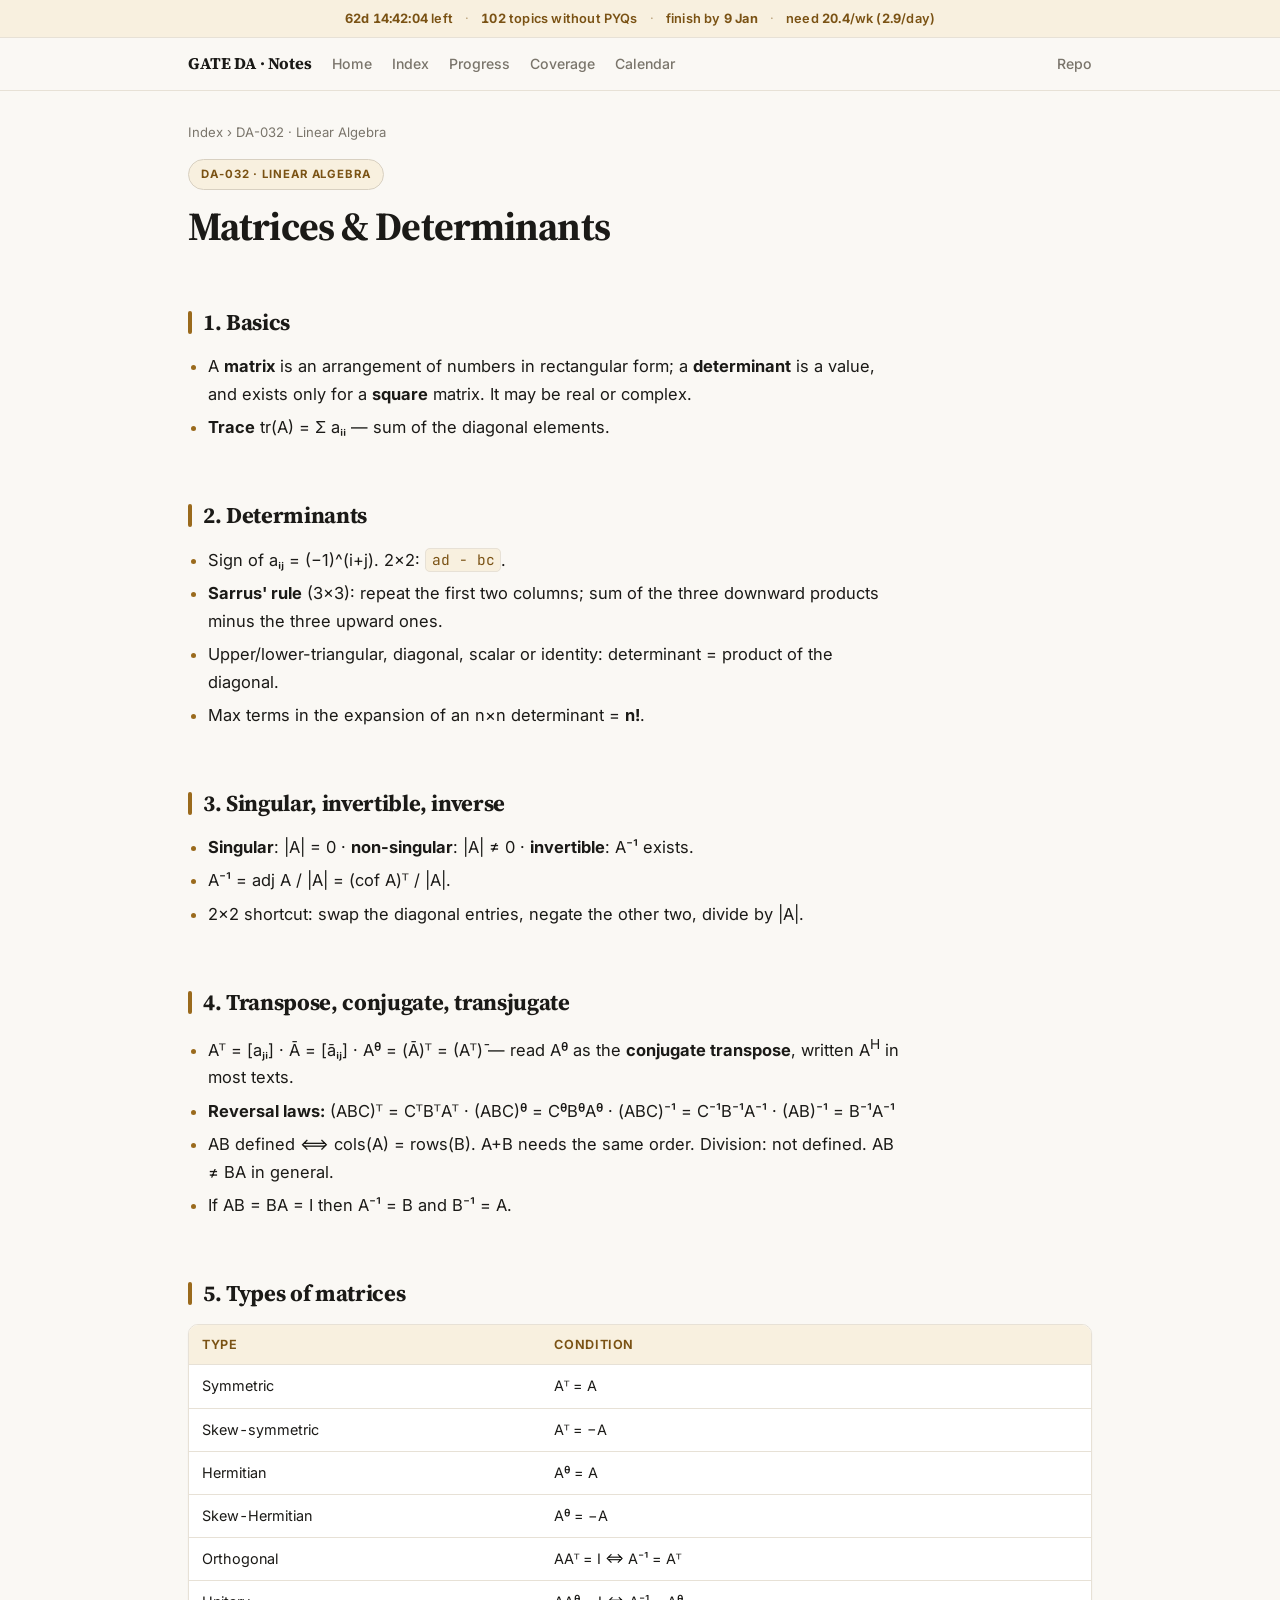
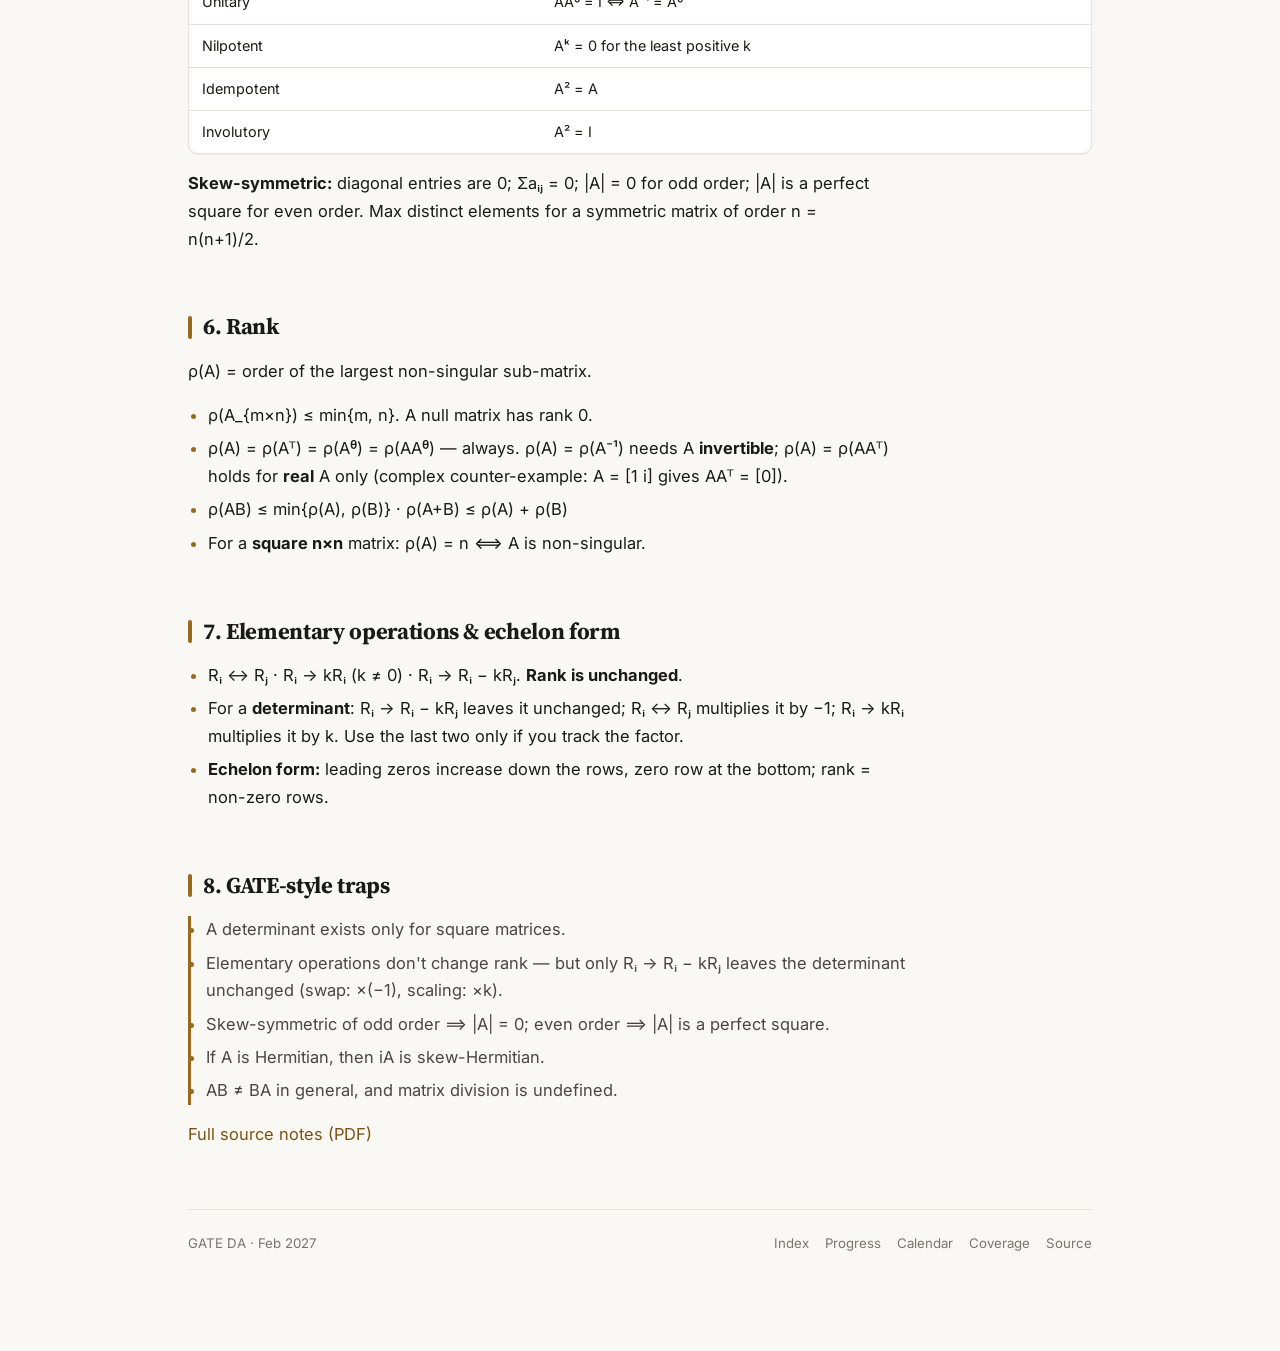
<file: matrices.html>
<!doctype html><html lang="en"><head><meta charset="utf-8"><meta name="viewport" content="width=device-width,initial-scale=1"><meta name="color-scheme" content="light dark"><link rel="icon" href="assets/favicon.svg" type="image/svg+xml"><link rel="icon" href="assets/favicon-32.png" sizes="32x32" type="image/png"><link rel="apple-touch-icon" href="assets/apple-touch-icon.png"><meta name="theme-color" content="#9a6a1c"><title>Matrices &amp; Determinants · GATE DA Notes</title><link rel="preconnect" href="https://fonts.googleapis.com"><link rel="preconnect" href="https://fonts.gstatic.com" crossorigin><link href="https://fonts.googleapis.com/css2?family=Inter:wght@400;500;600;700&family=JetBrains+Mono:wght@400;600&family=Source+Serif+4:opsz,wght@8..60,600;8..60,700&display=swap" rel="stylesheet"><link rel="stylesheet" href="assets/site.css?v=25"></head><body><div class="nav"><div class="in"><a class="brand" href="index.html#top">GATE DA · Notes</a><a class="lnk" href="index.html">Home</a><a class="lnk" href="index.html#index">Index</a><a class="lnk" href="progress.html">Progress</a><a class="lnk" href="coverage.html">Coverage</a><a class="lnk" href="calendar.html">Calendar</a><span class="sp"></span><a class="lnk" href="https://github.com/theskpaul/gate-da-notes">Repo</a></div></div><div class="wrap"><p class="crumb"><a href="index.html">Index</a> › DA-032 · Linear Algebra</p><div class="hero"><span class="badge">DA-032 · Linear Algebra</span><h1>Matrices &amp; Determinants</h1></div>
<h2><span class="bar"></span>1. Basics</h2>
<ul>
<li>A <b>matrix</b> is an arrangement of numbers in rectangular form; a <b>determinant</b> is a value, and
exists only for a <b>square</b> matrix. It may be real or complex.</li>
<li><b>Trace</b> tr(A) = Σ aᵢᵢ — sum of the diagonal elements.</li>
</ul>

<h2><span class="bar"></span>2. Determinants</h2>
<ul>
<li>Sign of aᵢⱼ = (−1)^(i+j). 2×2: <code>ad − bc</code>.</li>
<li><b>Sarrus' rule</b> (3×3): repeat the first two columns; sum of the three downward products minus the
three upward ones.</li>
<li>Upper/lower-triangular, diagonal, scalar or identity: determinant = product of the diagonal.</li>
<li>Max terms in the expansion of an n×n determinant = <b>n!</b>.</li>
</ul>

<h2><span class="bar"></span>3. Singular, invertible, inverse</h2>
<ul>
<li><b>Singular</b>: |A| = 0 · <b>non-singular</b>: |A| ≠ 0 · <b>invertible</b>: A⁻¹ exists.</li>
<li>A⁻¹ = adj A / |A| = (cof A)ᵀ / |A|.</li>
<li>2×2 shortcut: swap the diagonal entries, negate the other two, divide by |A|.</li>
</ul>

<h2><span class="bar"></span>4. Transpose, conjugate, transjugate</h2>
<ul>
<li>Aᵀ = [aⱼᵢ] · Ā = [āᵢⱼ] · Aᶿ = (Ā)ᵀ = (Aᵀ)̄ — read Aᶿ as the <b>conjugate transpose</b>, written A<sup>H</sup> in most texts.</li>
<li><b>Reversal laws:</b> (ABC)ᵀ = CᵀBᵀAᵀ · (ABC)ᶿ = CᶿBᶿAᶿ · (ABC)⁻¹ = C⁻¹B⁻¹A⁻¹ · (AB)⁻¹ = B⁻¹A⁻¹</li>
<li>AB defined ⟺ cols(A) = rows(B). A+B needs the same order. Division: not defined. AB ≠ BA in general.</li>
<li>If AB = BA = I then A⁻¹ = B and B⁻¹ = A.</li>
</ul>

<h2><span class="bar"></span>5. Types of matrices</h2>
<div class="tw"><table><thead><tr><th>Type</th><th>Condition</th></tr></thead><tbody>
<tr><td>Symmetric</td><td>Aᵀ = A</td></tr>
<tr><td>Skew-symmetric</td><td>Aᵀ = −A</td></tr>
<tr><td>Hermitian</td><td>Aᶿ = A</td></tr>
<tr><td>Skew-Hermitian</td><td>Aᶿ = −A</td></tr>
<tr><td>Orthogonal</td><td>AAᵀ = I ⇔ A⁻¹ = Aᵀ</td></tr>
<tr><td>Unitary</td><td>AAᶿ = I ⇔ A⁻¹ = Aᶿ</td></tr>
<tr><td>Nilpotent</td><td>Aᵏ = 0 for the least positive k</td></tr>
<tr><td>Idempotent</td><td>A² = A</td></tr>
<tr><td>Involutory</td><td>A² = I</td></tr>
</tbody></table></div>
<p><b>Skew-symmetric:</b> diagonal entries are 0; Σaᵢⱼ = 0; |A| = 0 for odd order; |A| is a perfect square
for even order. Max distinct elements for a symmetric matrix of order n = n(n+1)/2.</p>

<h2><span class="bar"></span>6. Rank</h2>
<p>ρ(A) = order of the largest non-singular sub-matrix.</p>
<ul>
<li>ρ(A_{m×n}) ≤ min{m, n}. A null matrix has rank 0.</li>
<li>ρ(A) = ρ(Aᵀ) = ρ(Aᶿ) = ρ(AAᶿ) — always. ρ(A) = ρ(A⁻¹) needs A <b>invertible</b>; ρ(A) = ρ(AAᵀ) holds for <b>real</b> A only (complex counter-example: A = [1 i] gives AAᵀ = [0]).</li>
<li>ρ(AB) ≤ min{ρ(A), ρ(B)} · ρ(A+B) ≤ ρ(A) + ρ(B)</li>
<li>For a <b>square n×n</b> matrix: ρ(A) = n ⟺ A is non-singular.</li>
</ul>

<h2><span class="bar"></span>7. Elementary operations &amp; echelon form</h2>
<ul>
<li>Rᵢ ↔ Rⱼ · Rᵢ → kRᵢ (k ≠ 0) · Rᵢ → Rᵢ − kRⱼ. <b>Rank is unchanged</b>.</li>
<li>For a <b>determinant</b>: Rᵢ → Rᵢ − kRⱼ leaves it unchanged; Rᵢ ↔ Rⱼ multiplies it by −1; Rᵢ → kRᵢ multiplies it by k. Use the last two only if you track the factor.</li>
<li><b>Echelon form:</b> leading zeros increase down the rows, zero row at the bottom; rank = non-zero rows.</li>
</ul>

<h2><span class="bar"></span>8. GATE-style traps</h2>
<ul class="trap">
<li>A determinant exists only for square matrices.</li>
<li>Elementary operations don't change rank — but only Rᵢ → Rᵢ − kRⱼ leaves the determinant unchanged (swap: ×(−1), scaling: ×k).</li>
<li>Skew-symmetric of odd order ⟹ |A| = 0; even order ⟹ |A| is a perfect square.</li>
<li>If A is Hermitian, then iA is skew-Hermitian.</li>
<li>AB ≠ BA in general, and matrix division is undefined.</li>
</ul>
<p><a href="assets/linear-algebra-notes.pdf">Full source notes (PDF)</a></p>
<footer><span>GATE DA · Feb 2027</span><span class="sp"></span><a href="index.html">Index</a><a href="progress.html">Progress</a><a href="calendar.html">Calendar</a><a href="coverage.html">Coverage</a><a href="https://github.com/theskpaul/gate-da-notes">Source</a></footer></div><script src="assets/player.js?v=6" defer></script><script src="assets/calendar.js?v=3" defer></script>
<script src="assets/pyq.js?v=2" defer></script><script src="assets/urgency.js?v=10" defer></script></body></html>
</file>
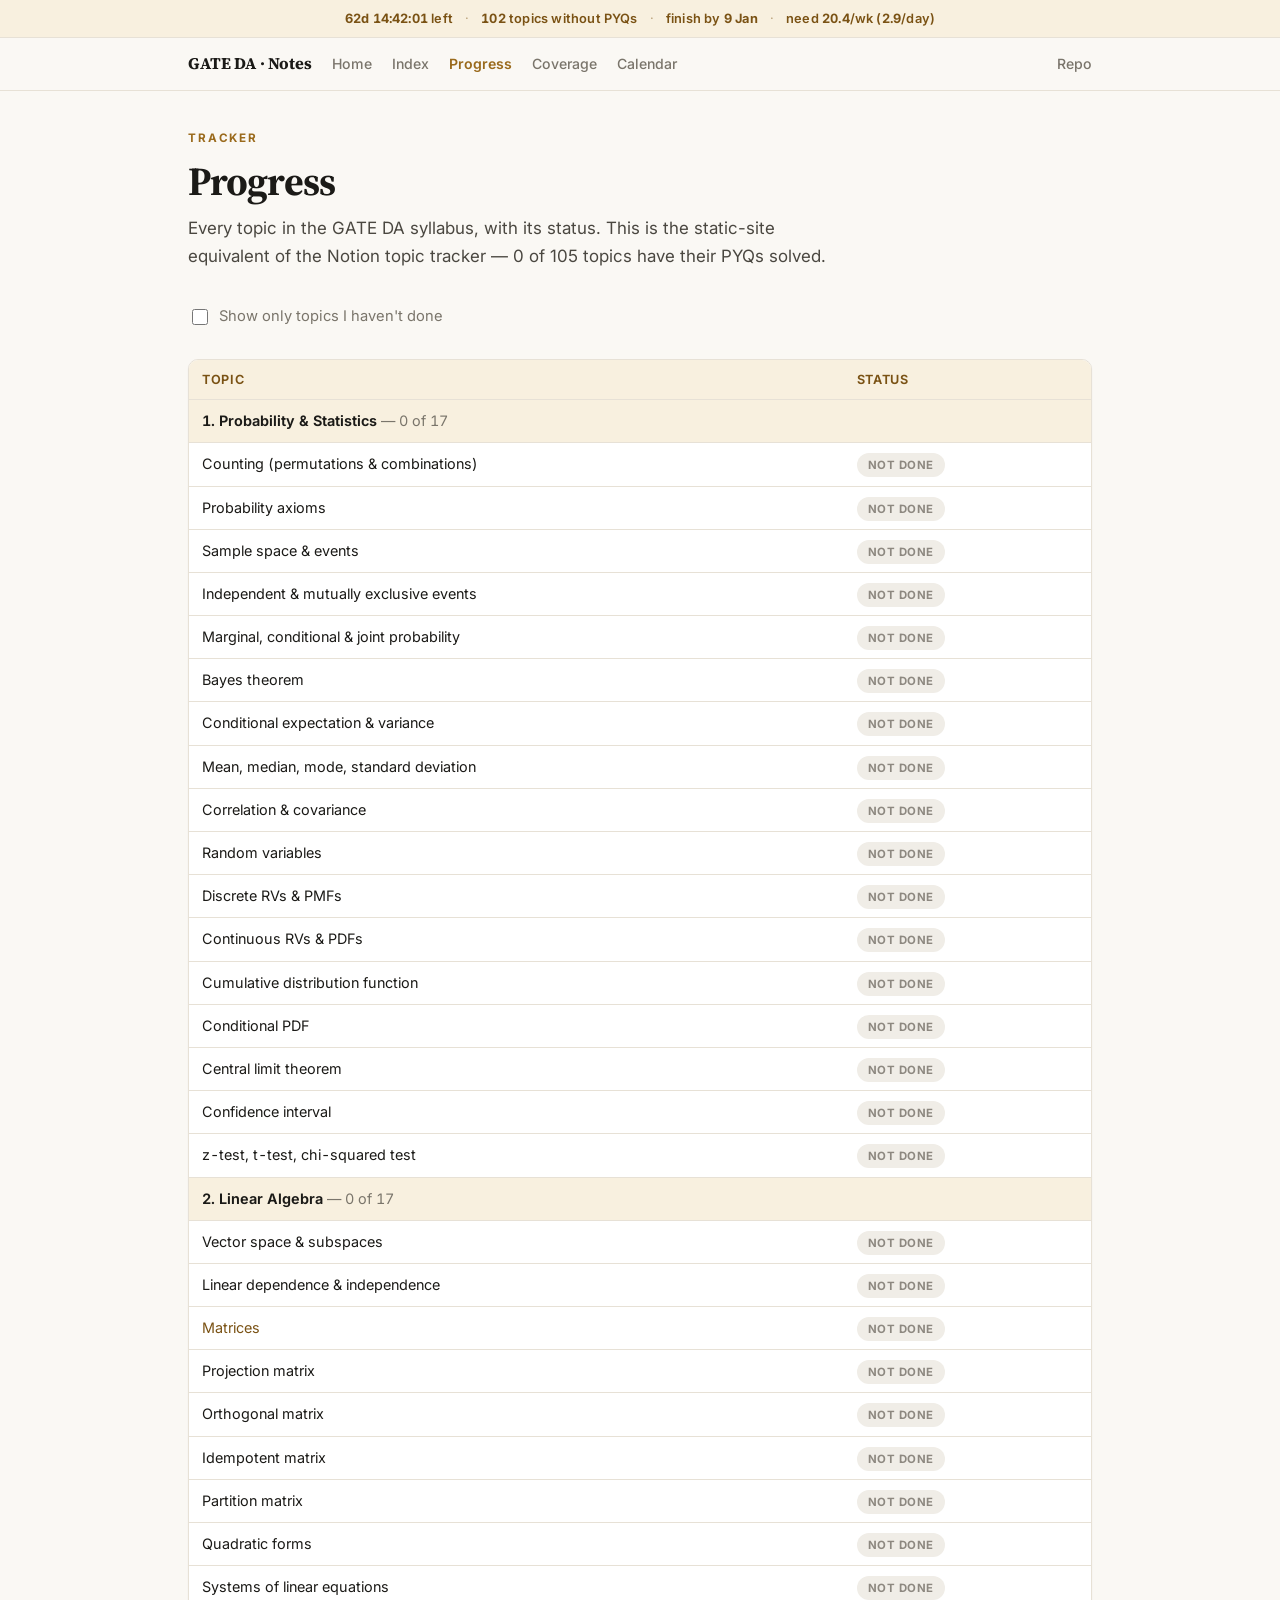
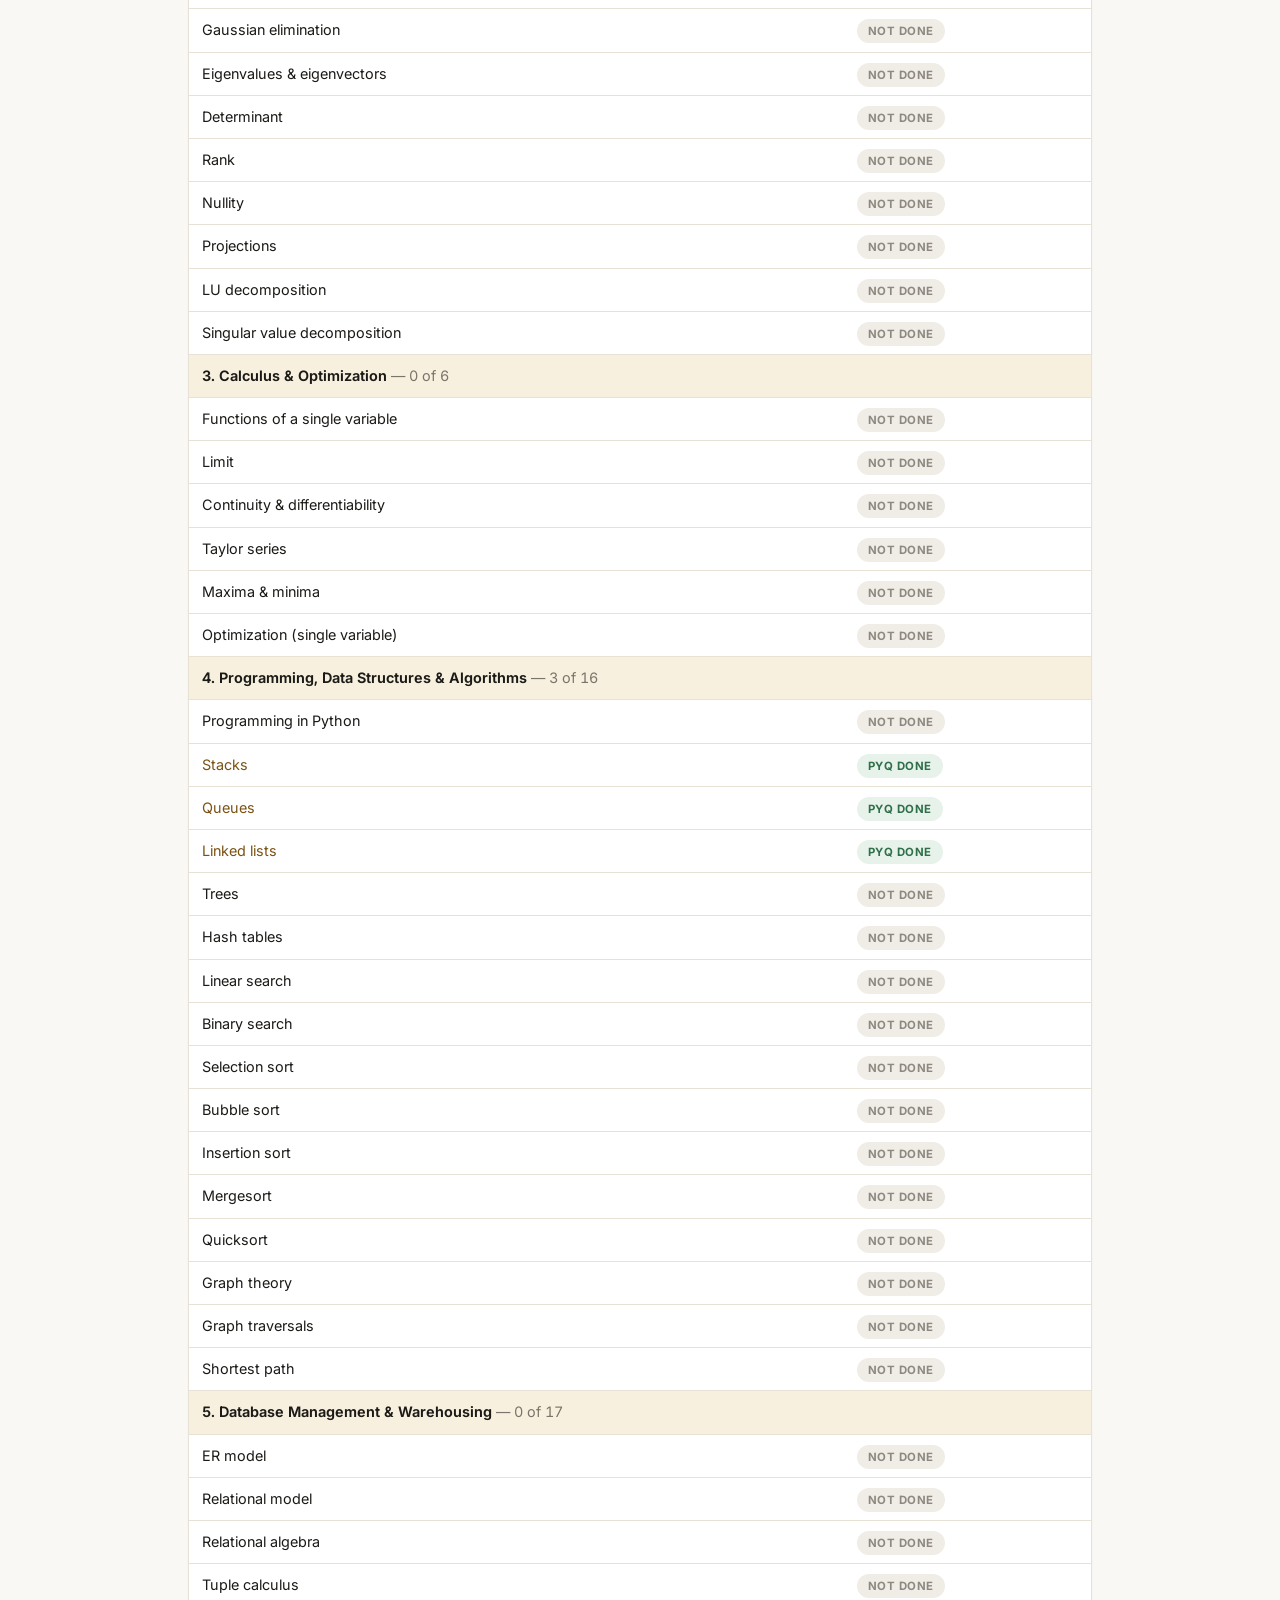
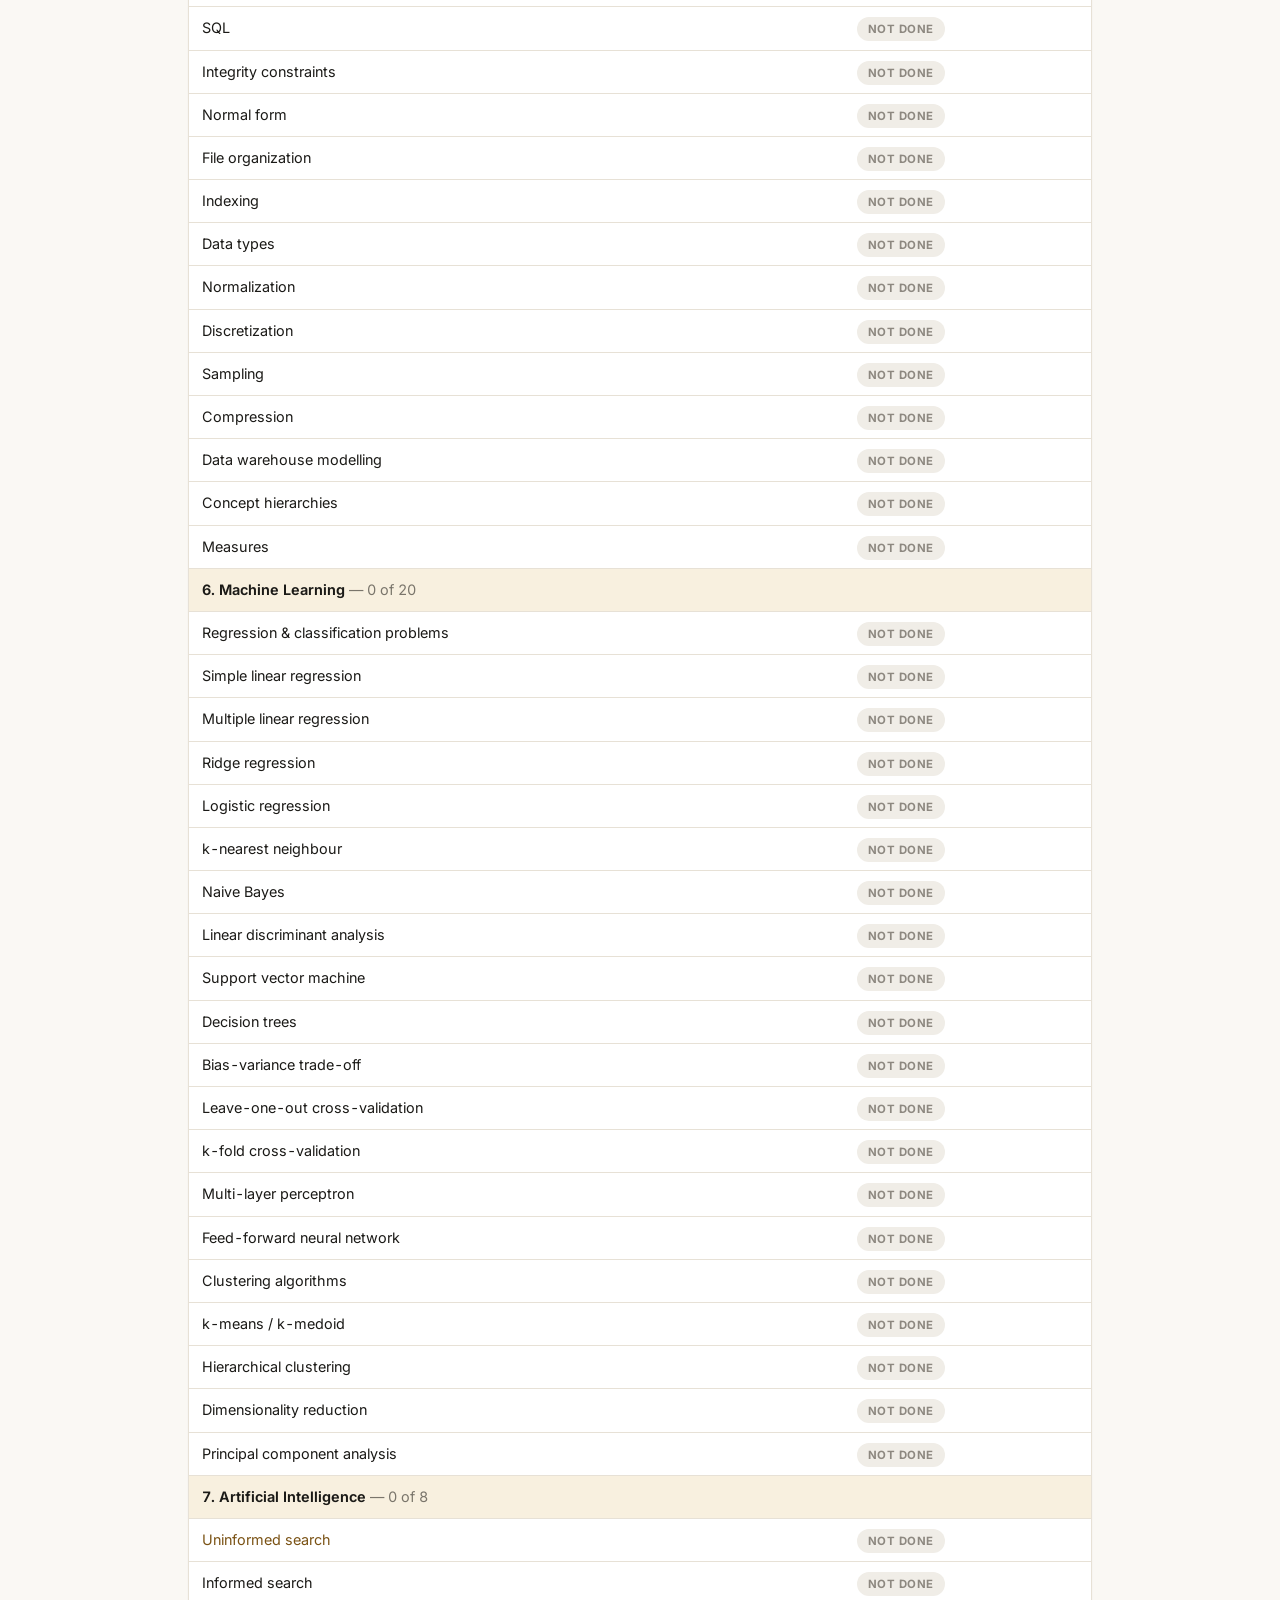
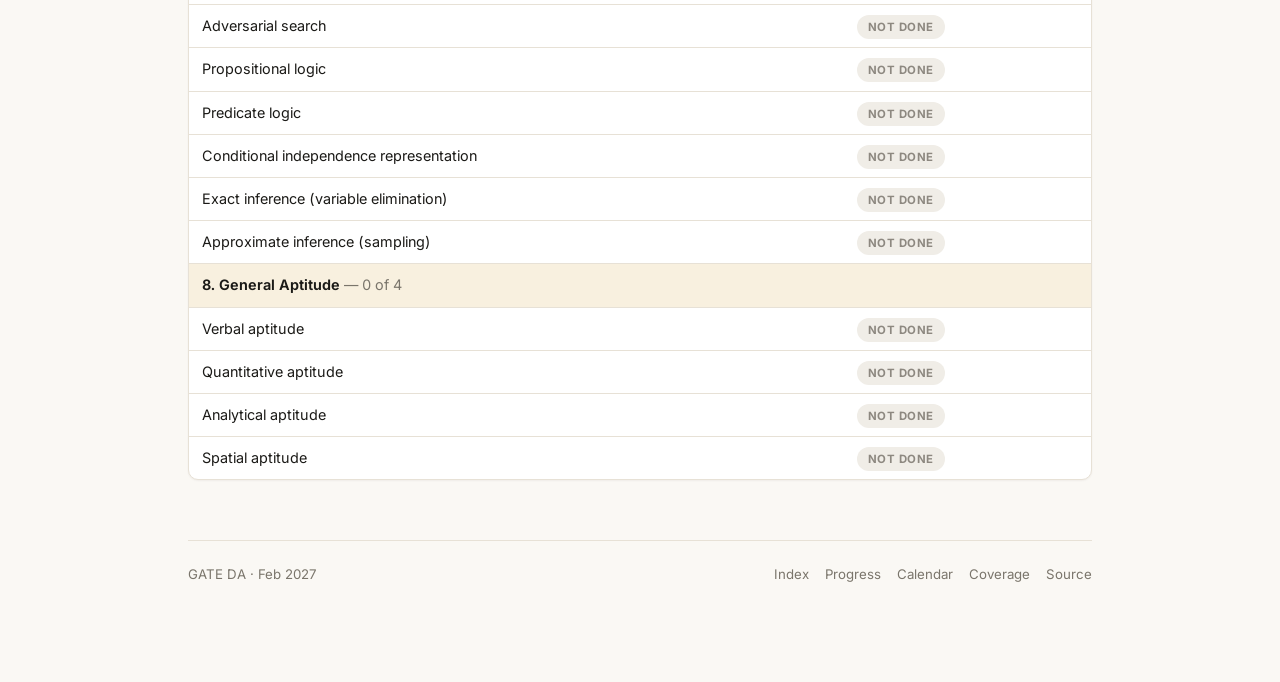
<file: progress.html>
<!doctype html><html lang="en"><head><meta charset="utf-8"><meta name="viewport" content="width=device-width,initial-scale=1"><meta name="color-scheme" content="light dark"><link rel="icon" href="assets/favicon.svg" type="image/svg+xml"><link rel="icon" href="assets/favicon-32.png" sizes="32x32" type="image/png"><link rel="apple-touch-icon" href="assets/apple-touch-icon.png"><meta name="theme-color" content="#9a6a1c"><title>Progress · GATE DA Notes</title><link rel="preconnect" href="https://fonts.googleapis.com"><link rel="preconnect" href="https://fonts.gstatic.com" crossorigin><link href="https://fonts.googleapis.com/css2?family=Inter:wght@400;500;600;700&family=JetBrains+Mono:wght@400;600&family=Source+Serif+4:opsz,wght@8..60,600;8..60,700&display=swap" rel="stylesheet"><link rel="stylesheet" href="assets/site.css?v=25"></head><body><div class="nav"><div class="in"><a class="brand" href="index.html#top">GATE DA · Notes</a><a class="lnk" href="index.html">Home</a><a class="lnk" href="index.html#index">Index</a><a class="lnk on" href="progress.html">Progress</a><a class="lnk" href="coverage.html">Coverage</a><a class="lnk" href="calendar.html">Calendar</a><span class="sp"></span><a class="lnk" href="https://github.com/theskpaul/gate-da-notes">Repo</a></div></div><div class="wrap">
<div class="hero">
 <p class="eyebrow">Tracker</p>
 <h1>Progress</h1>
 <p class="lede">Every topic in the GATE DA syllabus, with its status. This is the static-site
 equivalent of the Notion topic tracker — 0 of 105 topics have their PYQs solved.</p>
</div>
<label style="display:inline-flex;align-items:center;gap:8px;margin:0 0 14px;font-size:.92rem;color:var(--muted);cursor:pointer"><input type="checkbox" id="only-left" style="width:16px;height:16px;accent-color:var(--accent)"> Show only topics I haven't done <span id="only-left-count" style="color:var(--muted)"></span></label>
<div class="tw"><table><thead><tr><th>Topic</th><th>Status</th></tr></thead>
<tbody><tr id="sec-1" data-sec="sec-1"><td colspan="2" style="background:var(--accent-soft);font-weight:650">1. Probability &amp; Statistics <span class="seccount" style="font-weight:400;color:var(--muted)">— 0 of 17</span></td></tr><tr data-key="sec-1-counting-permutations-combinations"><td>Counting (permutations &amp; combinations)</td><td><span class="pill" data-pyq="no">Not done</span></td></tr><tr data-key="sec-1-probability-axioms"><td>Probability axioms</td><td><span class="pill" data-pyq="no">Not done</span></td></tr><tr data-key="sec-1-sample-space-events"><td>Sample space &amp; events</td><td><span class="pill" data-pyq="no">Not done</span></td></tr><tr data-key="sec-1-independent-mutually-exclusive-events"><td>Independent &amp; mutually exclusive events</td><td><span class="pill" data-pyq="no">Not done</span></td></tr><tr data-key="sec-1-marginal-conditional-joint-probability"><td>Marginal, conditional &amp; joint probability</td><td><span class="pill" data-pyq="no">Not done</span></td></tr><tr data-key="sec-1-bayes-theorem"><td>Bayes theorem</td><td><span class="pill" data-pyq="no">Not done</span></td></tr><tr data-key="sec-1-conditional-expectation-variance"><td>Conditional expectation &amp; variance</td><td><span class="pill" data-pyq="no">Not done</span></td></tr><tr data-key="sec-1-mean-median-mode-standard-deviation"><td>Mean, median, mode, standard deviation</td><td><span class="pill" data-pyq="no">Not done</span></td></tr><tr data-key="sec-1-correlation-covariance"><td>Correlation &amp; covariance</td><td><span class="pill" data-pyq="no">Not done</span></td></tr><tr data-key="sec-1-random-variables"><td>Random variables</td><td><span class="pill" data-pyq="no">Not done</span></td></tr><tr data-key="sec-1-discrete-rvs-pmfs"><td>Discrete RVs &amp; PMFs</td><td><span class="pill" data-pyq="no">Not done</span></td></tr><tr data-key="sec-1-continuous-rvs-pdfs"><td>Continuous RVs &amp; PDFs</td><td><span class="pill" data-pyq="no">Not done</span></td></tr><tr data-key="sec-1-cumulative-distribution-function"><td>Cumulative distribution function</td><td><span class="pill" data-pyq="no">Not done</span></td></tr><tr data-key="sec-1-conditional-pdf"><td>Conditional PDF</td><td><span class="pill" data-pyq="no">Not done</span></td></tr><tr data-key="sec-1-central-limit-theorem"><td>Central limit theorem</td><td><span class="pill" data-pyq="no">Not done</span></td></tr><tr data-key="sec-1-confidence-interval"><td>Confidence interval</td><td><span class="pill" data-pyq="no">Not done</span></td></tr><tr data-key="sec-1-z-test-t-test-chi-squared-test"><td>z-test, t-test, chi-squared test</td><td><span class="pill" data-pyq="no">Not done</span></td></tr><tr id="sec-2" data-sec="sec-2"><td colspan="2" style="background:var(--accent-soft);font-weight:650">2. Linear Algebra <span class="seccount" style="font-weight:400;color:var(--muted)">— 1 of 17</span></td></tr><tr data-key="sec-2-vector-space-subspaces"><td>Vector space &amp; subspaces</td><td><span class="pill" data-pyq="no">Not done</span></td></tr><tr data-key="sec-2-linear-dependence-independence"><td>Linear dependence &amp; independence</td><td><span class="pill" data-pyq="no">Not done</span></td></tr><tr data-key="sec-2-matrices"><td><a href="matrices.html">Matrices</a></td><td><span class="pill" data-pyq="no">Not done</span></td></tr><tr data-key="sec-2-projection-matrix"><td>Projection matrix</td><td><span class="pill" data-pyq="no">Not done</span></td></tr><tr data-key="sec-2-orthogonal-matrix"><td>Orthogonal matrix</td><td><span class="pill" data-pyq="no">Not done</span></td></tr><tr data-key="sec-2-idempotent-matrix"><td>Idempotent matrix</td><td><span class="pill" data-pyq="no">Not done</span></td></tr><tr data-key="sec-2-partition-matrix"><td>Partition matrix</td><td><span class="pill" data-pyq="no">Not done</span></td></tr><tr data-key="sec-2-quadratic-forms"><td>Quadratic forms</td><td><span class="pill" data-pyq="no">Not done</span></td></tr><tr data-key="sec-2-systems-of-linear-equations"><td>Systems of linear equations</td><td><span class="pill" data-pyq="no">Not done</span></td></tr><tr data-key="sec-2-gaussian-elimination"><td>Gaussian elimination</td><td><span class="pill" data-pyq="no">Not done</span></td></tr><tr data-key="sec-2-eigenvalues-eigenvectors"><td>Eigenvalues &amp; eigenvectors</td><td><span class="pill" data-pyq="no">Not done</span></td></tr><tr data-key="sec-2-determinant"><td>Determinant</td><td><span class="pill" data-pyq="no">Not done</span></td></tr><tr data-key="sec-2-rank"><td>Rank</td><td><span class="pill" data-pyq="no">Not done</span></td></tr><tr data-key="sec-2-nullity"><td>Nullity</td><td><span class="pill" data-pyq="no">Not done</span></td></tr><tr data-key="sec-2-projections"><td>Projections</td><td><span class="pill" data-pyq="no">Not done</span></td></tr><tr data-key="sec-2-lu-decomposition"><td>LU decomposition</td><td><span class="pill" data-pyq="no">Not done</span></td></tr><tr data-key="sec-2-singular-value-decomposition"><td>Singular value decomposition</td><td><span class="pill" data-pyq="no">Not done</span></td></tr><tr id="sec-3" data-sec="sec-3"><td colspan="2" style="background:var(--accent-soft);font-weight:650">3. Calculus &amp; Optimization <span class="seccount" style="font-weight:400;color:var(--muted)">— 0 of 6</span></td></tr><tr data-key="sec-3-functions-of-a-single-variable"><td>Functions of a single variable</td><td><span class="pill" data-pyq="no">Not done</span></td></tr><tr data-key="sec-3-limit"><td>Limit</td><td><span class="pill" data-pyq="no">Not done</span></td></tr><tr data-key="sec-3-continuity-differentiability"><td>Continuity &amp; differentiability</td><td><span class="pill" data-pyq="no">Not done</span></td></tr><tr data-key="sec-3-taylor-series"><td>Taylor series</td><td><span class="pill" data-pyq="no">Not done</span></td></tr><tr data-key="sec-3-maxima-minima"><td>Maxima &amp; minima</td><td><span class="pill" data-pyq="no">Not done</span></td></tr><tr data-key="sec-3-optimization-single-variable"><td>Optimization (single variable)</td><td><span class="pill" data-pyq="no">Not done</span></td></tr><tr id="sec-4" data-sec="sec-4"><td colspan="2" style="background:var(--accent-soft);font-weight:650">4. Programming, Data Structures &amp; Algorithms <span class="seccount" style="font-weight:400;color:var(--muted)">— 3 of 16</span></td></tr><tr data-key="sec-4-programming-in-python"><td>Programming in Python</td><td><span class="pill" data-pyq="no">Not done</span></td></tr><tr data-key="sec-4-stacks"><td><a href="stack.html">Stacks</a></td><td><span class="pill" data-pyq="no">Not done</span></td></tr><tr data-key="sec-4-queues"><td><a href="queue.html">Queues</a></td><td><span class="pill" data-pyq="no">Not done</span></td></tr><tr data-key="sec-4-linked-lists"><td><a href="linked-list.html">Linked lists</a></td><td><span class="pill" data-pyq="no">Not done</span></td></tr><tr data-key="sec-4-trees"><td>Trees</td><td><span class="pill" data-pyq="no">Not done</span></td></tr><tr data-key="sec-4-hash-tables"><td>Hash tables</td><td><span class="pill" data-pyq="no">Not done</span></td></tr><tr data-key="sec-4-linear-search"><td>Linear search</td><td><span class="pill" data-pyq="no">Not done</span></td></tr><tr data-key="sec-4-binary-search"><td>Binary search</td><td><span class="pill" data-pyq="no">Not done</span></td></tr><tr data-key="sec-4-selection-sort"><td>Selection sort</td><td><span class="pill" data-pyq="no">Not done</span></td></tr><tr data-key="sec-4-bubble-sort"><td>Bubble sort</td><td><span class="pill" data-pyq="no">Not done</span></td></tr><tr data-key="sec-4-insertion-sort"><td>Insertion sort</td><td><span class="pill" data-pyq="no">Not done</span></td></tr><tr data-key="sec-4-mergesort"><td>Mergesort</td><td><span class="pill" data-pyq="no">Not done</span></td></tr><tr data-key="sec-4-quicksort"><td>Quicksort</td><td><span class="pill" data-pyq="no">Not done</span></td></tr><tr data-key="sec-4-graph-theory"><td>Graph theory</td><td><span class="pill" data-pyq="no">Not done</span></td></tr><tr data-key="sec-4-graph-traversals"><td>Graph traversals</td><td><span class="pill" data-pyq="no">Not done</span></td></tr><tr data-key="sec-4-shortest-path"><td>Shortest path</td><td><span class="pill" data-pyq="no">Not done</span></td></tr><tr id="sec-5" data-sec="sec-5"><td colspan="2" style="background:var(--accent-soft);font-weight:650">5. Database Management &amp; Warehousing <span class="seccount" style="font-weight:400;color:var(--muted)">— 0 of 17</span></td></tr><tr data-key="sec-5-er-model"><td>ER model</td><td><span class="pill" data-pyq="no">Not done</span></td></tr><tr data-key="sec-5-relational-model"><td>Relational model</td><td><span class="pill" data-pyq="no">Not done</span></td></tr><tr data-key="sec-5-relational-algebra"><td>Relational algebra</td><td><span class="pill" data-pyq="no">Not done</span></td></tr><tr data-key="sec-5-tuple-calculus"><td>Tuple calculus</td><td><span class="pill" data-pyq="no">Not done</span></td></tr><tr data-key="sec-5-sql"><td>SQL</td><td><span class="pill" data-pyq="no">Not done</span></td></tr><tr data-key="sec-5-integrity-constraints"><td>Integrity constraints</td><td><span class="pill" data-pyq="no">Not done</span></td></tr><tr data-key="sec-5-normal-form"><td>Normal form</td><td><span class="pill" data-pyq="no">Not done</span></td></tr><tr data-key="sec-5-file-organization"><td>File organization</td><td><span class="pill" data-pyq="no">Not done</span></td></tr><tr data-key="sec-5-indexing"><td>Indexing</td><td><span class="pill" data-pyq="no">Not done</span></td></tr><tr data-key="sec-5-data-types"><td>Data types</td><td><span class="pill" data-pyq="no">Not done</span></td></tr><tr data-key="sec-5-normalization"><td>Normalization</td><td><span class="pill" data-pyq="no">Not done</span></td></tr><tr data-key="sec-5-discretization"><td>Discretization</td><td><span class="pill" data-pyq="no">Not done</span></td></tr><tr data-key="sec-5-sampling"><td>Sampling</td><td><span class="pill" data-pyq="no">Not done</span></td></tr><tr data-key="sec-5-compression"><td>Compression</td><td><span class="pill" data-pyq="no">Not done</span></td></tr><tr data-key="sec-5-data-warehouse-modelling"><td>Data warehouse modelling</td><td><span class="pill" data-pyq="no">Not done</span></td></tr><tr data-key="sec-5-concept-hierarchies"><td>Concept hierarchies</td><td><span class="pill" data-pyq="no">Not done</span></td></tr><tr data-key="sec-5-measures"><td>Measures</td><td><span class="pill" data-pyq="no">Not done</span></td></tr><tr id="sec-6" data-sec="sec-6"><td colspan="2" style="background:var(--accent-soft);font-weight:650">6. Machine Learning <span class="seccount" style="font-weight:400;color:var(--muted)">— 0 of 20</span></td></tr><tr data-key="sec-6-regression-classification-problems"><td>Regression &amp; classification problems</td><td><span class="pill" data-pyq="no">Not done</span></td></tr><tr data-key="sec-6-simple-linear-regression"><td>Simple linear regression</td><td><span class="pill" data-pyq="no">Not done</span></td></tr><tr data-key="sec-6-multiple-linear-regression"><td>Multiple linear regression</td><td><span class="pill" data-pyq="no">Not done</span></td></tr><tr data-key="sec-6-ridge-regression"><td>Ridge regression</td><td><span class="pill" data-pyq="no">Not done</span></td></tr><tr data-key="sec-6-logistic-regression"><td>Logistic regression</td><td><span class="pill" data-pyq="no">Not done</span></td></tr><tr data-key="sec-6-k-nearest-neighbour"><td>k-nearest neighbour</td><td><span class="pill" data-pyq="no">Not done</span></td></tr><tr data-key="sec-6-naive-bayes"><td>Naive Bayes</td><td><span class="pill" data-pyq="no">Not done</span></td></tr><tr data-key="sec-6-linear-discriminant-analysis"><td>Linear discriminant analysis</td><td><span class="pill" data-pyq="no">Not done</span></td></tr><tr data-key="sec-6-support-vector-machine"><td>Support vector machine</td><td><span class="pill" data-pyq="no">Not done</span></td></tr><tr data-key="sec-6-decision-trees"><td>Decision trees</td><td><span class="pill" data-pyq="no">Not done</span></td></tr><tr data-key="sec-6-bias-variance-trade-off"><td>Bias-variance trade-off</td><td><span class="pill" data-pyq="no">Not done</span></td></tr><tr data-key="sec-6-leave-one-out-cross-validation"><td>Leave-one-out cross-validation</td><td><span class="pill" data-pyq="no">Not done</span></td></tr><tr data-key="sec-6-k-fold-cross-validation"><td>k-fold cross-validation</td><td><span class="pill" data-pyq="no">Not done</span></td></tr><tr data-key="sec-6-multi-layer-perceptron"><td>Multi-layer perceptron</td><td><span class="pill" data-pyq="no">Not done</span></td></tr><tr data-key="sec-6-feed-forward-neural-network"><td>Feed-forward neural network</td><td><span class="pill" data-pyq="no">Not done</span></td></tr><tr data-key="sec-6-clustering-algorithms"><td>Clustering algorithms</td><td><span class="pill" data-pyq="no">Not done</span></td></tr><tr data-key="sec-6-k-means-k-medoid"><td>k-means / k-medoid</td><td><span class="pill" data-pyq="no">Not done</span></td></tr><tr data-key="sec-6-hierarchical-clustering"><td>Hierarchical clustering</td><td><span class="pill" data-pyq="no">Not done</span></td></tr><tr data-key="sec-6-dimensionality-reduction"><td>Dimensionality reduction</td><td><span class="pill" data-pyq="no">Not done</span></td></tr><tr data-key="sec-6-principal-component-analysis"><td>Principal component analysis</td><td><span class="pill" data-pyq="no">Not done</span></td></tr><tr id="sec-7" data-sec="sec-7"><td colspan="2" style="background:var(--accent-soft);font-weight:650">7. Artificial Intelligence <span class="seccount" style="font-weight:400;color:var(--muted)">— 1 of 8</span></td></tr><tr data-key="sec-7-uninformed-search"><td><a href="bfs.html">Uninformed search</a></td><td><span class="pill" data-pyq="no">Not done</span></td></tr><tr data-key="sec-7-informed-search"><td>Informed search</td><td><span class="pill" data-pyq="no">Not done</span></td></tr><tr data-key="sec-7-adversarial-search"><td>Adversarial search</td><td><span class="pill" data-pyq="no">Not done</span></td></tr><tr data-key="sec-7-propositional-logic"><td>Propositional logic</td><td><span class="pill" data-pyq="no">Not done</span></td></tr><tr data-key="sec-7-predicate-logic"><td>Predicate logic</td><td><span class="pill" data-pyq="no">Not done</span></td></tr><tr data-key="sec-7-conditional-independence-representation"><td>Conditional independence representation</td><td><span class="pill" data-pyq="no">Not done</span></td></tr><tr data-key="sec-7-exact-inference-variable-elimination"><td>Exact inference (variable elimination)</td><td><span class="pill" data-pyq="no">Not done</span></td></tr><tr data-key="sec-7-approximate-inference-sampling"><td>Approximate inference (sampling)</td><td><span class="pill" data-pyq="no">Not done</span></td></tr><tr id="sec-8" data-sec="sec-8"><td colspan="2" style="background:var(--accent-soft);font-weight:650">8. General Aptitude <span class="seccount" style="font-weight:400;color:var(--muted)">— 0 of 4</span></td></tr><tr data-key="sec-8-verbal-aptitude"><td>Verbal aptitude</td><td><span class="pill" data-pyq="no">Not done</span></td></tr><tr data-key="sec-8-quantitative-aptitude"><td>Quantitative aptitude</td><td><span class="pill" data-pyq="no">Not done</span></td></tr><tr data-key="sec-8-analytical-aptitude"><td>Analytical aptitude</td><td><span class="pill" data-pyq="no">Not done</span></td></tr><tr data-key="sec-8-spatial-aptitude"><td>Spatial aptitude</td><td><span class="pill" data-pyq="no">Not done</span></td></tr></tbody></table></div>
<footer><span>GATE DA · Feb 2027</span><span class="sp"></span><a href="index.html">Index</a><a href="progress.html">Progress</a><a href="calendar.html">Calendar</a><a href="coverage.html">Coverage</a><a href="https://github.com/theskpaul/gate-da-notes">Source</a></footer></div><script src="assets/player.js?v=6" defer></script><script src="assets/calendar.js?v=3" defer></script><script src="assets/pyq.js?v=2" defer></script><script src="assets/urgency.js?v=10" defer></script></body></html>
</file>
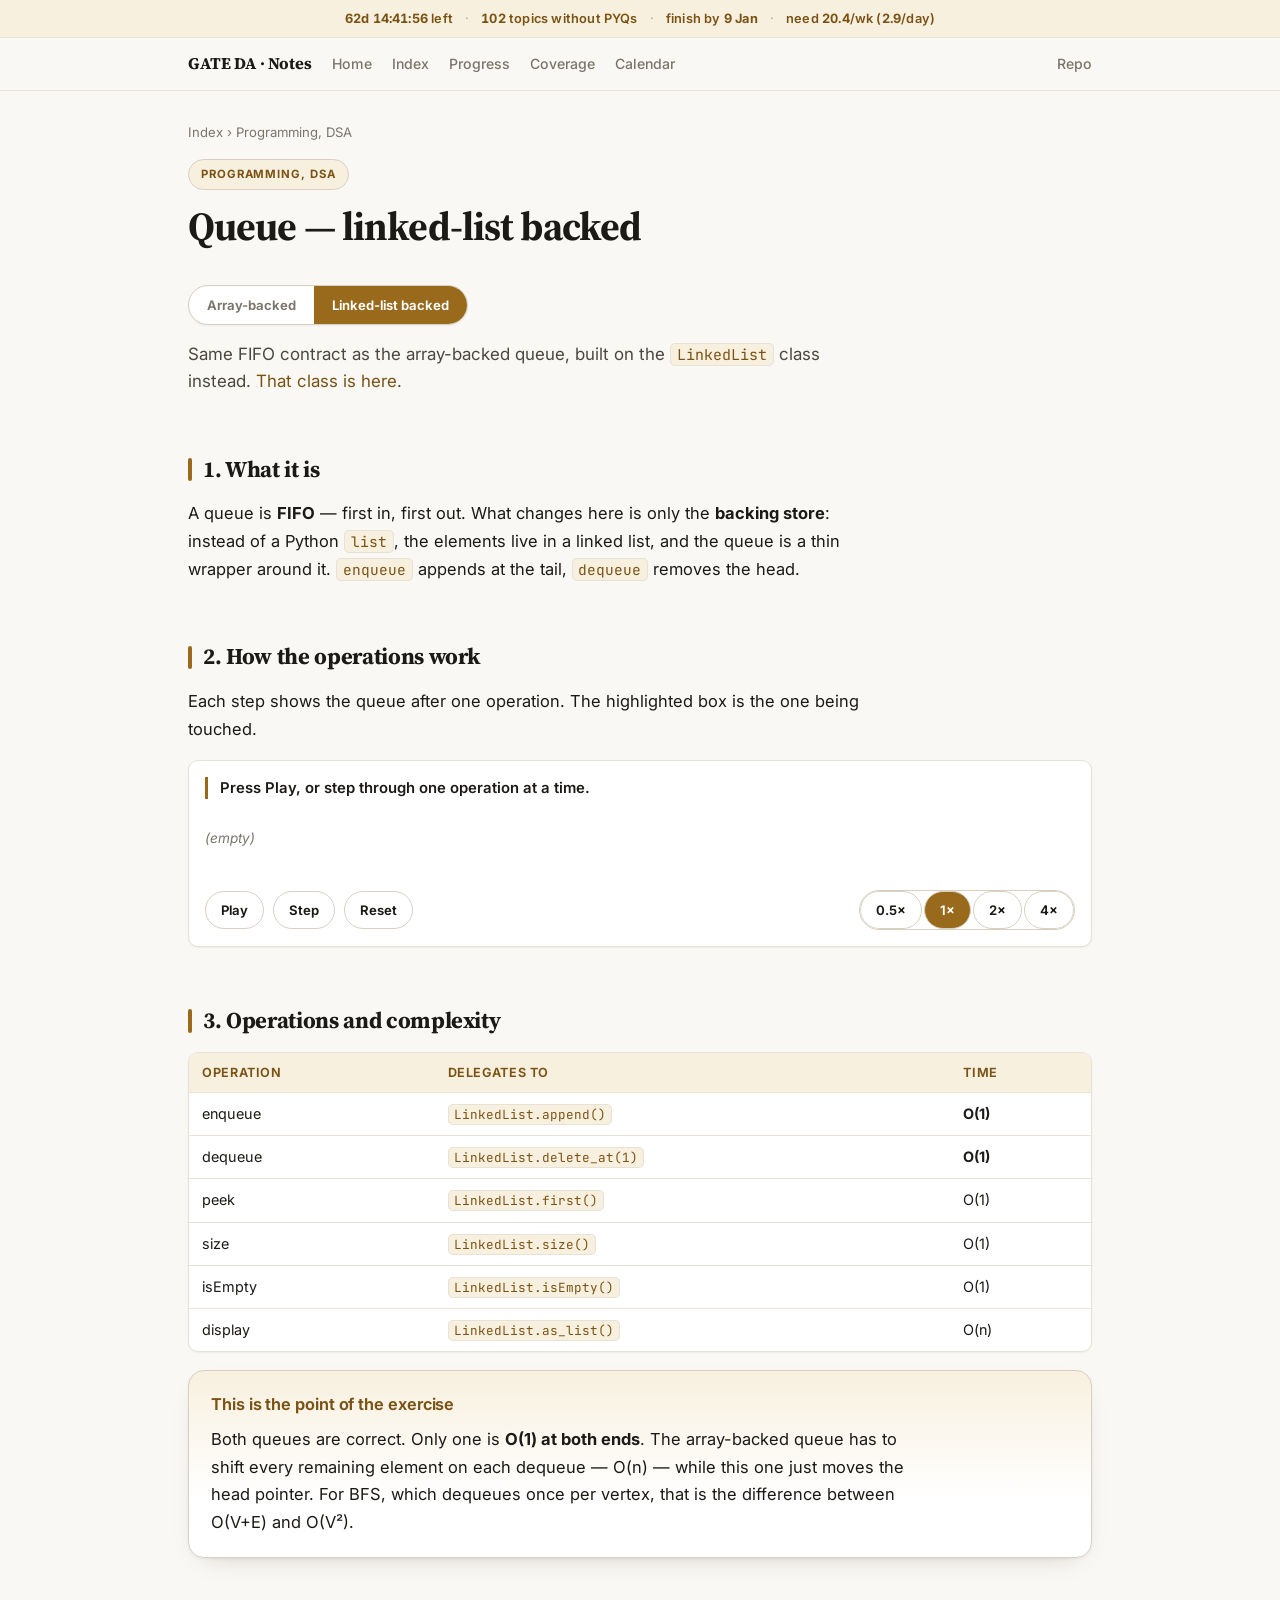
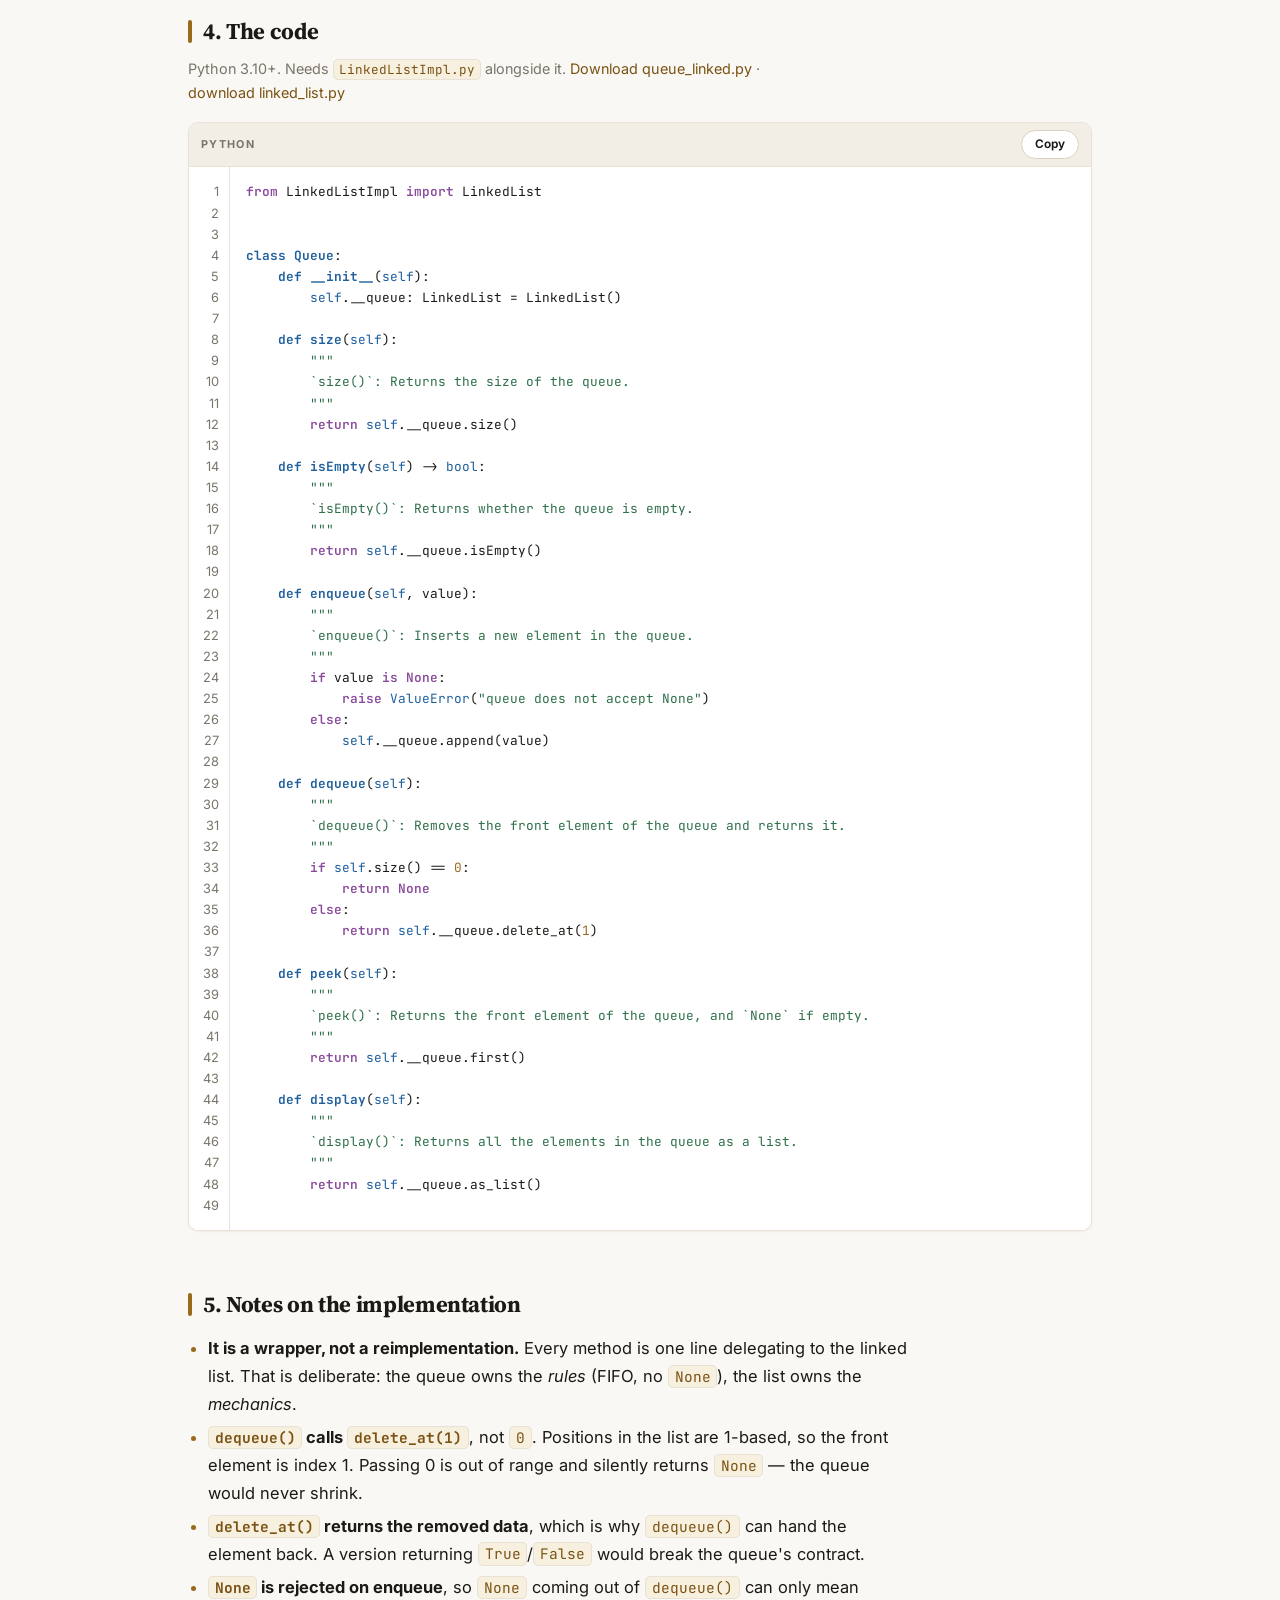
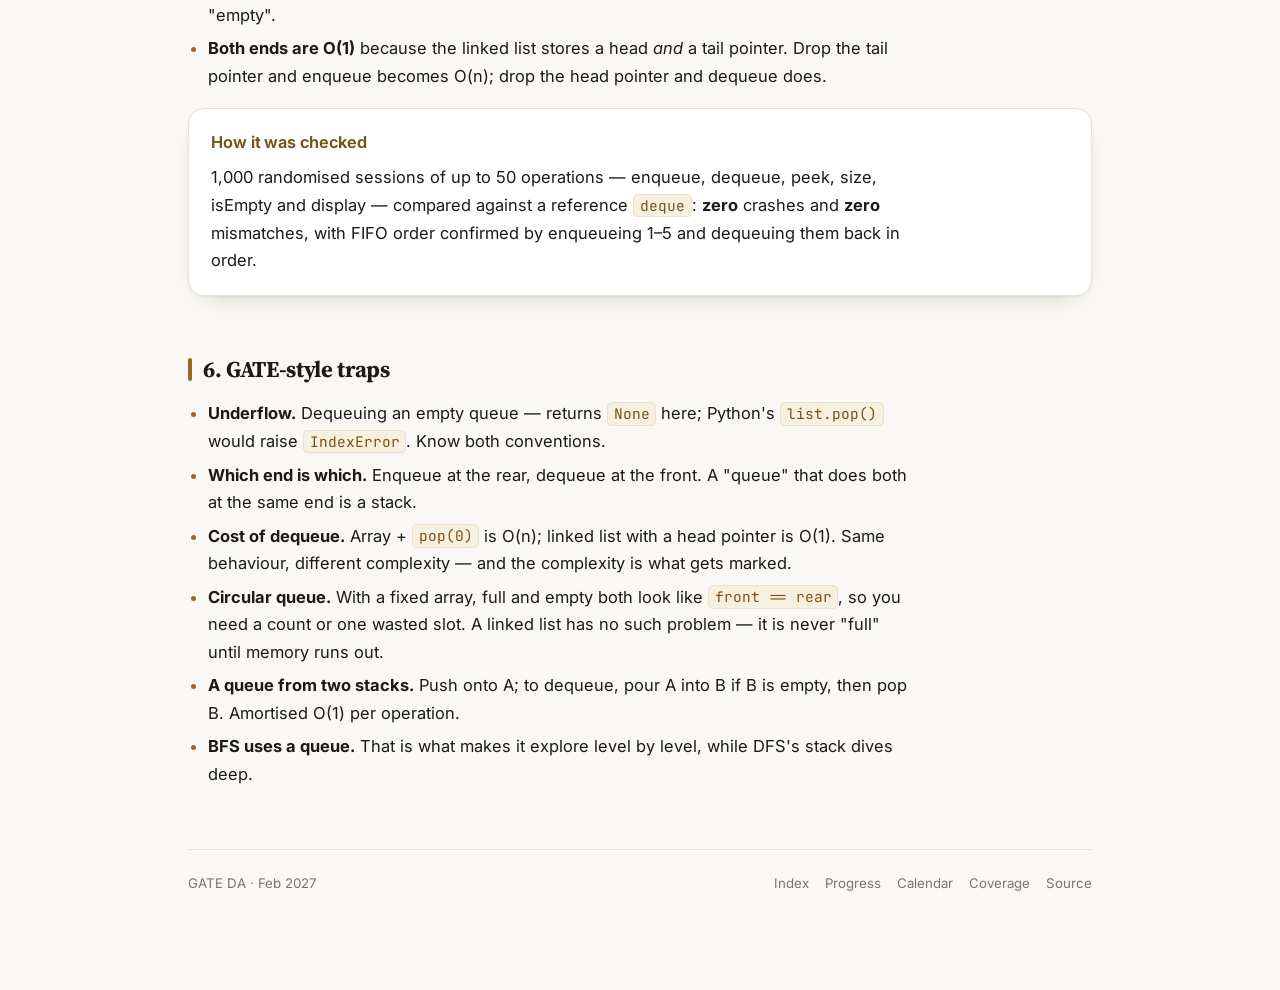
<file: queue-linked.html>
<!doctype html><html lang="en"><head><meta charset="utf-8"><meta name="viewport" content="width=device-width,initial-scale=1"><meta name="color-scheme" content="light dark"><link rel="icon" href="assets/favicon.svg" type="image/svg+xml"><link rel="icon" href="assets/favicon-32.png" sizes="32x32" type="image/png"><link rel="apple-touch-icon" href="assets/apple-touch-icon.png"><meta name="theme-color" content="#9a6a1c"><title>Queue — linked list · GATE DA Notes</title><link rel="preconnect" href="https://fonts.googleapis.com"><link rel="preconnect" href="https://fonts.gstatic.com" crossorigin><link href="https://fonts.googleapis.com/css2?family=Inter:wght@400;500;600;700&family=JetBrains+Mono:wght@400;600&family=Source+Serif+4:opsz,wght@8..60,600;8..60,700&display=swap" rel="stylesheet"><link rel="stylesheet" href="assets/site.css?v=25"></head><body><script src="assets/speed.js?v=2" defer></script><div class="nav"><div class="in"><a class="brand" href="index.html#top">GATE DA · Notes</a><a class="lnk" href="index.html">Home</a><a class="lnk" href="index.html#index">Index</a><a class="lnk" href="progress.html">Progress</a><a class="lnk" href="coverage.html">Coverage</a><a class="lnk" href="calendar.html">Calendar</a><span class="sp"></span><a class="lnk" href="https://github.com/theskpaul/gate-da-notes">Repo</a></div></div><div class="wrap">


<p class="crumb"><a href="index.html">Index</a> › Programming, DSA</p>
<div class="hero"><span class="badge">Programming, DSA</span><h1>Queue — linked-list backed</h1></div>
<div class="impltabs"><a class="impltab" href="queue.html">Array-backed</a><a class="impltab is-on" href="queue-linked.html">Linked-list backed</a></div>
<p class="lede" style="margin:-8px 0 26px">Same FIFO contract as the array-backed queue, built on the
<code>LinkedList</code> class instead. <a href="linked-list.html">That class is here</a>.</p>

<h2><span class="bar"></span>1. What it is</h2>
<p>A queue is <b>FIFO</b> — first in, first out. What changes here is only the <b>backing store</b>: instead of
a Python <code>list</code>, the elements live in a linked list, and the queue is a thin wrapper around it.
<code>enqueue</code> appends at the tail, <code>dequeue</code> removes the head.</p>

<h2><span class="bar"></span>2. How the operations work</h2>
<p>Each step shows the queue after one operation. The highlighted box is the one being touched.</p>
<div class="qp" id="queueplayer">
 <p class="qp-caption"></p>
 <div class="qp-stage"></div>
 <div class="qp-bar">
  <button class="qp-play" type="button">Play</button>
  <button class="qp-step" type="button">Step</button>
  <button class="qp-reset" type="button">Reset</button>
  <span class="spd" role="group" aria-label="Animation speed"><button class="spd-btn" type="button" data-speed="0.5">0.5&times;</button><button class="spd-btn is-on" type="button" data-speed="1">1&times;</button><button class="spd-btn" type="button" data-speed="2">2&times;</button><button class="spd-btn" type="button" data-speed="4">4&times;</button></span>
 </div>
</div>
<script type="application/json" id="queue-data">{"steps": [{"q": [], "hi": -1, "cap": "Empty queue, backed by an empty linked list."}, {"q": ["5"], "hi": 1, "cap": "enqueue 5 \u2014 appended at the tail of the list. O(1), because the tail pointer is stored."}, {"q": ["5", "1"], "hi": 1, "cap": "enqueue 1 \u2014 again at the tail. No walking. O(1)."}, {"q": ["5", "1", "9"], "hi": 1, "cap": "enqueue 9 \u2014 the front has not moved. O(1)."}, {"q": ["5", "1", "9", "3"], "hi": 1, "cap": "enqueue 3 \u2014 four waiting."}, {"q": ["5", "1", "9", "3", "7"], "hi": 1, "cap": "enqueue 7 \u2014 five waiting, and 5 has waited longest."}, {"q": ["5", "1", "9", "3", "7"], "hi": 0, "cap": "peek \u2014 reads the head of the list without removing it. O(1)."}, {"q": ["1", "9", "3", "7"], "hi": 1, "cap": "dequeue \u2014 removes the head node and returns its data. O(1): only the head pointer moves."}, {"q": ["9", "3", "7"], "hi": 1, "cap": "dequeue \u2014 the second element leaves second. FIFO."}, {"q": ["9", "3", "7", "2"], "hi": 1, "cap": "enqueue 2 \u2014 joins the tail, behind 7."}, {"q": ["3", "7", "2"], "hi": 1, "cap": "dequeue \u2014 removes 9."}, {"q": ["7", "2"], "hi": 1, "cap": "dequeue \u2014 removes 3."}, {"q": ["2"], "hi": 0, "cap": "dequeue \u2014 removes 7. One node left, head and tail are the same node."}, {"q": [], "hi": -1, "cap": "dequeue \u2014 removes 2. Head and tail both become None."}, {"q": [], "hi": -1, "cap": "dequeue on an empty queue \u2014 underflow. Returns None, which can only mean \"empty\" since None can never be enqueued."}]}</script>

<h2><span class="bar"></span>3. Operations and complexity</h2>
<div class="tw"><table><thead><tr><th>Operation</th><th>Delegates to</th><th>Time</th></tr></thead><tbody>
<tr><td>enqueue</td><td><code>LinkedList.append()</code></td><td><b>O(1)</b></td></tr>
<tr><td>dequeue</td><td><code>LinkedList.delete_at(1)</code></td><td><b>O(1)</b></td></tr>
<tr><td>peek</td><td><code>LinkedList.first()</code></td><td>O(1)</td></tr>
<tr><td>size</td><td><code>LinkedList.size()</code></td><td>O(1)</td></tr>
<tr><td>isEmpty</td><td><code>LinkedList.isEmpty()</code></td><td>O(1)</td></tr>
<tr><td>display</td><td><code>LinkedList.as_list()</code></td><td>O(n)</td></tr>
</tbody></table></div>

<div class="card accent">
<h3 style="margin-top:0">This is the point of the exercise</h3>
<p style="margin:0">Both queues are correct. Only one is <b>O(1) at both ends</b>. The array-backed queue has to
shift every remaining element on each dequeue — O(n) — while this one just moves the head pointer. For BFS,
which dequeues once per vertex, that is the difference between O(V+E) and O(V²).</p>
</div>

<h2><span class="bar"></span>4. The code</h2>
<p class="sub">Python 3.10+. Needs <code>LinkedListImpl.py</code> alongside it.
<a href="assets/queue_linked.py">Download queue_linked.py</a> ·
<a href="assets/linked_list.py">download linked_list.py</a></p>
<pre><code>from LinkedListImpl import LinkedList


class Queue:
    def __init__(self):
        self.__queue: LinkedList = LinkedList()

    def size(self):
        &quot;&quot;&quot;
        `size()`: Returns the size of the queue.
        &quot;&quot;&quot;
        return self.__queue.size()

    def isEmpty(self) -&gt; bool:
        &quot;&quot;&quot;
        `isEmpty()`: Returns whether the queue is empty.
        &quot;&quot;&quot;
        return self.__queue.isEmpty()

    def enqueue(self, value):
        &quot;&quot;&quot;
        `enqueue()`: Inserts a new element in the queue.
        &quot;&quot;&quot;
        if value is None:
            raise ValueError(&quot;queue does not accept None&quot;)
        else:
            self.__queue.append(value)

    def dequeue(self):
        &quot;&quot;&quot;
        `dequeue()`: Removes the front element of the queue and returns it.
        &quot;&quot;&quot;
        if self.size() == 0:
            return None
        else:
            return self.__queue.delete_at(1)

    def peek(self):
        &quot;&quot;&quot;
        `peek()`: Returns the front element of the queue, and `None` if empty.
        &quot;&quot;&quot;
        return self.__queue.first()

    def display(self):
        &quot;&quot;&quot;
        `display()`: Returns all the elements in the queue as a list.
        &quot;&quot;&quot;
        return self.__queue.as_list()
</code></pre>

<h2><span class="bar"></span>5. Notes on the implementation</h2>
<ul>
<li><b>It is a wrapper, not a reimplementation.</b> Every method is one line delegating to the linked list.
That is deliberate: the queue owns the <i>rules</i> (FIFO, no <code>None</code>), the list owns the
<i>mechanics</i>.</li>
<li><b><code>dequeue()</code> calls <code>delete_at(1)</code></b>, not <code>0</code>. Positions in the list are
1-based, so the front element is index 1. Passing 0 is out of range and silently returns
<code>None</code> — the queue would never shrink.</li>
<li><b><code>delete_at()</code> returns the removed data</b>, which is why <code>dequeue()</code> can hand the
element back. A version returning <code>True</code>/<code>False</code> would break the queue's contract.</li>
<li><b><code>None</code> is rejected on enqueue</b>, so <code>None</code> coming out of <code>dequeue()</code>
can only mean "empty".</li>
<li><b>Both ends are O(1)</b> because the linked list stores a head <i>and</i> a tail pointer. Drop the tail
pointer and enqueue becomes O(n); drop the head pointer and dequeue does.</li>
</ul>

<div class="card">
<h3 style="margin-top:0">How it was checked</h3>
<p style="margin:0">1,000 randomised sessions of up to 50 operations — enqueue, dequeue, peek, size, isEmpty
and display — compared against a reference <code>deque</code>: <b>zero</b> crashes and <b>zero</b> mismatches,
with FIFO order confirmed by enqueueing 1–5 and dequeuing them back in order.</p>
</div>

<h2><span class="bar"></span>6. GATE-style traps</h2>
<ul>
<li><b>Underflow.</b> Dequeuing an empty queue — returns <code>None</code> here; Python's <code>list.pop()</code>
would raise <code>IndexError</code>. Know both conventions.</li>
<li><b>Which end is which.</b> Enqueue at the rear, dequeue at the front. A "queue" that does both at the same
end is a stack.</li>
<li><b>Cost of dequeue.</b> Array + <code>pop(0)</code> is O(n); linked list with a head pointer is O(1). Same
behaviour, different complexity — and the complexity is what gets marked.</li>
<li><b>Circular queue.</b> With a fixed array, full and empty both look like <code>front == rear</code>, so you
need a count or one wasted slot. A linked list has no such problem — it is never "full" until memory runs out.</li>
<li><b>A queue from two stacks.</b> Push onto A; to dequeue, pour A into B if B is empty, then pop B. Amortised
O(1) per operation.</li>
<li><b>BFS uses a queue.</b> That is what makes it explore level by level, while DFS's stack dives deep.</li>
</ul>
<footer><span>GATE DA · Feb 2027</span><span class="sp"></span><a href="index.html">Index</a><a href="progress.html">Progress</a><a href="calendar.html">Calendar</a><a href="coverage.html">Coverage</a><a href="https://github.com/theskpaul/gate-da-notes">Source</a></footer></div><script src="assets/player.js?v=6" defer></script><script src="assets/calendar.js?v=3" defer></script>
<script src="assets/pyq.js?v=2" defer></script><script src="assets/urgency.js?v=10" defer></script><script src="assets/queueplayer.js?v=2" defer></script><script src="assets/code.js?v=1" defer></script></body></html>
</file>
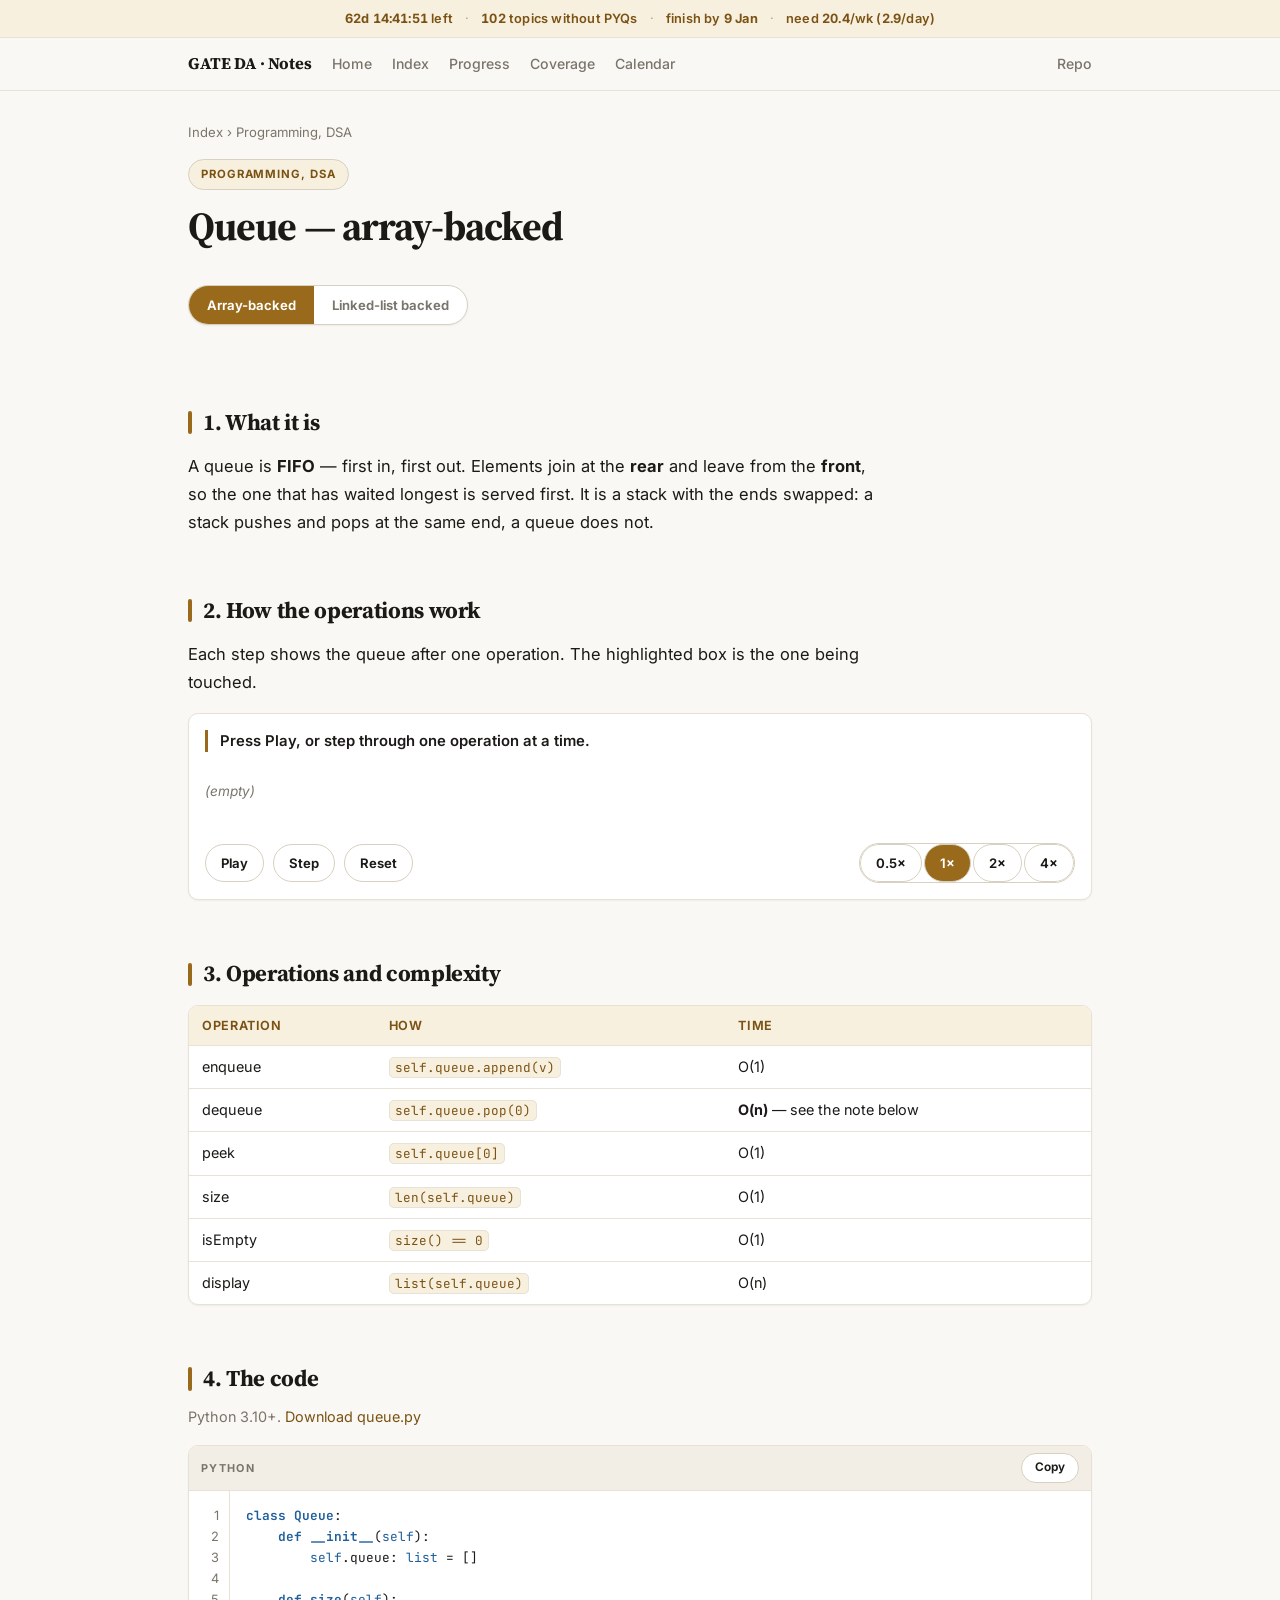
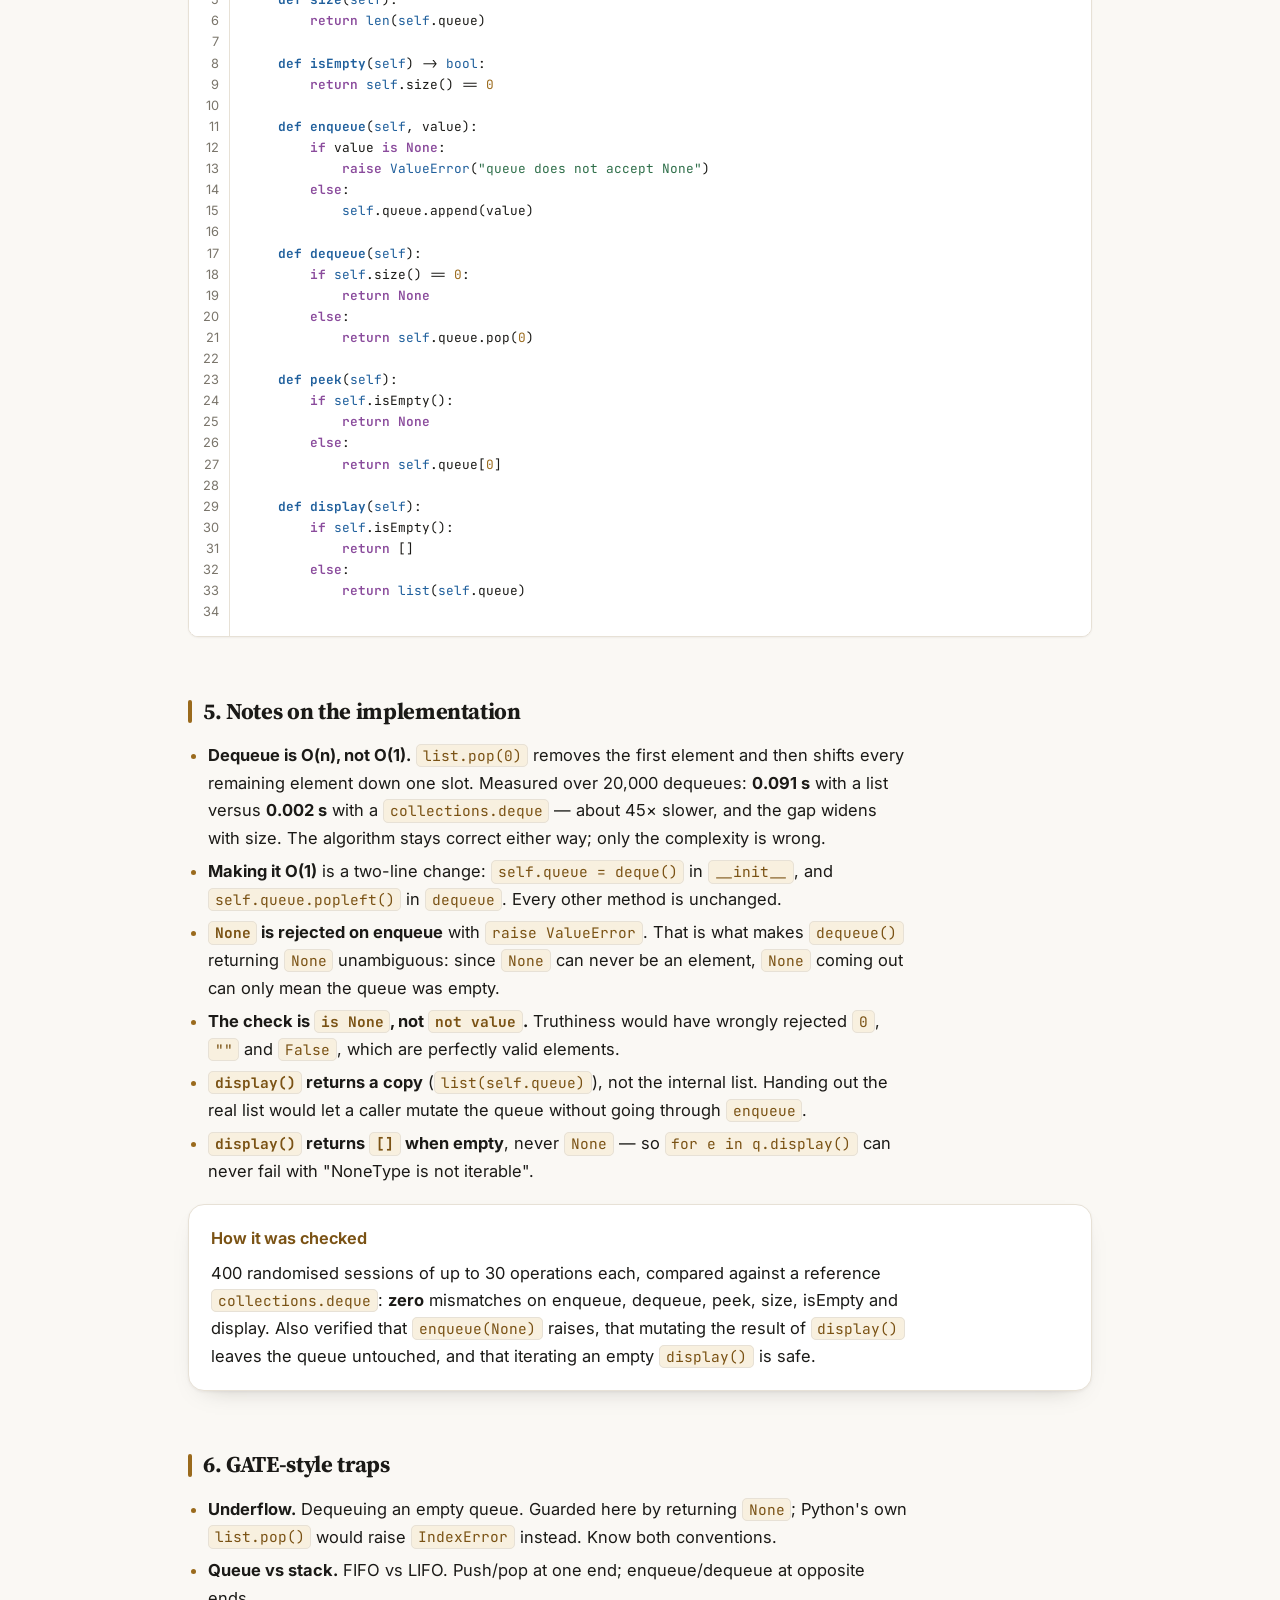
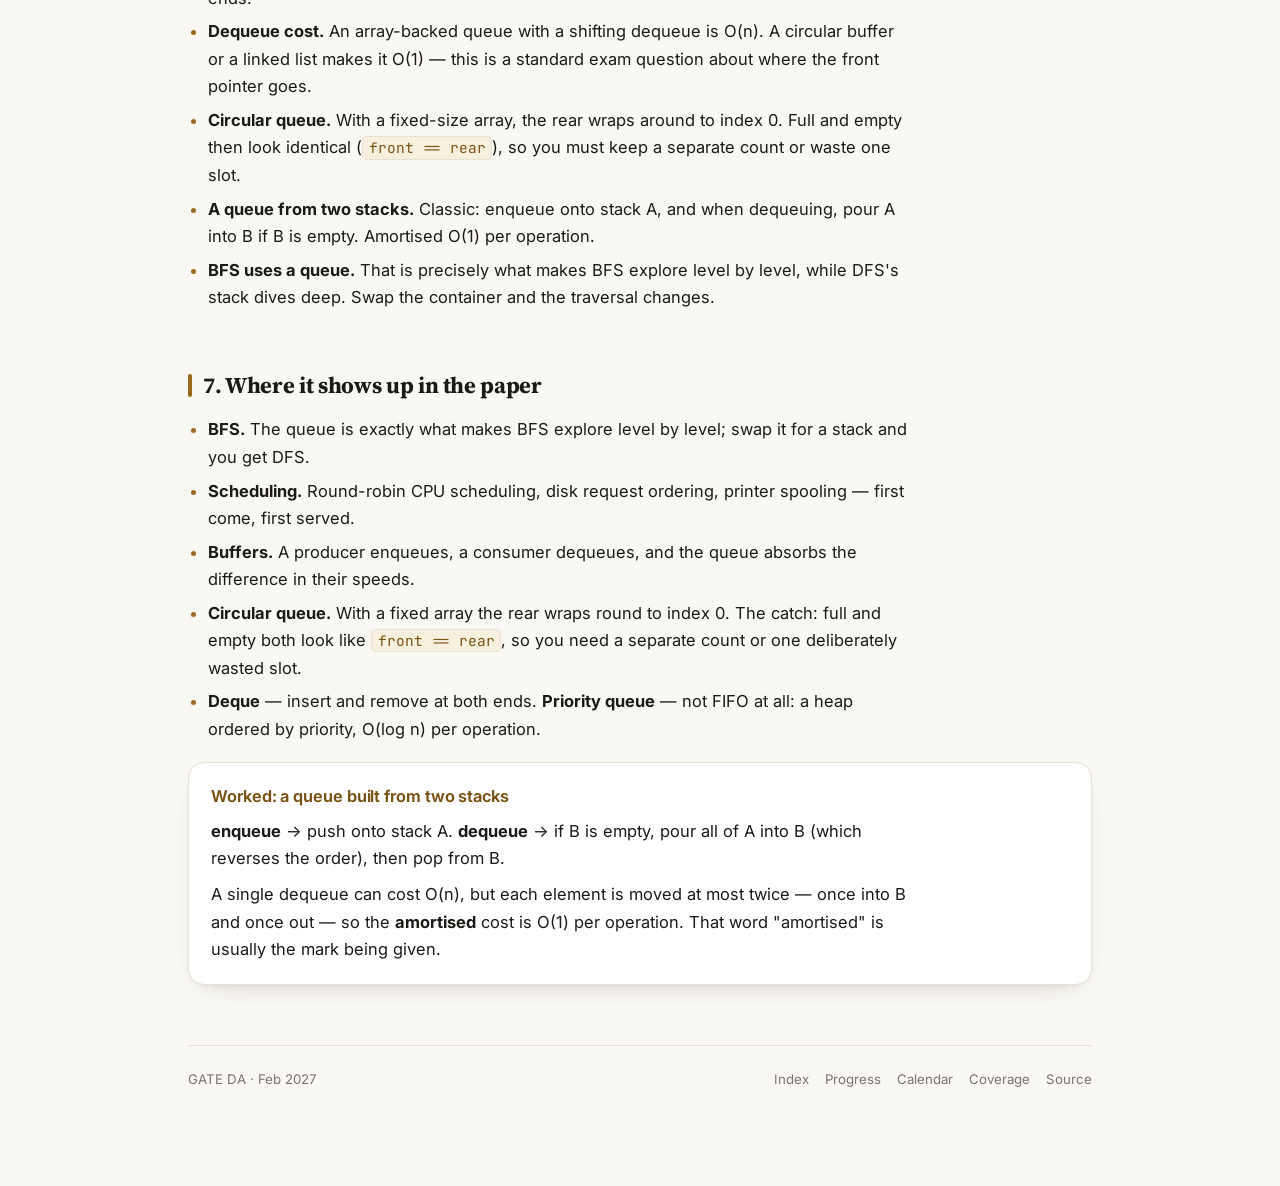
<file: queue.html>
<!doctype html><html lang="en"><head><meta charset="utf-8"><meta name="viewport" content="width=device-width,initial-scale=1"><meta name="color-scheme" content="light dark"><link rel="icon" href="assets/favicon.svg" type="image/svg+xml"><link rel="icon" href="assets/favicon-32.png" sizes="32x32" type="image/png"><link rel="apple-touch-icon" href="assets/apple-touch-icon.png"><meta name="theme-color" content="#9a6a1c"><title>Queue · GATE DA Notes</title><link rel="preconnect" href="https://fonts.googleapis.com"><link rel="preconnect" href="https://fonts.gstatic.com" crossorigin><link href="https://fonts.googleapis.com/css2?family=Inter:wght@400;500;600;700&family=JetBrains+Mono:wght@400;600&family=Source+Serif+4:opsz,wght@8..60,600;8..60,700&display=swap" rel="stylesheet"><link rel="stylesheet" href="assets/site.css?v=25"></head><body><script src="assets/speed.js?v=2" defer></script><div class="nav"><div class="in"><a class="brand" href="index.html#top">GATE DA · Notes</a><a class="lnk" href="index.html">Home</a><a class="lnk" href="index.html#index">Index</a><a class="lnk" href="progress.html">Progress</a><a class="lnk" href="coverage.html">Coverage</a><a class="lnk" href="calendar.html">Calendar</a><span class="sp"></span><a class="lnk" href="https://github.com/theskpaul/gate-da-notes">Repo</a></div></div><div class="wrap">

<p class="crumb"><a href="index.html">Index</a> › Programming, DSA</p>
<div class="hero"><span class="badge">Programming, DSA</span><h1>Queue — array-backed</h1></div>

<div class="impltabs"><a class="impltab is-on" href="queue.html">Array-backed</a><a class="impltab" href="queue-linked.html">Linked-list backed</a></div>
<h2><span class="bar"></span>1. What it is</h2>
<p>A queue is <b>FIFO</b> — first in, first out. Elements join at the <b>rear</b> and leave from the
<b>front</b>, so the one that has waited longest is served first. It is a stack with the ends swapped:
a stack pushes and pops at the same end, a queue does not.</p>

<h2><span class="bar"></span>2. How the operations work</h2>
<p>Each step shows the queue after one operation. The highlighted box is the one being touched.</p>
<div class="qp" id="queueplayer">
 <p class="qp-caption"></p>
 <div class="qp-stage"></div>
 <div class="qp-bar">
  <button class="qp-play" type="button">Play</button>
  <button class="qp-step" type="button">Step</button>
  <button class="qp-reset" type="button">Reset</button><span class="spd" role="group" aria-label="Animation speed"><button class="spd-btn" type="button" data-speed="0.5">0.5&times;</button><button class="spd-btn is-on" type="button" data-speed="1">1&times;</button><button class="spd-btn" type="button" data-speed="2">2&times;</button><button class="spd-btn" type="button" data-speed="4">4&times;</button></span>
 </div>
</div>
<script type="application/json" id="queue-data">{"steps": [{"q": [], "hi": -1, "cap": "Empty queue."}, {"q": ["5"], "hi": 1, "cap": "enqueue 5 \u2014 added at the rear; with one element it is both front and rear. O(1)."}, {"q": ["5", "1"], "hi": 1, "cap": "enqueue 1 \u2014 behind 5. O(1)."}, {"q": ["5", "1", "9"], "hi": 1, "cap": "enqueue 9 \u2014 the rear moves right; the front does not move. O(1)."}, {"q": ["5", "1", "9", "3"], "hi": 1, "cap": "enqueue 3 \u2014 four elements waiting."}, {"q": ["5", "1", "9", "3", "7"], "hi": 1, "cap": "enqueue 7 \u2014 five in the queue, and 5 has been waiting longest."}, {"q": ["5", "1", "9", "3", "7"], "hi": 0, "cap": "peek \u2014 reads the front (5). Not the newest element \u2014 the oldest."}, {"q": ["1", "9", "3", "7"], "hi": 1, "cap": "dequeue \u2014 removes 5 and returns it. Everything shifts left: O(n) with list.pop(0)."}, {"q": ["9", "3", "7"], "hi": 1, "cap": "dequeue \u2014 removes 1. Arrival order is service order."}, {"q": ["9", "3", "7", "2"], "hi": 1, "cap": "enqueue 2 \u2014 joins the rear, behind 7."}, {"q": ["3", "7", "2"], "hi": 1, "cap": "dequeue \u2014 removes 9."}, {"q": ["7", "2"], "hi": 1, "cap": "dequeue \u2014 removes 3."}, {"q": ["2"], "hi": 0, "cap": "dequeue \u2014 removes 7."}, {"q": [], "hi": -1, "cap": "dequeue \u2014 removes 2. The queue is empty."}, {"q": [], "hi": -1, "cap": "dequeue on an empty queue \u2014 underflow. Returns None, which can only mean \"empty\"."}]}</script>

<h2><span class="bar"></span>3. Operations and complexity</h2>
<div class="tw"><table><thead><tr><th>Operation</th><th>How</th><th>Time</th></tr></thead><tbody>
<tr><td>enqueue</td><td><code>self.queue.append(v)</code></td><td>O(1)</td></tr>
<tr><td>dequeue</td><td><code>self.queue.pop(0)</code></td><td><b>O(n)</b> — see the note below</td></tr>
<tr><td>peek</td><td><code>self.queue[0]</code></td><td>O(1)</td></tr>
<tr><td>size</td><td><code>len(self.queue)</code></td><td>O(1)</td></tr>
<tr><td>isEmpty</td><td><code>size() == 0</code></td><td>O(1)</td></tr>
<tr><td>display</td><td><code>list(self.queue)</code></td><td>O(n)</td></tr>
</tbody></table></div>

<h2><span class="bar"></span>4. The code</h2>
<p class="sub">Python 3.10+. <a href="assets/queue.py">Download queue.py</a></p>
<pre><code>class Queue:
    def __init__(self):
        self.queue: list = []

    def size(self):
        return len(self.queue)

    def isEmpty(self) -&gt; bool:
        return self.size() == 0

    def enqueue(self, value):
        if value is None:
            raise ValueError(&quot;queue does not accept None&quot;)
        else:
            self.queue.append(value)

    def dequeue(self):
        if self.size() == 0:
            return None
        else:
            return self.queue.pop(0)

    def peek(self):
        if self.isEmpty():
            return None
        else:
            return self.queue[0]

    def display(self):
        if self.isEmpty():
            return []
        else:
            return list(self.queue)
</code></pre>

<h2><span class="bar"></span>5. Notes on the implementation</h2>
<ul>
<li><b>Dequeue is O(n), not O(1).</b> <code>list.pop(0)</code> removes the first element and then shifts
every remaining element down one slot. Measured over 20,000 dequeues: <b>0.091 s</b> with a list versus
<b>0.002 s</b> with a <code>collections.deque</code> — about 45× slower, and the gap widens with size.
The algorithm stays correct either way; only the complexity is wrong.</li>
<li><b>Making it O(1)</b> is a two-line change: <code>self.queue = deque()</code> in <code>__init__</code>,
and <code>self.queue.popleft()</code> in <code>dequeue</code>. Every other method is unchanged.</li>
<li><b><code>None</code> is rejected on enqueue</b> with <code>raise ValueError</code>. That is what makes
<code>dequeue()</code> returning <code>None</code> unambiguous: since <code>None</code> can never be an
element, <code>None</code> coming out can only mean the queue was empty.</li>
<li><b>The check is <code>is None</code>, not <code>not value</code>.</b> Truthiness would have wrongly
rejected <code>0</code>, <code>""</code> and <code>False</code>, which are perfectly valid elements.</li>
<li><b><code>display()</code> returns a copy</b> (<code>list(self.queue)</code>), not the internal list.
Handing out the real list would let a caller mutate the queue without going through <code>enqueue</code>.</li>
<li><b><code>display()</code> returns <code>[]</code> when empty</b>, never <code>None</code> — so
<code>for e in q.display()</code> can never fail with "NoneType is not iterable".</li>
</ul>

<div class="card">
<h3 style="margin-top:0">How it was checked</h3>
<p style="margin:0">400 randomised sessions of up to 30 operations each, compared against a reference
<code>collections.deque</code>: <b>zero</b> mismatches on enqueue, dequeue, peek, size, isEmpty and
display. Also verified that <code>enqueue(None)</code> raises, that mutating the result of
<code>display()</code> leaves the queue untouched, and that iterating an empty <code>display()</code>
is safe.</p>
</div>

<h2><span class="bar"></span>6. GATE-style traps</h2>
<ul>
<li><b>Underflow.</b> Dequeuing an empty queue. Guarded here by returning <code>None</code>; Python's own
<code>list.pop()</code> would raise <code>IndexError</code> instead. Know both conventions.</li>
<li><b>Queue vs stack.</b> FIFO vs LIFO. Push/pop at one end; enqueue/dequeue at opposite ends.</li>
<li><b>Dequeue cost.</b> An array-backed queue with a shifting dequeue is O(n). A circular buffer or a
linked list makes it O(1) — this is a standard exam question about where the front pointer goes.</li>
<li><b>Circular queue.</b> With a fixed-size array, the rear wraps around to index 0. Full and empty then
look identical (<code>front == rear</code>), so you must keep a separate count or waste one slot.</li>
<li><b>A queue from two stacks.</b> Classic: enqueue onto stack A, and when dequeuing, pour A into B if B is
empty. Amortised O(1) per operation.</li>
<li><b>BFS uses a queue.</b> That is precisely what makes BFS explore level by level, while DFS's stack
dives deep. Swap the container and the traversal changes.</li>
</ul>

<h2><span class="bar"></span>7. Where it shows up in the paper</h2>
<ul>
<li><b>BFS.</b> The queue is exactly what makes BFS explore level by level; swap it for a stack and you get DFS.</li>
<li><b>Scheduling.</b> Round-robin CPU scheduling, disk request ordering, printer spooling — first come, first
served.</li>
<li><b>Buffers.</b> A producer enqueues, a consumer dequeues, and the queue absorbs the difference in their
speeds.</li>
<li><b>Circular queue.</b> With a fixed array the rear wraps round to index 0. The catch: full and empty both
look like <code>front == rear</code>, so you need a separate count or one deliberately wasted slot.</li>
<li><b>Deque</b> — insert and remove at both ends. <b>Priority queue</b> — not FIFO at all: a heap ordered by
priority, O(log n) per operation.</li>
</ul>

<div class="card">
<h3 style="margin-top:0">Worked: a queue built from two stacks</h3>
<p style="margin:0 0 8px"><b>enqueue</b> → push onto stack A. <b>dequeue</b> → if B is empty, pour all of A into
B (which reverses the order), then pop from B.</p>
<p style="margin:0">A single dequeue can cost O(n), but each element is moved at most twice — once into B and
once out — so the <b>amortised</b> cost is O(1) per operation. That word "amortised" is usually the mark
being given.</p>
</div>

<footer><span>GATE DA · Feb 2027</span><span class="sp"></span><a href="index.html">Index</a><a href="progress.html">Progress</a><a href="calendar.html">Calendar</a><a href="coverage.html">Coverage</a><a href="https://github.com/theskpaul/gate-da-notes">Source</a></footer></div><script src="assets/player.js?v=6" defer></script><script src="assets/calendar.js?v=3" defer></script>
<script src="assets/pyq.js?v=2" defer></script><script src="assets/urgency.js?v=10" defer></script><script src="assets/queueplayer.js?v=2" defer></script><script src="assets/code.js?v=1" defer></script></body></html>
</file>
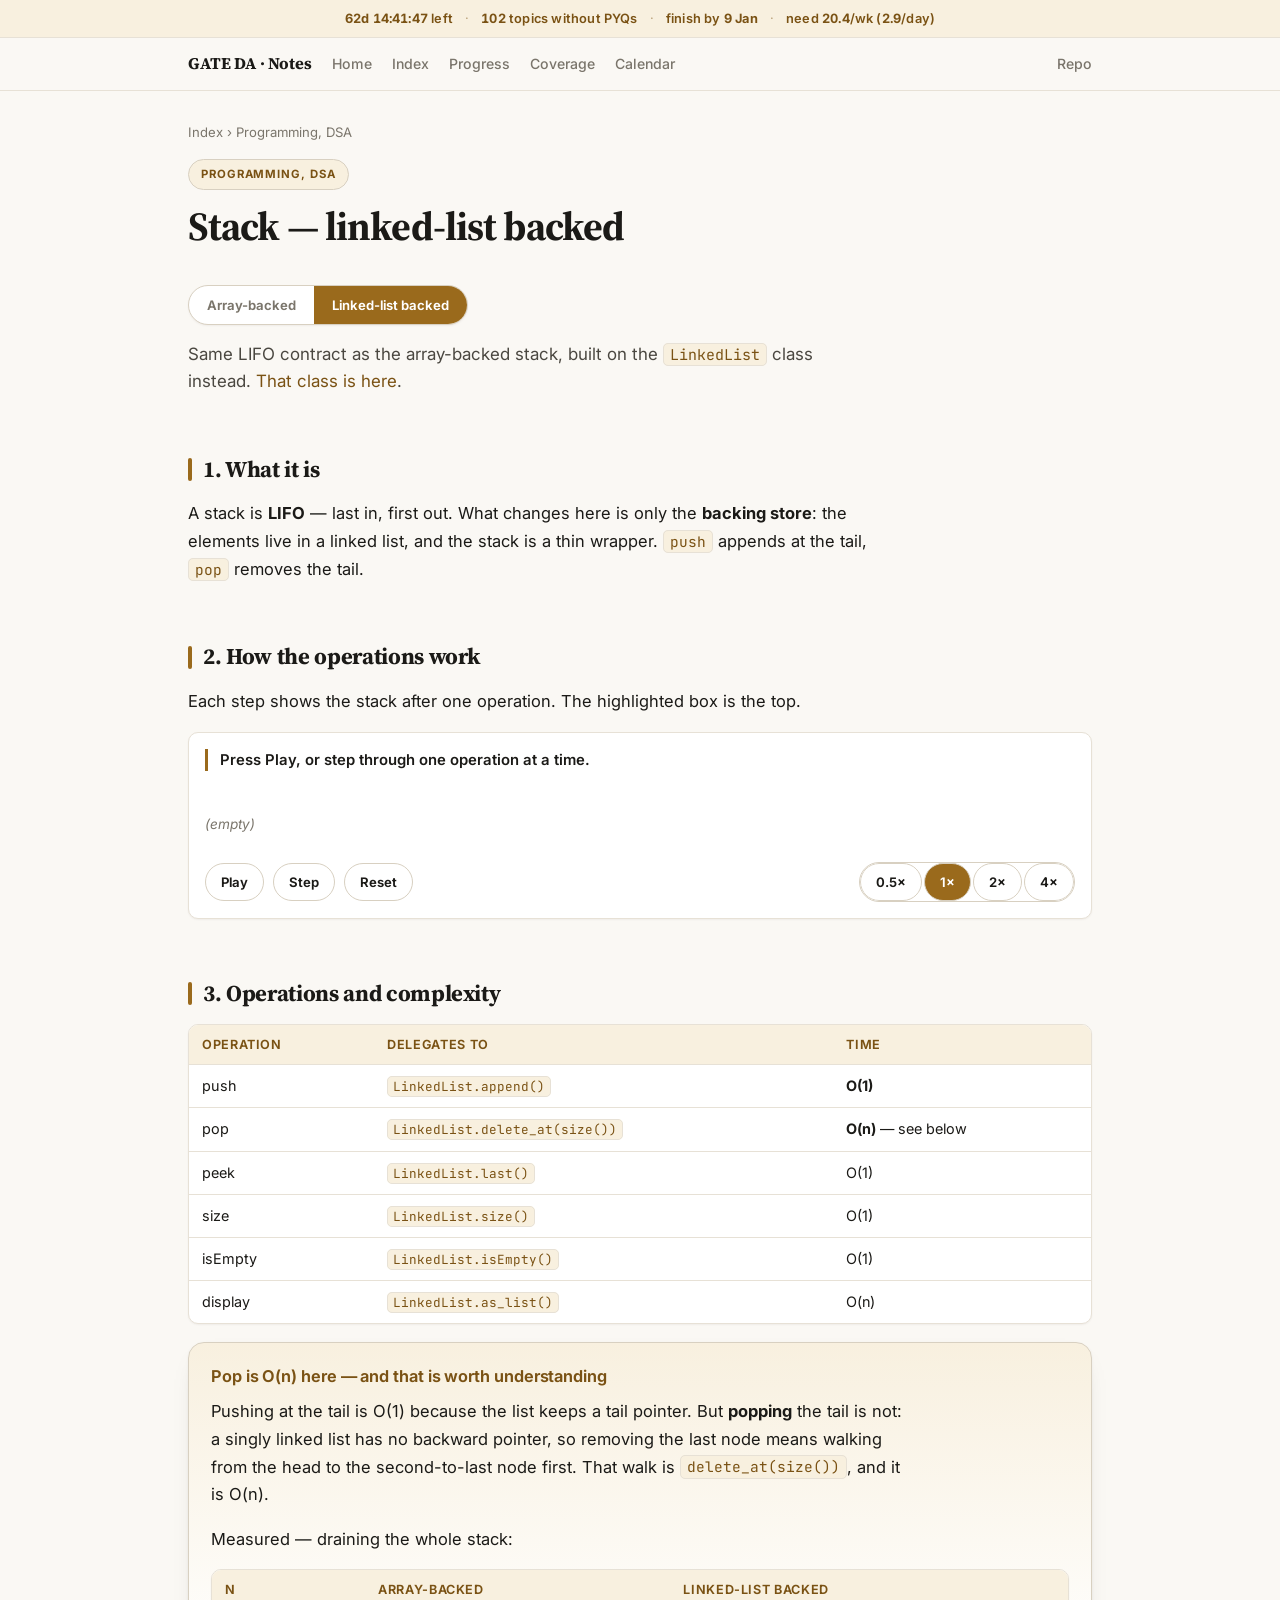
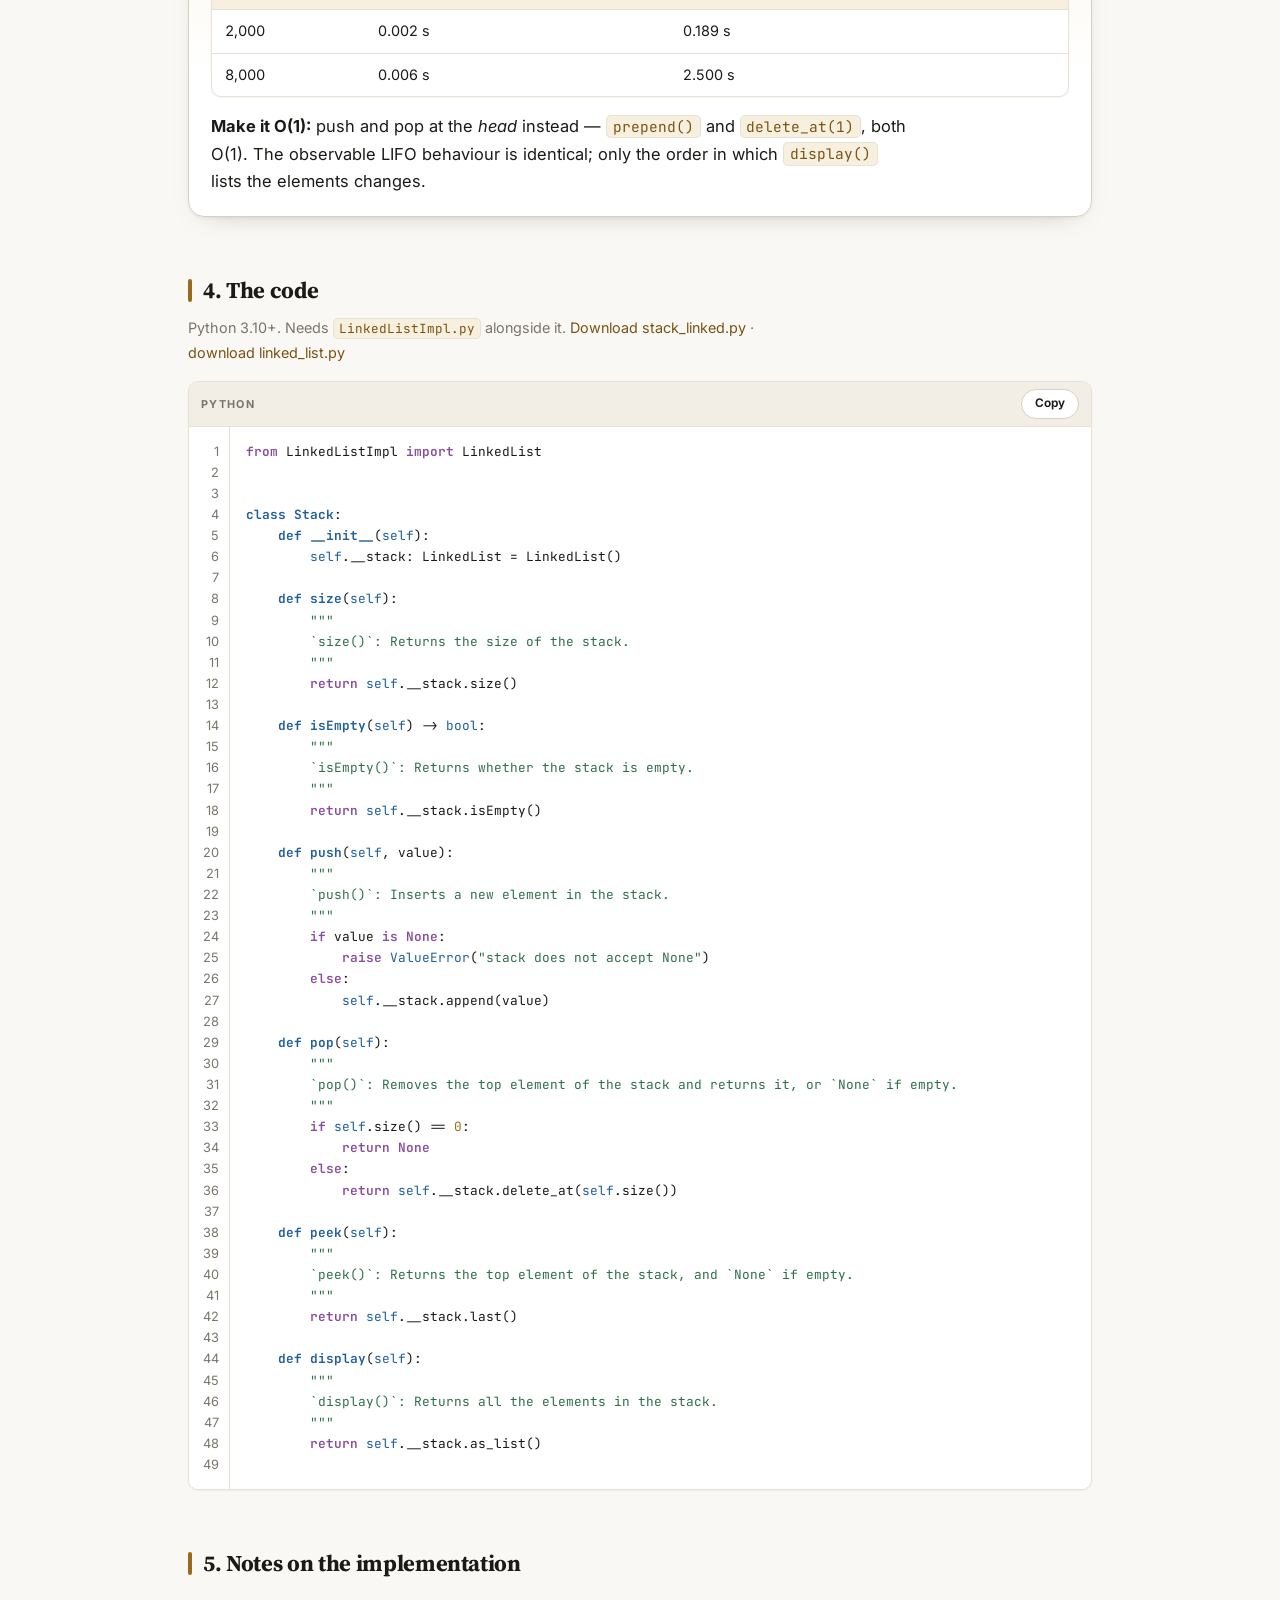
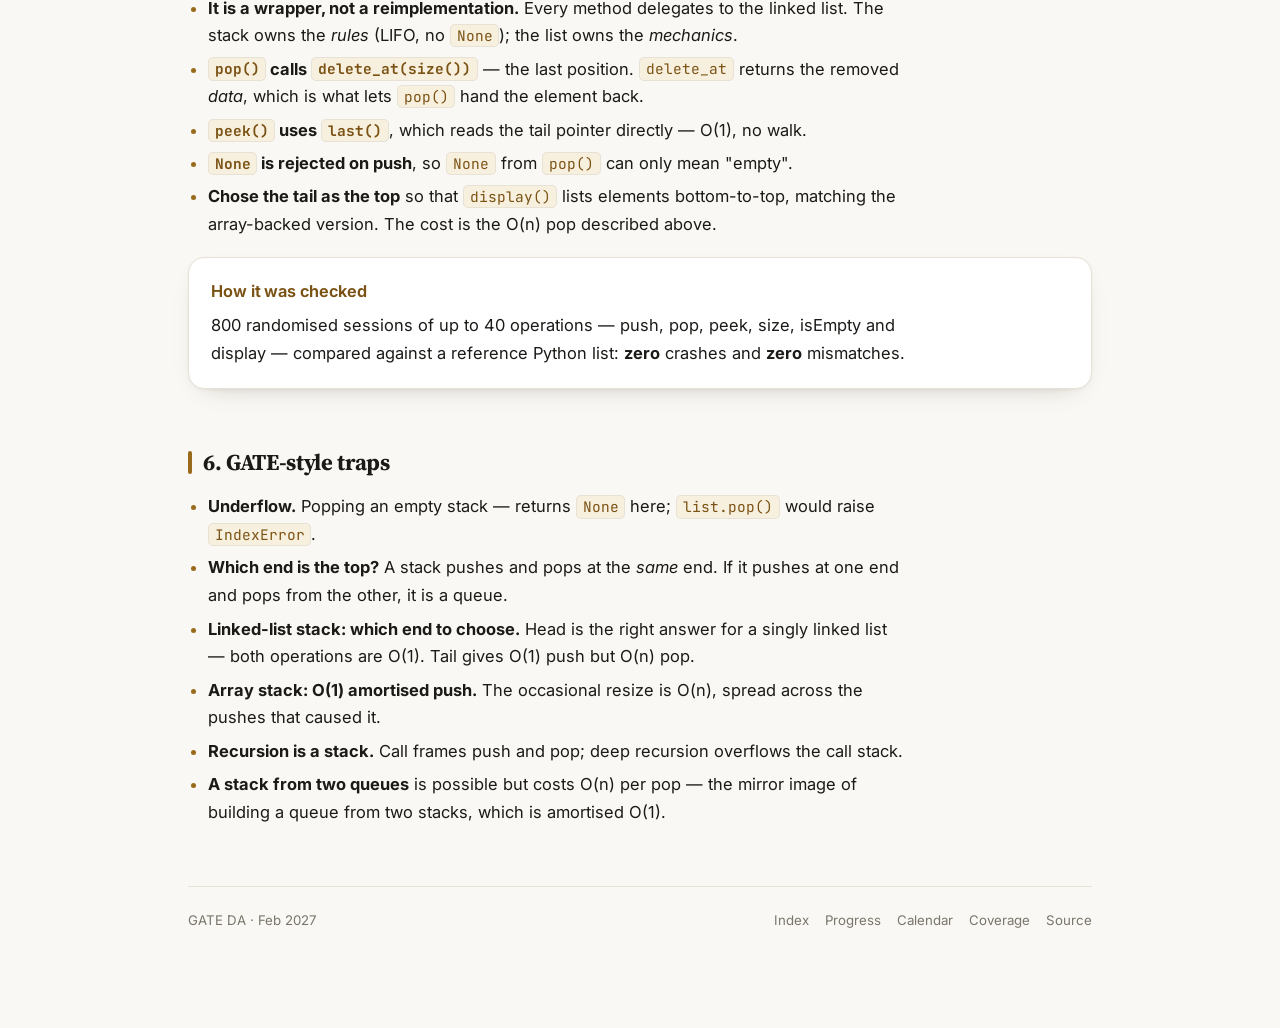
<file: stack-linked.html>
<!doctype html><html lang="en"><head><meta charset="utf-8"><meta name="viewport" content="width=device-width,initial-scale=1"><meta name="color-scheme" content="light dark"><link rel="icon" href="assets/favicon.svg" type="image/svg+xml"><link rel="icon" href="assets/favicon-32.png" sizes="32x32" type="image/png"><link rel="apple-touch-icon" href="assets/apple-touch-icon.png"><meta name="theme-color" content="#9a6a1c"><title>Stack — linked list · GATE DA Notes</title><link rel="preconnect" href="https://fonts.googleapis.com"><link rel="preconnect" href="https://fonts.gstatic.com" crossorigin><link href="https://fonts.googleapis.com/css2?family=Inter:wght@400;500;600;700&family=JetBrains+Mono:wght@400;600&family=Source+Serif+4:opsz,wght@8..60,600;8..60,700&display=swap" rel="stylesheet"><link rel="stylesheet" href="assets/site.css?v=25"></head><body><script src="assets/speed.js?v=2" defer></script><div class="nav"><div class="in"><a class="brand" href="index.html#top">GATE DA · Notes</a><a class="lnk" href="index.html">Home</a><a class="lnk" href="index.html#index">Index</a><a class="lnk" href="progress.html">Progress</a><a class="lnk" href="coverage.html">Coverage</a><a class="lnk" href="calendar.html">Calendar</a><span class="sp"></span><a class="lnk" href="https://github.com/theskpaul/gate-da-notes">Repo</a></div></div><div class="wrap">

<p class="crumb"><a href="index.html">Index</a> › Programming, DSA</p>
<div class="hero"><span class="badge">Programming, DSA</span><h1>Stack — linked-list backed</h1></div>
<div class="impltabs"><a class="impltab" href="stack.html">Array-backed</a><a class="impltab is-on" href="stack-linked.html">Linked-list backed</a></div>
<p class="lede" style="margin:-8px 0 26px">Same LIFO contract as the array-backed stack, built on the
<code>LinkedList</code> class instead. <a href="linked-list.html">That class is here</a>.</p>

<h2><span class="bar"></span>1. What it is</h2>
<p>A stack is <b>LIFO</b> — last in, first out. What changes here is only the <b>backing store</b>: the elements
live in a linked list, and the stack is a thin wrapper. <code>push</code> appends at the tail,
<code>pop</code> removes the tail.</p>

<h2><span class="bar"></span>2. How the operations work</h2>
<p>Each step shows the stack after one operation. The highlighted box is the top.</p>
<div class="stk" id="stackplayer">
 <p class="stk-caption"></p>
 <div class="stk-stage"></div>
 <div class="stk-bar">
  <button class="stk-play" type="button">Play</button>
  <button class="stk-step" type="button">Step</button>
  <button class="stk-reset" type="button">Reset</button>
  <span class="spd" role="group" aria-label="Animation speed"><button class="spd-btn" type="button" data-speed="0.5">0.5&times;</button><button class="spd-btn is-on" type="button" data-speed="1">1&times;</button><button class="spd-btn" type="button" data-speed="2">2&times;</button><button class="spd-btn" type="button" data-speed="4">4&times;</button></span>
 </div>
</div>
<script type="application/json" id="stack-data">{"steps": [{"s": [], "hi": -1, "cap": "Empty stack, backed by an empty linked list."}, {"s": ["5"], "hi": 0, "cap": "push 5 \u2014 appended at the tail of the list, which is the top of the stack. O(1)."}, {"s": ["5", "1"], "hi": 1, "cap": "push 1 \u2014 again at the tail. O(1)."}, {"s": ["5", "1", "9"], "hi": 2, "cap": "push 9 \u2014 every push lands on top; the older elements sink."}, {"s": ["5", "1", "9", "3"], "hi": 3, "cap": "push 3 \u2014 four deep. Only the top is reachable."}, {"s": ["5", "1", "9", "3"], "hi": 3, "cap": "peek \u2014 reads the tail of the list (3) without removing it. O(1)."}, {"s": ["5", "1", "9"], "hi": 2, "cap": "pop \u2014 removes the tail node and returns its data. This is delete_at(size()), which walks the list: O(n)."}, {"s": ["5", "1"], "hi": 1, "cap": "pop \u2014 removes 9. LIFO: the last one in is the first one out."}, {"s": ["5", "1", "7"], "hi": 2, "cap": "push 7 \u2014 straight onto the top. O(1)."}, {"s": ["5", "1"], "hi": 1, "cap": "pop \u2014 removes 7."}, {"s": ["5"], "hi": 0, "cap": "pop \u2014 removes 1."}, {"s": [], "hi": -1, "cap": "pop \u2014 removes 5. Head and tail both become None."}, {"s": [], "hi": -1, "cap": "pop on an empty stack \u2014 underflow. Returns None, which can only mean empty."}]}</script>

<h2><span class="bar"></span>3. Operations and complexity</h2>
<div class="tw"><table><thead><tr><th>Operation</th><th>Delegates to</th><th>Time</th></tr></thead><tbody>
<tr><td>push</td><td><code>LinkedList.append()</code></td><td><b>O(1)</b></td></tr>
<tr><td>pop</td><td><code>LinkedList.delete_at(size())</code></td><td><b>O(n)</b> — see below</td></tr>
<tr><td>peek</td><td><code>LinkedList.last()</code></td><td>O(1)</td></tr>
<tr><td>size</td><td><code>LinkedList.size()</code></td><td>O(1)</td></tr>
<tr><td>isEmpty</td><td><code>LinkedList.isEmpty()</code></td><td>O(1)</td></tr>
<tr><td>display</td><td><code>LinkedList.as_list()</code></td><td>O(n)</td></tr>
</tbody></table></div>

<div class="card accent">
<h3 style="margin-top:0">Pop is O(n) here — and that is worth understanding</h3>
<p>Pushing at the tail is O(1) because the list keeps a tail pointer. But <b>popping</b> the tail is not:
a singly linked list has no backward pointer, so removing the last node means walking from the head to the
second-to-last node first. That walk is <code>delete_at(size())</code>, and it is O(n).</p>
<p style="margin:0">Measured — draining the whole stack:</p>
<div class="tw"><table><thead><tr><th>n</th><th>Array-backed</th><th>Linked-list backed</th></tr></thead><tbody>
<tr><td>2,000</td><td>0.002 s</td><td>0.189 s</td></tr>
<tr><td>8,000</td><td>0.006 s</td><td>2.500 s</td></tr>
</tbody></table></div>
<p style="margin:0"><b>Make it O(1):</b> push and pop at the <i>head</i> instead — <code>prepend()</code> and
<code>delete_at(1)</code>, both O(1). The observable LIFO behaviour is identical; only the order in which
<code>display()</code> lists the elements changes.</p>
</div>

<h2><span class="bar"></span>4. The code</h2>
<p class="sub">Python 3.10+. Needs <code>LinkedListImpl.py</code> alongside it.
<a href="assets/stack_linked.py">Download stack_linked.py</a> ·
<a href="assets/linked_list.py">download linked_list.py</a></p>
<pre><code>from LinkedListImpl import LinkedList


class Stack:
    def __init__(self):
        self.__stack: LinkedList = LinkedList()

    def size(self):
        &quot;&quot;&quot;
        `size()`: Returns the size of the stack.
        &quot;&quot;&quot;
        return self.__stack.size()

    def isEmpty(self) -&gt; bool:
        &quot;&quot;&quot;
        `isEmpty()`: Returns whether the stack is empty.
        &quot;&quot;&quot;
        return self.__stack.isEmpty()

    def push(self, value):
        &quot;&quot;&quot;
        `push()`: Inserts a new element in the stack.
        &quot;&quot;&quot;
        if value is None:
            raise ValueError(&quot;stack does not accept None&quot;)
        else:
            self.__stack.append(value)

    def pop(self):
        &quot;&quot;&quot;
        `pop()`: Removes the top element of the stack and returns it, or `None` if empty.
        &quot;&quot;&quot;
        if self.size() == 0:
            return None
        else:
            return self.__stack.delete_at(self.size())

    def peek(self):
        &quot;&quot;&quot;
        `peek()`: Returns the top element of the stack, and `None` if empty.
        &quot;&quot;&quot;
        return self.__stack.last()

    def display(self):
        &quot;&quot;&quot;
        `display()`: Returns all the elements in the stack.
        &quot;&quot;&quot;
        return self.__stack.as_list()
</code></pre>

<h2><span class="bar"></span>5. Notes on the implementation</h2>
<ul>
<li><b>It is a wrapper, not a reimplementation.</b> Every method delegates to the linked list. The stack owns
the <i>rules</i> (LIFO, no <code>None</code>); the list owns the <i>mechanics</i>.</li>
<li><b><code>pop()</code> calls <code>delete_at(size())</code></b> — the last position. <code>delete_at</code>
returns the removed <i>data</i>, which is what lets <code>pop()</code> hand the element back.</li>
<li><b><code>peek()</code> uses <code>last()</code></b>, which reads the tail pointer directly — O(1), no walk.</li>
<li><b><code>None</code> is rejected on push</b>, so <code>None</code> from <code>pop()</code> can only mean
"empty".</li>
<li><b>Chose the tail as the top</b> so that <code>display()</code> lists elements bottom-to-top, matching the
array-backed version. The cost is the O(n) pop described above.</li>
</ul>

<div class="card">
<h3 style="margin-top:0">How it was checked</h3>
<p style="margin:0">800 randomised sessions of up to 40 operations — push, pop, peek, size, isEmpty and display
— compared against a reference Python list: <b>zero</b> crashes and <b>zero</b> mismatches.</p>
</div>

<h2><span class="bar"></span>6. GATE-style traps</h2>
<ul>
<li><b>Underflow.</b> Popping an empty stack — returns <code>None</code> here; <code>list.pop()</code> would
raise <code>IndexError</code>.</li>
<li><b>Which end is the top?</b> A stack pushes and pops at the <i>same</i> end. If it pushes at one end and
pops from the other, it is a queue.</li>
<li><b>Linked-list stack: which end to choose.</b> Head is the right answer for a singly linked list — both
operations are O(1). Tail gives O(1) push but O(n) pop.</li>
<li><b>Array stack: O(1) amortised push.</b> The occasional resize is O(n), spread across the pushes that
caused it.</li>
<li><b>Recursion is a stack.</b> Call frames push and pop; deep recursion overflows the call stack.</li>
<li><b>A stack from two queues</b> is possible but costs O(n) per pop — the mirror image of building a queue
from two stacks, which is amortised O(1).</li>
</ul>
<footer><span>GATE DA · Feb 2027</span><span class="sp"></span><a href="index.html">Index</a><a href="progress.html">Progress</a><a href="calendar.html">Calendar</a><a href="coverage.html">Coverage</a><a href="https://github.com/theskpaul/gate-da-notes">Source</a></footer></div><script src="assets/player.js?v=6" defer></script><script src="assets/calendar.js?v=3" defer></script>
<script src="assets/pyq.js?v=2" defer></script><script src="assets/urgency.js?v=10" defer></script><script src="assets/stackplayer.js?v=2" defer></script><script src="assets/code.js?v=1" defer></script></body></html>
</file>
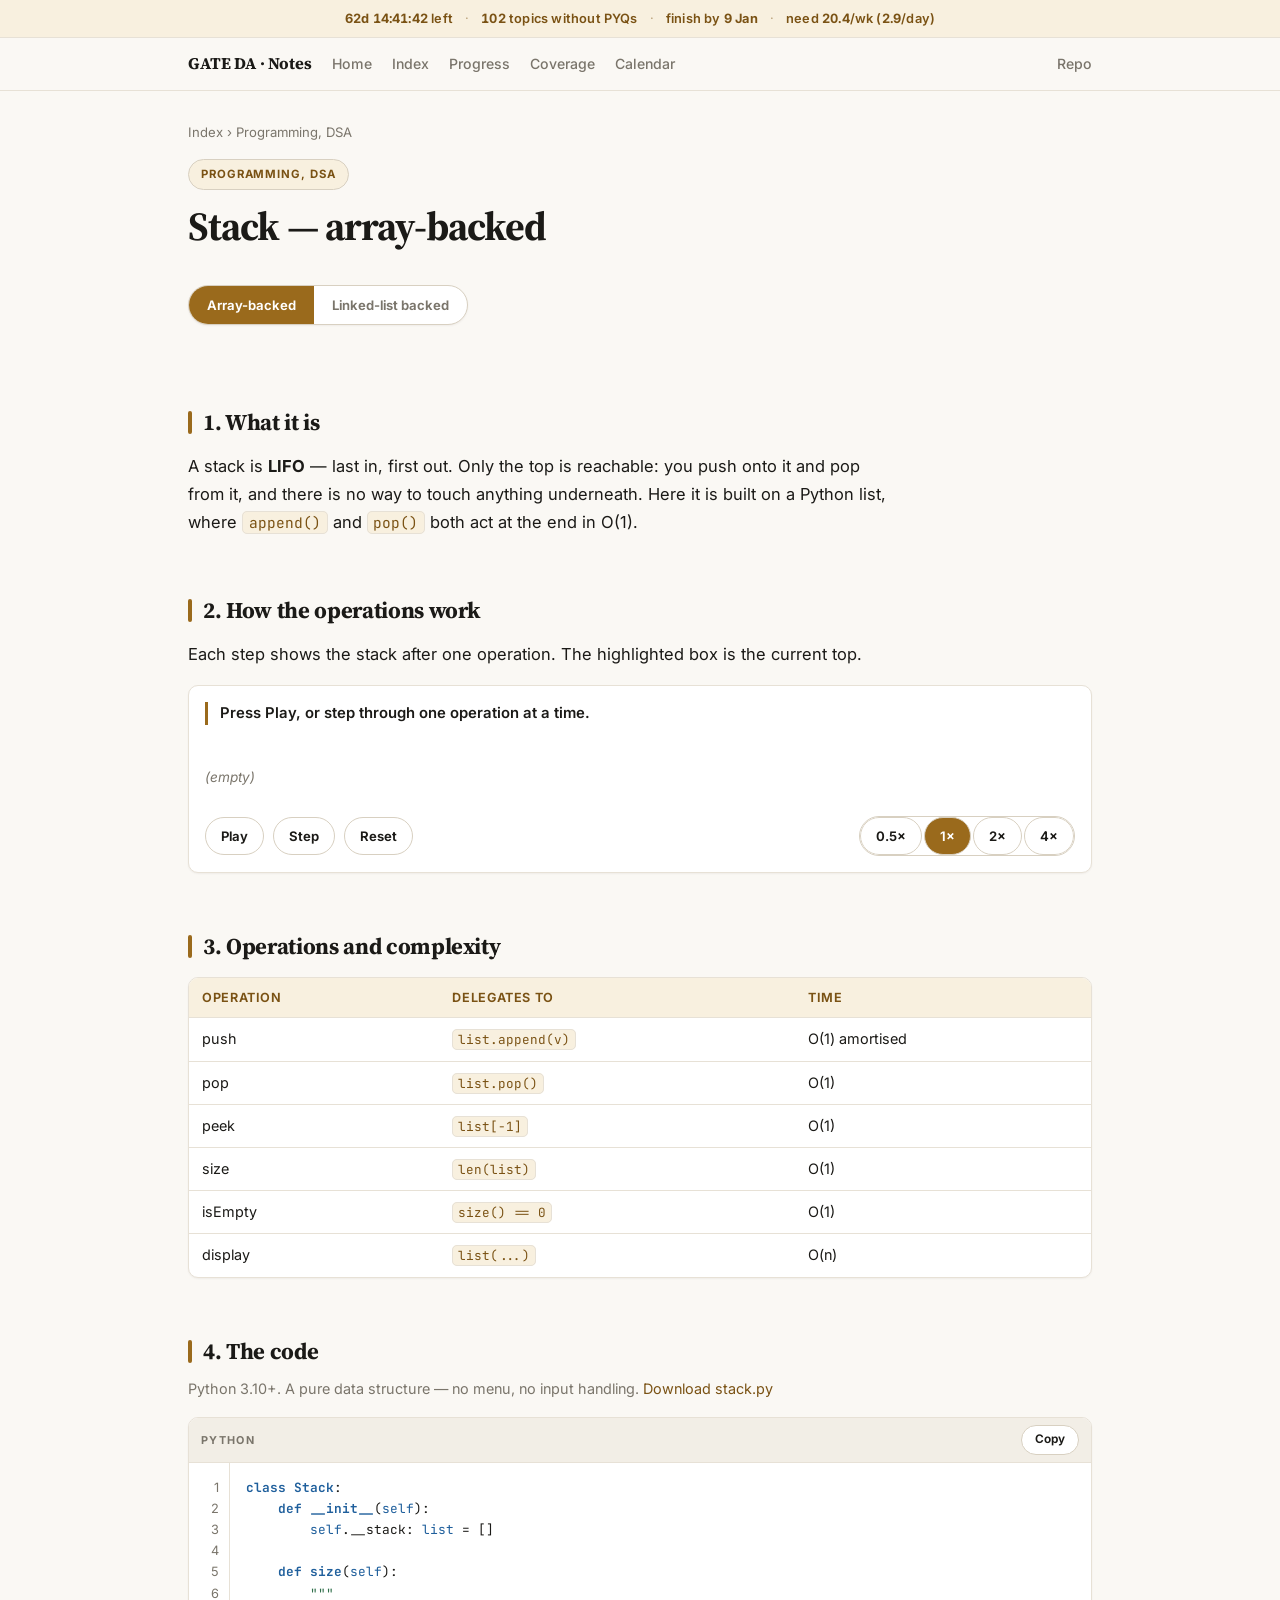
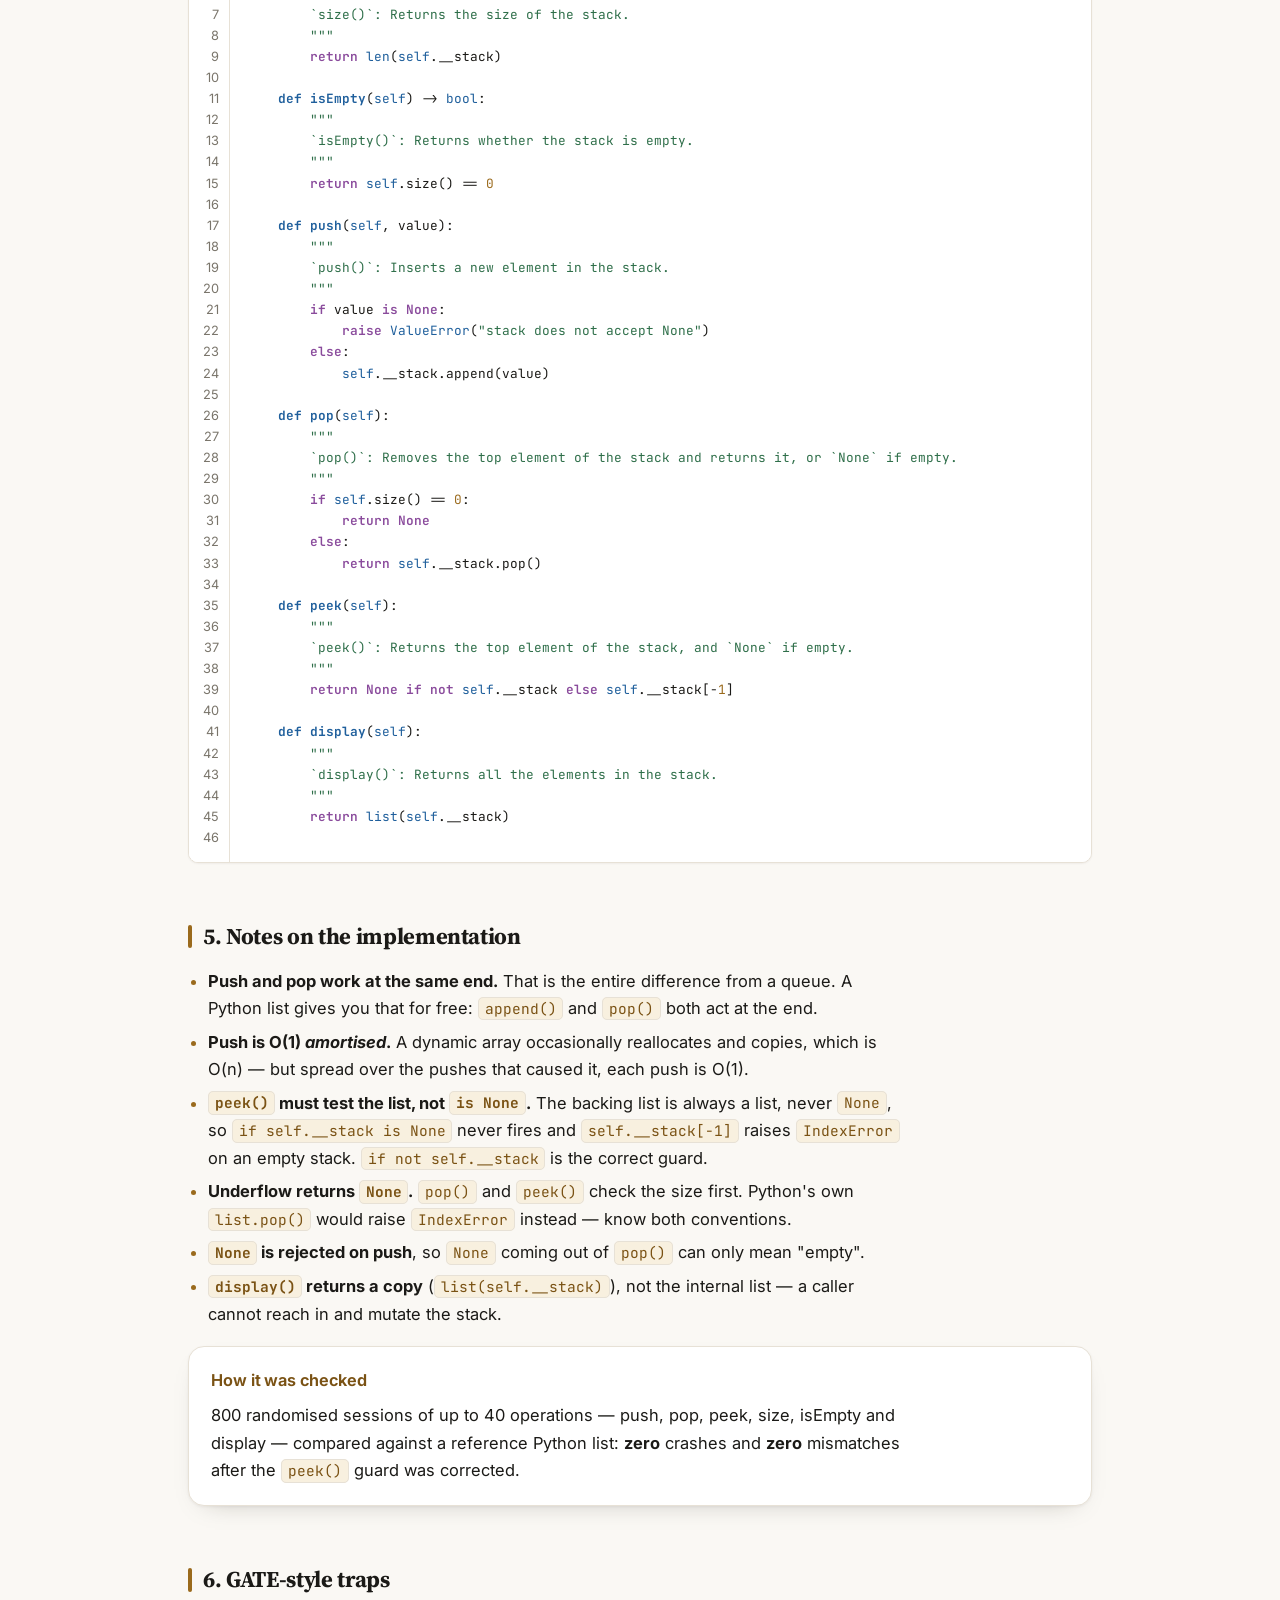
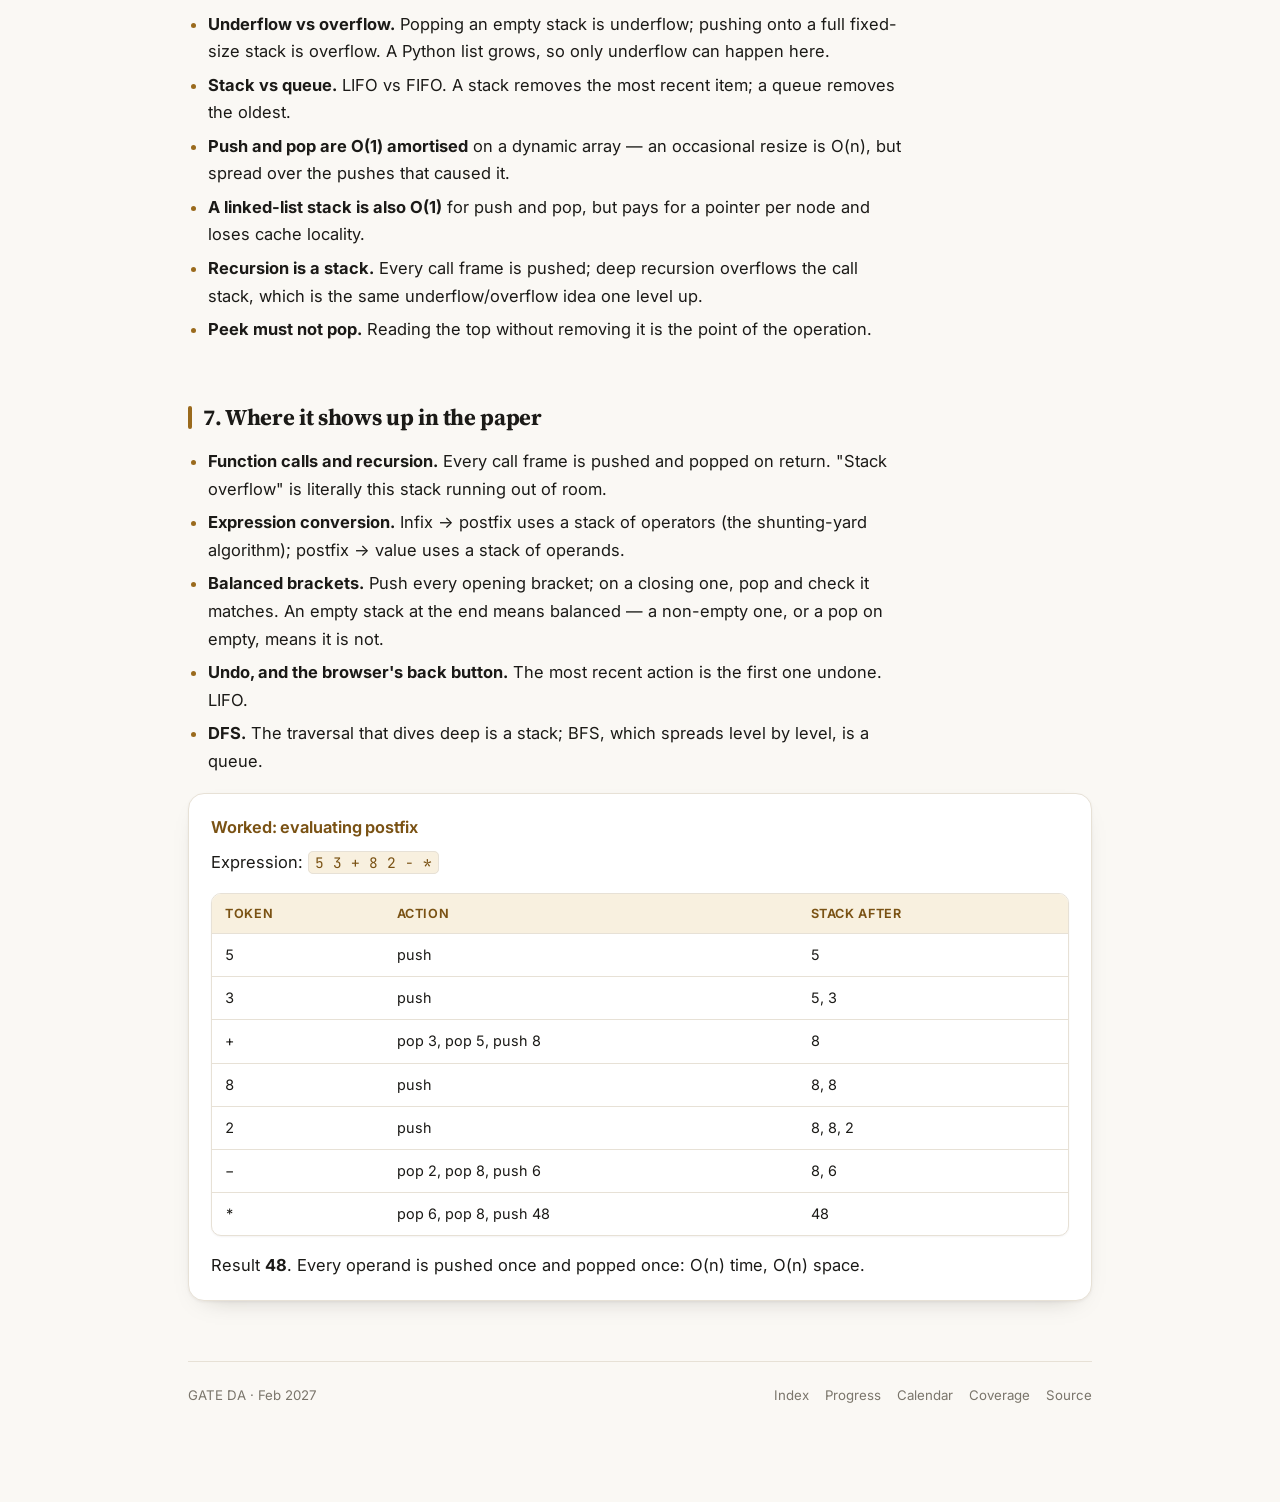
<file: stack.html>
<!doctype html><html lang="en"><head><meta charset="utf-8"><meta name="viewport" content="width=device-width,initial-scale=1"><meta name="color-scheme" content="light dark"><link rel="icon" href="assets/favicon.svg" type="image/svg+xml"><link rel="icon" href="assets/favicon-32.png" sizes="32x32" type="image/png"><link rel="apple-touch-icon" href="assets/apple-touch-icon.png"><meta name="theme-color" content="#9a6a1c"><title>Stack · GATE DA Notes</title><link rel="preconnect" href="https://fonts.googleapis.com"><link rel="preconnect" href="https://fonts.gstatic.com" crossorigin><link href="https://fonts.googleapis.com/css2?family=Inter:wght@400;500;600;700&family=JetBrains+Mono:wght@400;600&family=Source+Serif+4:opsz,wght@8..60,600;8..60,700&display=swap" rel="stylesheet"><link rel="stylesheet" href="assets/site.css?v=25"></head><body><script src="assets/speed.js?v=2" defer></script><div class="nav"><div class="in"><a class="brand" href="index.html#top">GATE DA · Notes</a><a class="lnk" href="index.html">Home</a><a class="lnk" href="index.html#index">Index</a><a class="lnk" href="progress.html">Progress</a><a class="lnk" href="coverage.html">Coverage</a><a class="lnk" href="calendar.html">Calendar</a><span class="sp"></span><a class="lnk" href="https://github.com/theskpaul/gate-da-notes">Repo</a></div></div><div class="wrap">
<p class="crumb"><a href="index.html">Index</a> › Programming, DSA</p>
<div class="hero"><span class="badge">Programming, DSA</span><h1>Stack — array-backed</h1></div>

<div class="impltabs"><a class="impltab is-on" href="stack.html">Array-backed</a><a class="impltab" href="stack-linked.html">Linked-list backed</a></div>
<h2><span class="bar"></span>1. What it is</h2>
<p>A stack is <b>LIFO</b> — last in, first out. Only the top is reachable: you push onto it and pop from it,
and there is no way to touch anything underneath. Here it is built on a Python list, where
<code>append()</code> and <code>pop()</code> both act at the end in O(1).</p>

<h2><span class="bar"></span>2. How the operations work</h2>
<p>Each step shows the stack after one operation. The highlighted box is the current top.</p>
<div class="stk" id="stackplayer">
 <p class="stk-caption"></p>
 <div class="stk-stage"></div>
 <div class="stk-bar">
  <button class="stk-play" type="button">Play</button>
  <button class="stk-step" type="button">Step</button>
  <button class="stk-reset" type="button">Reset</button><span class="spd" role="group" aria-label="Animation speed"><button class="spd-btn" type="button" data-speed="0.5">0.5&times;</button><button class="spd-btn is-on" type="button" data-speed="1">1&times;</button><button class="spd-btn" type="button" data-speed="2">2&times;</button><button class="spd-btn" type="button" data-speed="4">4&times;</button></span>
 </div>
</div>
<script type="application/json" id="stack-data">{"steps": [{"s": [], "hi": -1, "cap": "Empty stack. Nothing to pop or peek."}, {"s": ["5"], "hi": 0, "cap": "Push 5 \u2014 appended at the top. O(1)."}, {"s": ["5", "1"], "hi": 1, "cap": "Push 1 \u2014 it becomes the new top. O(1)."}, {"s": ["5", "1", "9"], "hi": 2, "cap": "Push 9 \u2014 every push lands on top; the older elements sink."}, {"s": ["5", "1", "9", "3"], "hi": 3, "cap": "Push 3 \u2014 four deep. Only the top is reachable."}, {"s": ["5", "1", "9", "3"], "hi": 3, "cap": "Peek \u2014 reads the top (3) without removing it. O(1)."}, {"s": ["5", "1", "9"], "hi": 2, "cap": "Pop \u2014 removes 3 and returns it. Top is now 9."}, {"s": ["5", "1"], "hi": 1, "cap": "Pop \u2014 removes 9. LIFO: the last one in is the first one out."}, {"s": ["5", "1", "7"], "hi": 2, "cap": "Push 7 \u2014 a new element goes straight to the top."}, {"s": ["5", "1"], "hi": 1, "cap": "Pop \u2014 removes 7."}, {"s": ["5"], "hi": 0, "cap": "Pop \u2014 removes 1."}, {"s": [], "hi": -1, "cap": "Pop \u2014 removes 5. The stack is empty."}, {"s": [], "hi": -1, "cap": "Pop on an empty stack \u2014 underflow. The guard prints \"Stack is empty!\" instead of crashing."}]}</script>

<h2><span class="bar"></span>3. Operations and complexity</h2>
<div class="tw"><table><thead><tr><th>Operation</th><th>Delegates to</th><th>Time</th></tr></thead><tbody>
<tr><td>push</td><td><code>list.append(v)</code></td><td>O(1) amortised</td></tr>
<tr><td>pop</td><td><code>list.pop()</code></td><td>O(1)</td></tr>
<tr><td>peek</td><td><code>list[-1]</code></td><td>O(1)</td></tr>
<tr><td>size</td><td><code>len(list)</code></td><td>O(1)</td></tr>
<tr><td>isEmpty</td><td><code>size() == 0</code></td><td>O(1)</td></tr>
<tr><td>display</td><td><code>list(...)</code></td><td>O(n)</td></tr>
</tbody></table></div>

<h2><span class="bar"></span>4. The code</h2>
<p class="sub">Python 3.10+. A pure data structure — no menu, no input handling.
<a href="assets/stack.py">Download stack.py</a></p>
<pre><code>class Stack:
    def __init__(self):
        self.__stack: list = []

    def size(self):
        &quot;&quot;&quot;
        `size()`: Returns the size of the stack.
        &quot;&quot;&quot;
        return len(self.__stack)

    def isEmpty(self) -&gt; bool:
        &quot;&quot;&quot;
        `isEmpty()`: Returns whether the stack is empty.
        &quot;&quot;&quot;
        return self.size() == 0

    def push(self, value):
        &quot;&quot;&quot;
        `push()`: Inserts a new element in the stack.
        &quot;&quot;&quot;
        if value is None:
            raise ValueError(&quot;stack does not accept None&quot;)
        else:
            self.__stack.append(value)

    def pop(self):
        &quot;&quot;&quot;
        `pop()`: Removes the top element of the stack and returns it, or `None` if empty.
        &quot;&quot;&quot;
        if self.size() == 0:
            return None
        else:
            return self.__stack.pop()

    def peek(self):
        &quot;&quot;&quot;
        `peek()`: Returns the top element of the stack, and `None` if empty.
        &quot;&quot;&quot;
        return None if not self.__stack else self.__stack[-1]

    def display(self):
        &quot;&quot;&quot;
        `display()`: Returns all the elements in the stack.
        &quot;&quot;&quot;
        return list(self.__stack)
</code></pre>

<h2><span class="bar"></span>5. Notes on the implementation</h2>
<ul>
<li><b>Push and pop work at the same end.</b> That is the entire difference from a queue. A Python list gives
you that for free: <code>append()</code> and <code>pop()</code> both act at the end.</li>
<li><b>Push is O(1) <i>amortised</i>.</b> A dynamic array occasionally reallocates and copies, which is O(n) —
but spread over the pushes that caused it, each push is O(1).</li>
<li><b><code>peek()</code> must test the list, not <code>is None</code>.</b> The backing list is always a list,
never <code>None</code>, so <code>if self.__stack is None</code> never fires and <code>self.__stack[-1]</code>
raises <code>IndexError</code> on an empty stack. <code>if not self.__stack</code> is the correct guard.</li>
<li><b>Underflow returns <code>None</code>.</b> <code>pop()</code> and <code>peek()</code> check the size first.
Python's own <code>list.pop()</code> would raise <code>IndexError</code> instead — know both conventions.</li>
<li><b><code>None</code> is rejected on push</b>, so <code>None</code> coming out of <code>pop()</code> can only
mean "empty".</li>
<li><b><code>display()</code> returns a copy</b> (<code>list(self.__stack)</code>), not the internal list — a
caller cannot reach in and mutate the stack.</li>
</ul>

<div class="card">
<h3 style="margin-top:0">How it was checked</h3>
<p style="margin:0">800 randomised sessions of up to 40 operations — push, pop, peek, size, isEmpty and display
— compared against a reference Python list: <b>zero</b> crashes and <b>zero</b> mismatches after the
<code>peek()</code> guard was corrected.</p>
</div>

<h2><span class="bar"></span>6. GATE-style traps</h2>
<ul>
<li><b>Underflow vs overflow.</b> Popping an empty stack is underflow; pushing onto a full fixed-size stack
is overflow. A Python list grows, so only underflow can happen here.</li>
<li><b>Stack vs queue.</b> LIFO vs FIFO. A stack removes the most recent item; a queue removes the oldest.</li>
<li><b>Push and pop are O(1) amortised</b> on a dynamic array — an occasional resize is O(n), but spread over
the pushes that caused it.</li>
<li><b>A linked-list stack is also O(1)</b> for push and pop, but pays for a pointer per node and loses
cache locality.</li>
<li><b>Recursion is a stack.</b> Every call frame is pushed; deep recursion overflows the call stack, which is
the same underflow/overflow idea one level up.</li>
<li><b>Peek must not pop.</b> Reading the top without removing it is the point of the operation.</li>
</ul>

<h2><span class="bar"></span>7. Where it shows up in the paper</h2>
<ul>
<li><b>Function calls and recursion.</b> Every call frame is pushed and popped on return. "Stack overflow" is
literally this stack running out of room.</li>
<li><b>Expression conversion.</b> Infix → postfix uses a stack of operators (the shunting-yard algorithm);
postfix → value uses a stack of operands.</li>
<li><b>Balanced brackets.</b> Push every opening bracket; on a closing one, pop and check it matches. An empty
stack at the end means balanced — a non-empty one, or a pop on empty, means it is not.</li>
<li><b>Undo, and the browser's back button.</b> The most recent action is the first one undone. LIFO.</li>
<li><b>DFS.</b> The traversal that dives deep is a stack; BFS, which spreads level by level, is a queue.</li>
</ul>

<div class="card">
<h3 style="margin-top:0">Worked: evaluating postfix</h3>
<p style="margin:0 0 4px">Expression: <code>5 3 + 8 2 - *</code></p>
<div class="tw"><table><thead><tr><th>Token</th><th>Action</th><th>Stack after</th></tr></thead><tbody>
<tr><td>5</td><td>push</td><td>5</td></tr>
<tr><td>3</td><td>push</td><td>5, 3</td></tr>
<tr><td>+</td><td>pop 3, pop 5, push 8</td><td>8</td></tr>
<tr><td>8</td><td>push</td><td>8, 8</td></tr>
<tr><td>2</td><td>push</td><td>8, 8, 2</td></tr>
<tr><td>&minus;</td><td>pop 2, pop 8, push 6</td><td>8, 6</td></tr>
<tr><td>*</td><td>pop 6, pop 8, push 48</td><td>48</td></tr>
</tbody></table></div>
<p style="margin:0">Result <b>48</b>. Every operand is pushed once and popped once: O(n) time, O(n) space.</p>
</div>

<footer><span>GATE DA · Feb 2027</span><span class="sp"></span><a href="index.html">Index</a><a href="progress.html">Progress</a><a href="calendar.html">Calendar</a><a href="coverage.html">Coverage</a><a href="https://github.com/theskpaul/gate-da-notes">Source</a></footer></div><script src="assets/player.js?v=6" defer></script><script src="assets/calendar.js?v=3" defer></script>
<script src="assets/pyq.js?v=2" defer></script><script src="assets/urgency.js?v=10" defer></script><script src="assets/stackplayer.js?v=2" defer></script><script src="assets/code.js?v=1" defer></script></body></html>
</file>
<file: assets/site.css>
:root{
  --font-sans:'Inter',-apple-system,BlinkMacSystemFont,'Segoe UI',Roboto,'Helvetica Neue',Arial,sans-serif;
  --font-serif:'Source Serif 4',Georgia,'Times New Roman',serif;
  --bg:#faf8f4; --bg-soft:#f2eee6; --surface:#ffffff;
  --fg:#1b1a17; --fg-soft:#4a4740; --muted:#7a756b;
  --line:#e7e1d6; --line-strong:#d8d0c1;
  --accent:#9a6a1c; --accent-ink:#7a5214; --accent-soft:#f8f0df;
  --ok:#2f6f4a; --ok-soft:#e7f2ea;
  --idle:#8d8880; --idle-soft:#f0ede7;
  --radius:16px; --radius-sm:10px;
  --shadow-sm:0 1px 2px rgba(30,25,15,.05);
  --shadow:0 1px 3px rgba(30,25,15,.05),0 10px 26px -18px rgba(30,25,15,.35);
  --max:940px;
}
@media (prefers-color-scheme:dark){
  :root{
    --bg:#131519; --bg-soft:#191c21; --surface:#1a1e24;
    --fg:#ece9e3; --fg-soft:#c3bfb6; --muted:#8f97a0;
    --line:#282d35; --line-strong:#39404a;
    --accent:#e0ad4a; --accent-ink:#f0c979; --accent-soft:#241f16;
    --ok:#84d6a8; --ok-soft:#15271d;
    --idle:#8a929b; --idle-soft:#20242b;
    --shadow-sm:none; --shadow:none;
  }
}
*,*::before,*::after{box-sizing:border-box}
html{-webkit-text-size-adjust:100%;scroll-behavior:smooth}
body{
  margin:0;background:var(--bg);color:var(--fg);
  font-family:var(--font-sans);font-size:16.5px;line-height:1.68;
  -webkit-font-smoothing:antialiased;-moz-osx-font-smoothing:grayscale;
  font-feature-settings:'kern' 1,'liga' 1;
}
a{color:var(--accent-ink);text-decoration:none;transition:color .15s ease}
a:hover{color:var(--accent);text-decoration:underline;text-underline-offset:2px}
img{max-width:100%}

/* ---------- top bar ---------- */
.topline{height:3px;background:linear-gradient(90deg,var(--accent) 0%,var(--accent-soft) 55%,transparent 100%)}
.nav{position:sticky;top:0;z-index:30;background:color-mix(in srgb,var(--bg) 90%,transparent);
  backdrop-filter:saturate(160%) blur(14px);border-bottom:1px solid var(--line)}
.nav .in{max-width:var(--max);margin:0 auto;padding:12px 18px;display:flex;align-items:center;gap:20px}
.brand{font-family:var(--font-serif);font-size:1.02rem;font-weight:700;letter-spacing:-.01em;color:var(--fg)}
.brand:hover{text-decoration:none;color:var(--accent)}
.nav .lnk{font-size:.88rem;font-weight:500;color:var(--muted)}
.nav .lnk:hover{color:var(--accent);text-decoration:none}
.nav .lnk.on{color:var(--accent);font-weight:600}
.nav .sp{flex:1}

/* ---------- layout ---------- */
.wrap{max-width:var(--max);margin:0 auto;padding:30px 18px 96px}

/* ---------- hero ---------- */
.hero{margin:8px 0 34px}
.eyebrow{font-size:.73rem;letter-spacing:.16em;text-transform:uppercase;font-weight:700;
  color:var(--accent);margin:0 0 10px}
h1{font-family:var(--font-serif);font-size:2.5rem;line-height:1.12;letter-spacing:-.022em;
  margin:0 0 12px;font-weight:700}
.lede{color:var(--fg-soft);font-size:1.06rem;margin:0;max-width:60ch;line-height:1.62}
.stats{display:flex;gap:11px;flex-wrap:wrap;margin:24px 0 0}
.stat{background:var(--surface);border:1px solid var(--line);border-radius:var(--radius-sm);
  padding:11px 16px;box-shadow:var(--shadow-sm)}
.stat b{display:block;font-family:var(--font-serif);font-size:1.34rem;line-height:1.15;
  letter-spacing:-.02em;font-weight:700}
.stat span{font-size:.75rem;color:var(--muted);letter-spacing:.03em}

/* ---------- headings ---------- */
h2{font-family:var(--font-serif);font-size:1.42rem;line-height:1.3;letter-spacing:-.015em;
  margin:2.6em 0 .7em;font-weight:700;display:flex;align-items:center;gap:11px}
h2 .bar{width:4px;height:1.02em;border-radius:3px;background:var(--accent);flex:none}
h3{font-size:1.02rem;font-weight:650;margin:1.7em 0 .45em;color:var(--accent-ink);letter-spacing:-.005em}
p,li{max-width:70ch}
p{margin:0 0 1em}
ul,ol{padding-left:1.2em;margin:0 0 1em}
li{margin:.34em 0}
li::marker{color:var(--accent)}
.sub{color:var(--muted);font-size:.9rem;margin:-.35em 0 1.1em}

/* ---------- section cards ---------- */
.sec{background:var(--surface);border:1px solid var(--line);border-radius:var(--radius);
  box-shadow:var(--shadow);margin:13px 0;overflow:hidden;transition:border-color .18s ease}
.sec[open]{border-color:var(--line-strong)}
.sec>summary{cursor:pointer;list-style:none;padding:16px 18px;display:flex;align-items:center;gap:14px}
.sec>summary::-webkit-details-marker{display:none}
.sec>summary:hover{background:color-mix(in srgb,var(--accent-soft) 50%,transparent)}
.num{flex:none;width:31px;height:31px;border-radius:50%;display:grid;place-items:center;
  font-size:.82rem;font-weight:700;background:var(--idle-soft);color:var(--idle);
  border:1px solid var(--line);transition:all .18s ease}
.num.done{background:var(--ok-soft);color:var(--ok);border-color:transparent}
.sec>summary::after{content:"\25BE";font-size:.75rem;color:var(--muted);flex:none;
  transition:transform .18s ease;line-height:1}
.sec:not([open])>summary::after{transform:rotate(-90deg)}
.sec .t{flex:1;min-width:0}
.sec .t b{display:block;font-size:1rem;font-weight:650;line-height:1.35;letter-spacing:-.005em}
.sec .t small{color:var(--muted);font-size:.8rem;display:block;margin-top:2px}
.pill{flex:none;font-size:.71rem;font-weight:700;letter-spacing:.045em;padding:5px 11px;border-radius:99px;
  background:var(--idle-soft);color:var(--idle);white-space:nowrap;text-transform:uppercase}
.pill.ok{background:var(--ok-soft);color:var(--ok)}
.body{padding:4px 18px 18px;border-top:1px solid var(--line);background:color-mix(in srgb,var(--bg-soft) 40%,transparent)}
.body ul{list-style:none;padding:0;margin:14px 0 0}
.body li{display:flex;gap:10px;align-items:baseline;padding:6px 0;font-size:.93rem;max-width:none;
  border-bottom:1px dashed color-mix(in srgb,var(--line) 70%,transparent)}
.body li:last-child{border-bottom:0}
.body li .dot{flex:none;width:6px;height:6px;border-radius:50%;background:var(--idle);margin-top:.6em}
.body li.has .dot{background:var(--ok);box-shadow:0 0 0 3px var(--ok-soft)}
.body li a{font-weight:600}
.body li .none{color:var(--muted);font-style:italic}

/* ---------- cards ---------- */
.card{background:var(--surface);border:1px solid var(--line);border-radius:var(--radius);
  padding:20px 22px;margin:18px 0;box-shadow:var(--shadow)}
.card p:first-child,.card h3:first-child{margin-top:0}
.card p:last-child,.card ul:last-child{margin-bottom:0}
.card.accent{background:linear-gradient(180deg,var(--accent-soft),var(--surface) 70%);
  border-color:var(--line-strong)}

/* ---------- tables ---------- */
.tw{overflow-x:auto;-webkit-overflow-scrolling:touch;margin:16px 0;
  border:1px solid var(--line);border-radius:var(--radius-sm);background:var(--surface);box-shadow:var(--shadow-sm)}
table{border-collapse:collapse;width:100%;font-size:.9rem;min-width:430px}
th,td{border-bottom:1px solid var(--line);padding:9px 13px;text-align:left;vertical-align:top}
th{background:var(--accent-soft);font-weight:650;font-size:.79rem;letter-spacing:.05em;
  text-transform:uppercase;color:var(--accent-ink);white-space:nowrap}
tbody tr:last-child td{border-bottom:0}
tbody tr:hover{background:color-mix(in srgb,var(--accent-soft) 40%,transparent)}
td:first-child{font-variant-numeric:tabular-nums}

/* ---------- code ---------- */
code{background:var(--accent-soft);border:1px solid var(--line);border-radius:5px;
  padding:.08em .4em;font-size:.88em;color:var(--accent-ink);
  font-family:ui-monospace,SFMono-Regular,Menlo,Consolas,monospace}
pre{background:var(--surface);border:1px solid var(--line);border-radius:var(--radius-sm);
  padding:14px 16px;overflow-x:auto;font-size:.85rem;line-height:1.6;box-shadow:var(--shadow-sm);
  font-family:ui-monospace,SFMono-Regular,Menlo,Consolas,monospace}
pre code{background:none;border:0;padding:0;color:inherit;font-size:1em}
.mermaid{background:var(--surface);border:1px solid var(--line);border-radius:var(--radius-sm);
  padding:14px;text-align:center;margin:16px 0;box-shadow:var(--shadow-sm)}

/* ---------- callouts ---------- */
.trap{border-left:3px solid var(--accent);padding-left:15px;color:var(--fg-soft);margin-left:0}
.badge{display:inline-block;font-size:.71rem;font-weight:700;letter-spacing:.08em;text-transform:uppercase;
  padding:5px 12px;border-radius:99px;background:var(--accent-soft);color:var(--accent-ink);
  margin-bottom:14px;border:1px solid var(--line-strong)}

/* ---------- gallery ---------- */
.gal{display:grid;grid-template-columns:repeat(auto-fill,minmax(152px,1fr));gap:14px;margin:18px 0}
.gal a{display:block;border:1px solid var(--line);border-radius:var(--radius-sm);overflow:hidden;
  background:var(--surface);box-shadow:var(--shadow-sm);transition:transform .18s ease,box-shadow .18s ease}
.gal a:hover{transform:translateY(-3px);box-shadow:var(--shadow);text-decoration:none}
.gal img{width:100%;height:auto;display:block}
.gal span{display:block;font-size:.76rem;color:var(--muted);padding:8px 10px;border-top:1px solid var(--line)}

/* ---------- misc ---------- */
.crumb{font-size:.82rem;color:var(--muted);margin:0 0 16px}
.crumb a{color:var(--muted)}
.crumb a:hover{color:var(--accent)}
footer{margin-top:60px;padding-top:22px;border-top:1px solid var(--line);
  color:var(--muted);font-size:.83rem;display:flex;gap:16px;flex-wrap:wrap;align-items:center}
footer .sp{flex:1}
footer a{color:var(--muted)}
footer a:hover{color:var(--accent)}

@media(max-width:620px){
  body{font-size:16px}
  h1{font-size:1.85rem}
  h2{font-size:1.2rem}
  .wrap{padding:22px 14px 76px}
  .sec>summary{padding:14px 14px;gap:11px}
  .body{padding:2px 14px 15px}
  .stat{padding:9px 13px}
  .stat b{font-size:1.18rem}
  table{font-size:.82rem;min-width:360px}
  .gal{grid-template-columns:repeat(auto-fill,minmax(132px,1fr));gap:11px}
}
@media(prefers-reduced-motion:reduce){*{transition:none!important;animation:none!important}}

/* ---------- animated graph player ---------- */
.gp{border:1px solid var(--line);border-radius:var(--radius-sm);background:var(--surface);
  padding:14px;margin:16px 0;box-shadow:var(--shadow-sm)}
.gp-stage{overflow:hidden}
.gp-svg{display:block;width:100%;height:auto}
.gp-edge{stroke:var(--line-strong);stroke-width:1.6;transition:stroke .25s ease,stroke-width .25s ease}
.gp-edge.done{stroke:var(--accent);stroke-width:2.4}
.gp-circle{fill:var(--surface);stroke:var(--line-strong);stroke-width:1.6;
  transition:fill .25s ease,stroke .25s ease,stroke-width .25s ease}
.gp-label{font-family:var(--font-sans);font-size:13px;font-weight:650;fill:var(--fg);
  pointer-events:none;user-select:none}
.gp-node.visited .gp-circle{fill:var(--ok-soft);stroke:var(--ok)}
.gp-node.current .gp-circle{fill:var(--accent);stroke:var(--accent-ink);stroke-width:3}
.gp-node.current .gp-label{fill:var(--gp-on-accent)}
.gp-bar{display:flex;gap:9px;align-items:center;flex-wrap:wrap;margin-top:13px}
.gp-bar button{font:inherit;font-size:.82rem;font-weight:650;padding:7px 15px;border-radius:99px;
  border:1px solid var(--line-strong);background:var(--surface);color:var(--fg);cursor:pointer;
  transition:background .15s ease,border-color .15s ease}
.gp-bar button:hover{background:var(--accent-soft);border-color:var(--accent)}
.gp-caption{margin:0;font-size:.85rem;color:var(--muted);flex:1;min-width:170px}

/* ---------- calendar ---------- */
.cal-count{display:inline-flex;align-items:baseline;gap:10px;background:var(--surface);
  border:1px solid var(--line);border-radius:var(--radius-sm);padding:12px 18px;
  box-shadow:var(--shadow-sm);margin:18px 0 0}
.cal-count b{font-family:var(--font-serif);font-size:1.7rem;line-height:1;letter-spacing:-.02em}
.cal-count span{font-size:.82rem;color:var(--muted)}
.cal-months{display:grid;grid-template-columns:repeat(auto-fill,minmax(232px,1fr));gap:16px;margin:20px 0 0}
.cal-month{background:var(--surface);border:1px solid var(--line);border-radius:var(--radius-sm);
  padding:14px 15px;box-shadow:var(--shadow-sm)}
.cal-month h4{margin:0 0 10px;font-size:.9rem;font-weight:650;letter-spacing:.01em}
.cal-grid{display:grid;grid-template-columns:repeat(7,1fr);gap:3px}
.cal-wd{font-size:.66rem;color:var(--muted);text-align:center;font-weight:700;letter-spacing:.04em;
  padding-bottom:3px;text-transform:uppercase}
.cal-pad{height:26px}
.cal-day{position:relative;height:26px;display:grid;place-items:center;font-size:.78rem;
  border-radius:6px;color:var(--fg-soft);font-variant-numeric:tabular-nums}
.cal-day.today{background:var(--accent-soft);color:var(--accent-ink);font-weight:700}
.cal-day.exam{background:var(--accent);color:var(--gp-on-accent);font-weight:700}
.cal-dot{position:absolute;bottom:3px;width:4px;height:4px;border-radius:50%;background:var(--ok)}
.cal-day.exam .cal-dot{background:var(--gp-on-accent)}
.cal-legend{display:flex;gap:16px;flex-wrap:wrap;font-size:.8rem;color:var(--muted);margin:14px 0 0}
.cal-legend i{display:inline-block;width:10px;height:10px;border-radius:3px;margin-right:6px;
  vertical-align:-1px}
.cal-log{list-style:none;padding:0;margin:14px 0 0}
.cal-log li{display:flex;gap:14px;align-items:baseline;padding:9px 0;border-bottom:1px solid var(--line);
  font-size:.9rem;max-width:none}
.cal-log li:last-child{border-bottom:0}
.cal-log time{flex:none;width:104px;color:var(--muted);font-size:.79rem;
  font-variant-numeric:tabular-nums;letter-spacing:.02em}

:root{--gp-on-accent:#ffffff}
@media (prefers-color-scheme:dark){:root{--gp-on-accent:#14161a}}

/* ---------- urgency banner ---------- */
.ubar{display:flex;gap:12px;align-items:center;justify-content:center;flex-wrap:wrap;
  padding:8px 14px;font-size:.8rem;font-weight:600;letter-spacing:.015em;
  background:var(--accent-soft);color:var(--accent-ink);border-bottom:1px solid var(--line)}
.ubar b{font-variant-numeric:tabular-nums;font-weight:700}
.ubar .u{opacity:.5;font-weight:400}
html[data-tier="60"] .ubar{background:#f6e8cf;color:#8a5a12}
html[data-tier="30"] .ubar{background:#f8dcc0;color:#95470a}
html[data-tier="14"] .ubar{background:#f7cfc3;color:#9e2a12}
html[data-tier="7"]  .ubar{background:#f2bbaf;color:#8d1a0a}
@media (prefers-color-scheme:dark){
  html[data-tier="60"] .ubar{background:#2a2115;color:#f0b860}
  html[data-tier="30"] .ubar{background:#2f2113;color:#ffa04d}
  html[data-tier="14"] .ubar{background:#341a16;color:#ff8a6b}
  html[data-tier="7"]  .ubar{background:#3b1512;color:#ff6f5e}
}
.momentum{display:flex;gap:11px;flex-wrap:wrap;margin:16px 0 0}
.momentum .stat b{font-size:1.2rem}
@media(max-width:560px){ .ubar{font-size:.74rem;gap:9px;padding:7px 10px} }

/* ---------- nav: fit six links on a phone ---------- */
@media(max-width:600px){
  .nav .in{gap:11px;padding:10px 13px;flex-wrap:wrap}
  .nav .lnk{font-size:.8rem}
  .brand{font-size:.93rem}
  .nav .sp{display:none}
}
@media(max-width:400px){
  .nav .in{gap:9px}
  .nav .lnk{font-size:.76rem}
}
@media(max-width:600px){ .nav a[href*="github.com"]{display:none} }

/* ---------- linked-list animation ---------- */
.lp{border:1px solid var(--line);border-radius:var(--radius-sm);background:var(--surface);
  padding:16px;margin:16px 0;box-shadow:var(--shadow-sm)}
.lp-stage{display:flex;align-items:center;gap:8px;flex-wrap:wrap;min-height:52px;padding:4px 0}
.lp-head{font-size:.66rem;font-weight:700;letter-spacing:.08em;text-transform:uppercase;
  color:var(--accent);margin-right:-4px}
.lp-node{display:inline-grid;place-items:center;min-width:44px;height:44px;padding:0 10px;
  border:2px solid var(--line-strong);border-radius:9px;background:var(--bg-soft);
  font-weight:700;font-variant-numeric:tabular-nums;
  transition:background .25s ease,border-color .25s ease,transform .25s ease}
.lp-node.lp-hi{background:var(--accent);border-color:var(--accent-ink);color:var(--gp-on-accent);
  transform:scale(1.06)}
.lp-arrow{color:var(--muted);font-size:1rem}
.lp-none{font-family:ui-monospace,SFMono-Regular,Menlo,Consolas,monospace;font-size:.85rem;
  color:var(--muted);padding:0 6px}
.lp-bar{display:flex;gap:9px;align-items:center;flex-wrap:wrap;margin-top:13px}
.lp-bar button{font:inherit;font-size:.82rem;font-weight:650;padding:7px 15px;border-radius:99px;
  border:1px solid var(--line-strong);background:var(--surface);color:var(--fg);cursor:pointer}
.lp-bar button:hover{background:var(--accent-soft);border-color:var(--accent)}
.lp-caption{margin:0;font-size:.85rem;color:var(--muted);flex:1;min-width:200px}

/* ---------- stack animation ---------- */
.stk{border:1px solid var(--line);border-radius:var(--radius-sm);background:var(--surface);
  padding:16px;margin:16px 0;box-shadow:var(--shadow-sm)}
.stk-stage{display:flex;flex-direction:column-reverse;gap:6px;min-height:64px;padding:4px 0}
.stk-box{display:flex;align-items:center;gap:10px}
.stk-top{font-size:.64rem;font-weight:700;letter-spacing:.08em;text-transform:uppercase;
  color:var(--accent);width:30px;opacity:0;transition:opacity .25s ease}
.stk-box.top .stk-top{opacity:1}
.stk-val{display:grid;place-items:center;min-width:70px;height:38px;padding:0 12px;
  border:2px solid var(--line-strong);border-radius:8px;background:var(--bg-soft);
  font-weight:700;font-variant-numeric:tabular-nums;
  transition:background .25s ease,border-color .25s ease,transform .25s ease}
.stk-val.hi{background:var(--accent);border-color:var(--accent-ink);color:var(--gp-on-accent);transform:scale(1.04)}
.stk-empty{font-size:.85rem;color:var(--muted);font-style:italic;padding:10px 0}
.stk-bar{display:flex;gap:9px;align-items:center;flex-wrap:wrap;margin-top:13px}
.stk-bar button{font:inherit;font-size:.82rem;font-weight:650;padding:7px 15px;border-radius:99px;
  border:1px solid var(--line-strong);background:var(--surface);color:var(--fg);cursor:pointer}
.stk-bar button:hover{background:var(--accent-soft);border-color:var(--accent)}
.stk-caption{margin:0;font-size:.85rem;color:var(--muted);flex:1;min-width:200px}

/* ---------- landing screen ---------- */
.landing{display:grid;grid-template-columns:1fr minmax(290px,370px);gap:56px;
  max-width:1500px;margin:0 auto;padding:26px 36px 34px;position:relative;align-items:center;
  min-height:calc(100vh - 100px)}
@supports (min-height:100dvh){.landing{min-height:calc(100dvh - 100px)}}
.landing-left{display:flex;flex-direction:column;justify-content:center}
.landing h1{font-family:var(--font-serif);font-size:clamp(2.3rem,5vw,4.6rem);line-height:1.02;
  letter-spacing:-.03em;margin:0 0 34px;font-weight:700;max-width:15ch}
.lprog{max-width:540px;width:100%}
.lprog .ltxt{display:flex;justify-content:space-between;gap:14px;font-size:.85rem;
  color:var(--muted);margin-bottom:10px}
.lprog .ltxt b{color:var(--fg);font-variant-numeric:tabular-nums}
.lbar{height:6px;border-radius:4px;background:var(--idle-soft);overflow:hidden}
.lbar>div{height:100%;background:var(--ok);border-radius:4px;transition:width .45s ease}
.ltime{margin-top:42px;font-variant-numeric:tabular-nums;font-size:clamp(1.15rem,1.9vw,1.7rem);
  font-weight:700;letter-spacing:-.01em}
.ltime small{display:block;font-size:.68rem;font-weight:700;letter-spacing:.14em;
  text-transform:uppercase;color:var(--muted);margin-bottom:8px}
.landing-right{display:flex;flex-direction:column;gap:9px;max-height:calc(100vh - 190px);
  overflow-y:auto;padding-right:5px}
@supports (max-height:100dvh){.landing-right{max-height:calc(100dvh - 190px)}}
.lcard{border:1px solid var(--line);border-radius:11px;background:var(--surface);
  padding:11px 13px;box-shadow:var(--shadow-sm)}
.lcard .lname{display:flex;justify-content:space-between;align-items:baseline;gap:12px;
  font-size:.81rem;font-weight:650;margin-bottom:8px;line-height:1.3}
.lcard .lnum{color:var(--muted);font-variant-numeric:tabular-nums;font-weight:600;
  white-space:nowrap;font-size:.78rem}
.lcard .lbar{height:4px}
.lcard.done{border-color:var(--ok)}
.scroll-hint{position:absolute;left:50%;bottom:12px;transform:translateX(-50%);
  width:36px;height:36px;border-radius:50%;border:1px solid var(--line-strong);
  display:grid;place-items:center;background:var(--surface);color:var(--accent);
  box-shadow:var(--shadow-sm);font-size:1rem;text-decoration:none;
  animation:bob 2.4s ease-in-out infinite}
.scroll-hint:hover{background:var(--accent-soft);text-decoration:none}
@keyframes bob{0%,100%{transform:translate(-50%,0)}50%{transform:translate(-50%,5px)}}
@media(prefers-reduced-motion:reduce){.scroll-hint{animation:none}}
@media(max-width:900px){
  .landing{grid-template-columns:1fr;gap:28px;min-height:0;padding:20px 16px 26px}
  .landing h1{font-size:clamp(1.9rem,8vw,2.8rem);margin-bottom:26px;max-width:none}
  .landing-right{max-height:none;overflow:visible;padding-right:0}
  .scroll-hint{position:static;transform:none;margin:20px auto 0;animation:none}
  @keyframes bob{0%,100%{transform:none}}
}

/* ---------- full-screen page flip between the landing and the notes ---------- */
html.snap{scroll-snap-type:y proximity;scroll-behavior:smooth}
html.snap .landing{scroll-snap-align:start;scroll-snap-stop:always}
html.snap #below{scroll-snap-align:start}
@media(prefers-reduced-motion:reduce){
  html.snap{scroll-snap-type:none;scroll-behavior:auto}
}
@media(max-width:480px){
  .nav .in{gap:7px;padding:9px 10px}
  .nav .lnk{font-size:.71rem}
  .brand{font-size:.82rem}
}

/* ---------- banner belongs to the index view, not the landing ---------- */
.ubar.ubar-hidden{display:none}
.landing{min-height:calc(100vh - 58px)}
@supports (min-height:100dvh){.landing{min-height:calc(100dvh - 58px)}}

/* ---------- player captions + arrows: readable ---------- */
.lp-caption,.stk-caption{margin:0 0 14px;padding-left:12px;border-left:3px solid var(--accent);
  font-size:.93rem;font-weight:600;line-height:1.5;color:var(--fg);
  min-height:1.5em;min-width:0;flex:none}
.lp-arrow{color:var(--fg-soft);font-size:1.05rem;font-weight:700;line-height:1}
.lp-none{color:var(--fg-soft);font-weight:600}
.stk-top{color:var(--accent-ink);font-weight:800}

/* ---------- mobile nav: two rows, room to breathe ---------- */
@media(max-width:640px){
  .nav .in{flex-wrap:wrap;column-gap:19px;row-gap:3px;padding:11px 16px}
  .brand{flex:1 0 100%;font-size:.98rem;letter-spacing:-.01em}
  .nav .lnk{font-size:.85rem;font-weight:500;padding:3px 0;letter-spacing:.005em}
  .nav .sp{display:none}
  .nav a[href*="github.com"]{display:none}
}
@media(max-width:380px){
  .nav .in{column-gap:15px;padding:10px 14px}
  .nav .lnk{font-size:.8rem}
}

/* ---------- queue animation ---------- */
.qp{border:1px solid var(--line);border-radius:var(--radius-sm);background:var(--surface);
  padding:16px;margin:16px 0;box-shadow:var(--shadow-sm)}
.qp-caption{margin:0 0 14px;padding-left:12px;border-left:3px solid var(--accent);
  font-size:.93rem;font-weight:600;line-height:1.5;color:var(--fg);min-height:1.5em}
.qp-stage{display:flex;align-items:flex-start;gap:8px;flex-wrap:wrap;min-height:64px;padding:4px 0}
.qp-item{display:flex;flex-direction:column;align-items:center;gap:5px}
.qp-box{display:grid;place-items:center;min-width:52px;height:38px;padding:0 12px;
  border:2px solid var(--line-strong);border-radius:8px;background:var(--bg-soft);
  font-weight:700;font-variant-numeric:tabular-nums;
  transition:background .25s ease,border-color .25s ease,transform .25s ease}
.qp-box.hi{background:var(--accent);border-color:var(--accent-ink);color:var(--gp-on-accent);transform:scale(1.04)}
.qp-tag{font-size:.62rem;font-weight:800;letter-spacing:.08em;text-transform:uppercase;
  color:var(--accent-ink);min-height:1em}
.qp-arrow{color:var(--fg-soft);font-size:1.05rem;font-weight:700;padding-top:10px}
.qp-empty{font-size:.85rem;color:var(--muted);font-style:italic;padding:10px 0}
.qp-bar{display:flex;gap:9px;align-items:center;flex-wrap:wrap;margin-top:13px}
.qp-bar button{font:inherit;font-size:.82rem;font-weight:650;padding:7px 15px;border-radius:99px;
  border:1px solid var(--line-strong);background:var(--surface);color:var(--fg);cursor:pointer}
.qp-bar button:hover{background:var(--accent-soft);border-color:var(--accent)}

/* ---------- banner rides with the nav, and anchors clear the sticky header ---------- */
.ubar{position:sticky;top:0;z-index:41}
.nav{z-index:40}

/* ---------- one sticky header: banner + nav move as a unit ---------- */
.stickyhead{position:sticky;top:0;z-index:40}
.stickyhead .nav{position:static;top:auto;z-index:auto}
.stickyhead .ubar{position:static;top:auto;z-index:auto}
#below,#index{scroll-margin-top:calc(var(--headh, 90px) + 12px)}

/* ---------- home cards: hover lift + they link to their topics ---------- */
a.lcard{display:block;text-decoration:none;color:inherit;box-shadow:var(--shadow-sm);
  transition:box-shadow .18s ease,transform .18s ease,border-color .18s ease}
a.lcard:hover,a.lcard:focus-visible{
  box-shadow:0 4px 10px rgba(30,25,15,.10),0 16px 32px -16px rgba(30,25,15,.55);
  transform:translateY(-2px);border-color:var(--line-strong);text-decoration:none;outline:none}
@media(prefers-color-scheme:dark){
  a.lcard:hover,a.lcard:focus-visible{box-shadow:0 4px 10px rgba(0,0,0,.35),0 16px 32px -16px rgba(0,0,0,.85)}
}
@media(prefers-reduced-motion:reduce){a.lcard{transition:none}a.lcard:hover{transform:none}}

/* section anchors must clear the sticky header too */
[id^="sec-"]{scroll-margin-top:calc(var(--headh, 90px) + 12px)}

/* the scroll arrow disappears once you have left the landing */
.scroll-hint.is-hidden{opacity:0;pointer-events:none;animation:none;transition:opacity .25s ease}

/* ---------- home cards: room for the shadow, scale on hover, neighbours part ---------- */
/* overflow-y:auto clips children at the padding edge — the padding is what lets
   the shadow breathe on all four sides instead of only escaping at the bottom */
.landing-right{padding:18px 20px;scrollbar-gutter:stable}

a.lcard{transform-origin:center;will-change:transform;
  transition:box-shadow .2s ease,transform .2s ease,border-color .2s ease,margin .2s ease}
a.lcard:hover,a.lcard:focus-visible{
  transform:scale(1.035);
  margin-block:5px;                 /* pushes the cards above and below away */
  position:relative;z-index:3;
  border-color:var(--line-strong);
  box-shadow:0 3px 8px rgba(30,25,15,.09),0 18px 34px -14px rgba(30,25,15,.5);
  outline:none}
@media(prefers-color-scheme:dark){
  a.lcard:hover,a.lcard:focus-visible{
    box-shadow:0 3px 8px rgba(0,0,0,.3),0 18px 34px -14px rgba(0,0,0,.85)}
}
@media(prefers-reduced-motion:reduce){
  a.lcard{transition:none}
  a.lcard:hover,a.lcard:focus-visible{transform:none;margin-block:0}
}

/* ---------- card glow: zero offset = equal on all four sides ---------- */
/* the column clips at its padding edge, so the padding must exceed the glow
   radius plus the extra reach added by the hover scale */
.landing-right{padding:30px 26px;scrollbar-gutter:stable}

a.lcard{box-shadow:0 0 0 1px rgba(30,25,15,.05),0 0 13px rgba(30,25,15,.11)}
a.lcard:hover,a.lcard:focus-visible{
  transform:scale(1.03);
  box-shadow:0 0 0 1px rgba(30,25,15,.07),0 0 20px rgba(30,25,15,.28)}
@media(prefers-color-scheme:dark){
  a.lcard{box-shadow:0 0 0 1px rgba(255,255,255,.05),0 0 13px rgba(0,0,0,.55)}
  a.lcard:hover,a.lcard:focus-visible{
    box-shadow:0 0 0 1px rgba(224,173,74,.28),0 0 22px rgba(224,173,74,.16)}
}

/* ---------- grow with padding, not scale: scaling re-rasterises the text ---------- */
/* and no clipping container, so the glow can never be cut at the first/last card */
.landing-right{max-height:none;overflow:visible;padding:14px 12px}

a.lcard{transform:none;will-change:auto;
  transition:box-shadow .2s ease,padding .2s ease,margin .2s ease,border-color .2s ease}
a.lcard:hover,a.lcard:focus-visible{
  transform:none;
  padding:14px 16px;          /* the box grows ~6px each way; the text does not rescale */
  margin-block:2px;           /* neighbours part slightly */
  position:relative;z-index:3;
  border-color:var(--line-strong);
  box-shadow:0 0 0 1px rgba(30,25,15,.07),0 0 20px rgba(30,25,15,.28)}
@media(prefers-color-scheme:dark){
  a.lcard:hover,a.lcard:focus-visible{
    box-shadow:0 0 0 1px rgba(224,173,74,.28),0 0 22px rgba(224,173,74,.16)}
}
@media(prefers-reduced-motion:reduce){
  a.lcard{transition:none}
  a.lcard:hover,a.lcard:focus-visible{padding:11px 13px;margin-block:0}
}

/* ---------- animation speed control ---------- */
.spd{display:inline-flex;gap:2px;margin-left:auto;border:1px solid var(--line-strong);
  border-radius:99px;overflow:hidden;background:var(--surface)}
.spd-btn{font:inherit;font-size:.74rem;font-weight:650;padding:5px 10px;border:0;
  background:transparent;color:var(--muted);cursor:pointer;transition:background .15s ease,color .15s ease}
.spd-btn:hover{background:var(--accent-soft);color:var(--accent-ink)}
.spd-btn.is-on{background:var(--accent);color:var(--gp-on-accent)}
@media(max-width:520px){ .spd{margin-left:0;width:100%;justify-content:space-between} }

/* ---------- implementation tabs (same structure, different backing store) ---------- */
.impltabs{display:inline-flex;border:1px solid var(--line-strong);border-radius:99px;overflow:hidden;
  margin:2px 0 24px;background:var(--surface);box-shadow:var(--shadow-sm)}
.impltab{padding:8px 18px;font-size:.82rem;font-weight:650;color:var(--muted);text-decoration:none;
  transition:background .15s ease,color .15s ease}
.impltab:hover{background:var(--accent-soft);color:var(--accent-ink);text-decoration:none}
.impltab.is-on{background:var(--accent);color:var(--gp-on-accent)}
@media(max-width:520px){ .impltabs{display:flex;width:100%} .impltab{flex:1;text-align:center;padding:8px 10px} }

/* ---------- code blocks: highlighting, line numbers, copy ---------- */
:root{--font-mono:'JetBrains Mono',ui-monospace,SFMono-Regular,Menlo,Consolas,monospace}
pre,code,pre code{font-family:var(--font-mono)}
.codeblock{border:1px solid var(--line);border-radius:var(--radius-sm);overflow:hidden;
  margin:16px 0;box-shadow:var(--shadow-sm);background:var(--surface)}
.codebar{display:flex;align-items:center;justify-content:space-between;gap:12px;
  padding:7px 12px;border-bottom:1px solid var(--line);background:var(--bg-soft)}
.codelang{font-size:.68rem;font-weight:700;letter-spacing:.12em;text-transform:uppercase;color:var(--muted)}
.copybtn{font:inherit;font-size:.74rem;font-weight:650;padding:4px 13px;border-radius:99px;
  border:1px solid var(--line-strong);background:var(--surface);color:var(--fg);cursor:pointer;
  transition:background .15s ease,border-color .15s ease,color .15s ease}
.copybtn:hover{background:var(--accent-soft);border-color:var(--accent)}
.copybtn.ok{background:var(--ok-soft);border-color:transparent;color:var(--ok)}
.codewrap{display:flex;align-items:flex-start;overflow-x:auto;background:var(--surface)}
.lnums{position:sticky;left:0;z-index:1;flex:none;padding:14px 10px 14px 14px;text-align:right;
  color:var(--muted);background:var(--surface);border-right:1px solid var(--line);
  user-select:none;white-space:pre;line-height:1.65;font-size:.8rem}
.codepre{flex:1;margin:0;padding:14px 16px;border:0;box-shadow:none;background:none;
  font-size:.8rem;line-height:1.65;white-space:pre;overflow:visible}
.codepre code{background:none;border:0;padding:0;color:inherit;font-size:1em}
.tok-com{color:#8b8477;font-style:italic}
.tok-str{color:#2f6f4a}
.tok-num{color:#9a6a1c}
.tok-kw{color:#8a4b9c;font-weight:600}
.tok-defn{color:#1f5f9c;font-weight:650}
.tok-bi{color:#1f5f9c}
.tok-dec{color:#9a6a1c}
@media(prefers-color-scheme:dark){
  .tok-com{color:#7d8794;font-style:italic}
  .tok-str{color:#84d6a8}
  .tok-num{color:#e0ad4a}
  .tok-kw{color:#c99cf0;font-weight:600}
  .tok-defn{color:#7fb6f0;font-weight:650}
  .tok-bi{color:#7fb6f0}
  .tok-dec{color:#e0ad4a}
}

/* directed graph edges */
.gp-arrowhead{fill:var(--line-strong);transition:fill .25s ease}
.gp-edge.done{stroke:var(--accent)}
line.gp-edge.done + *{stroke:var(--accent)}
</file>
